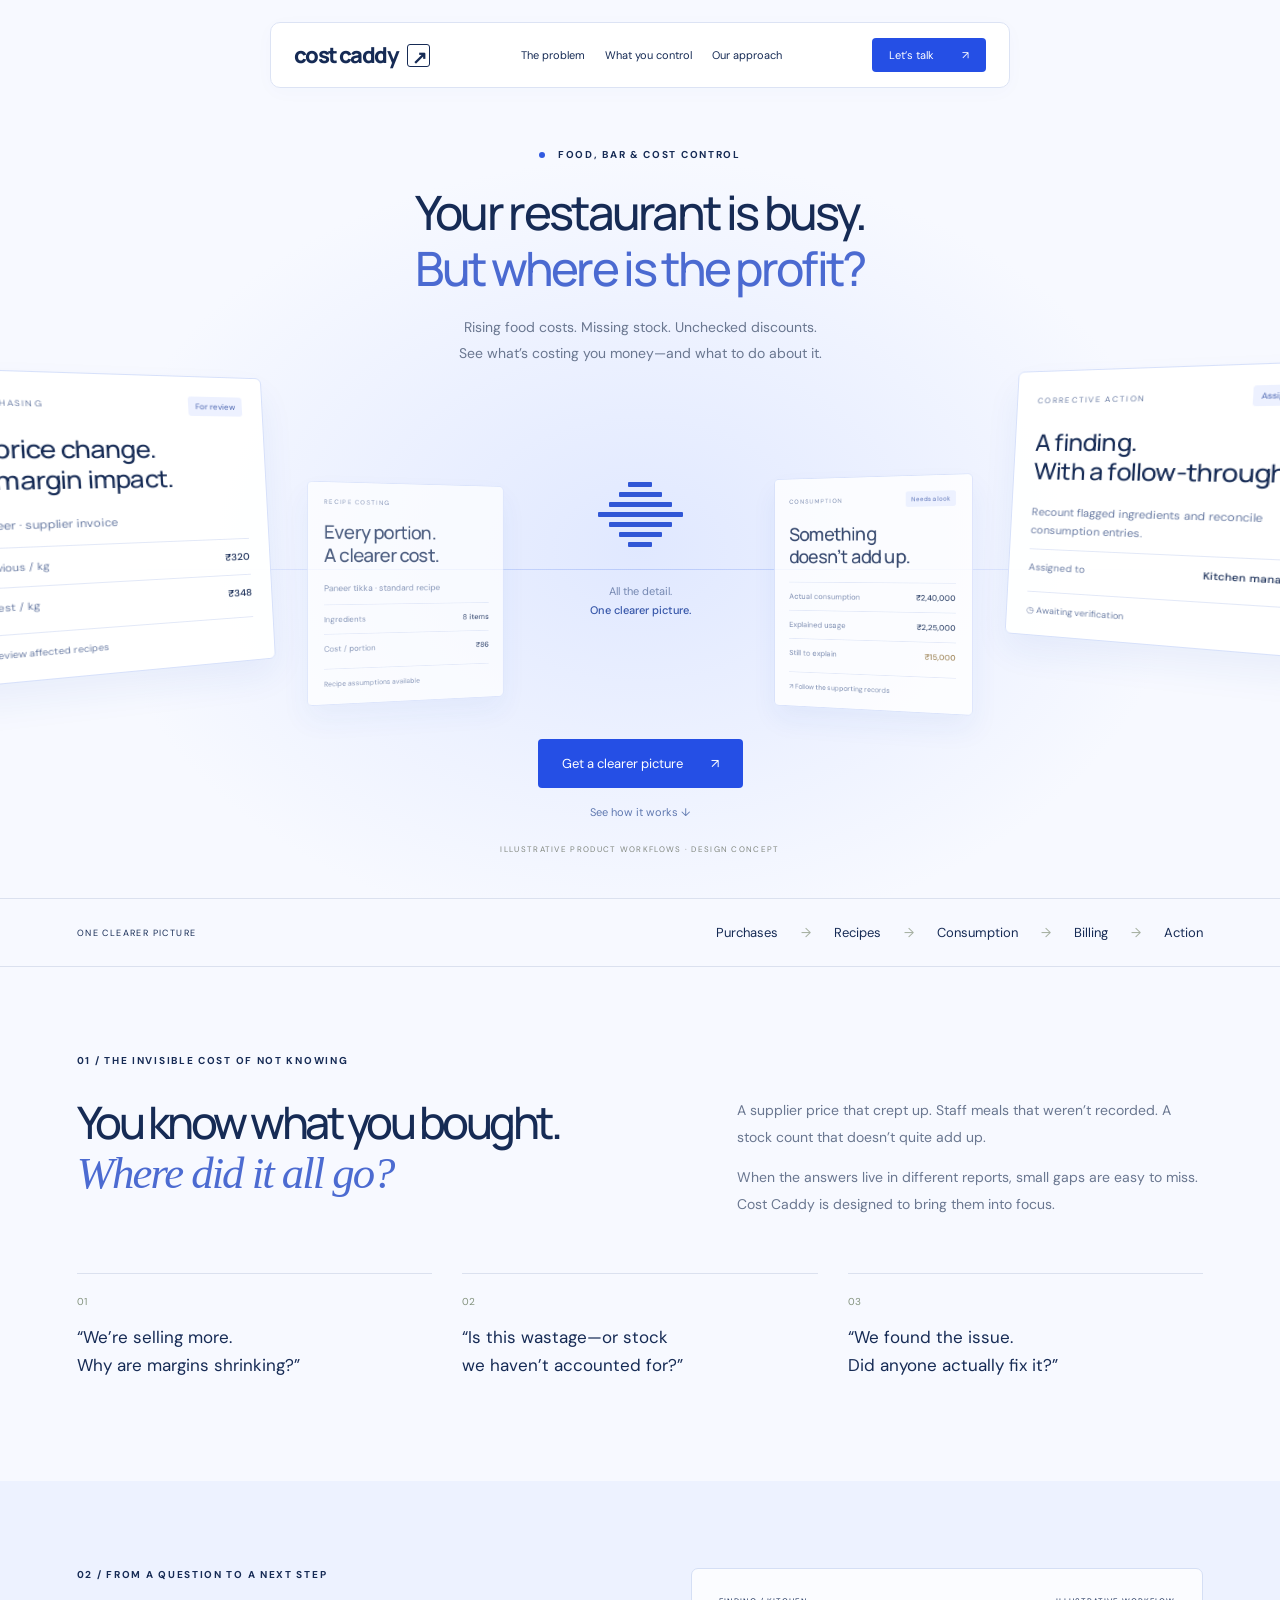
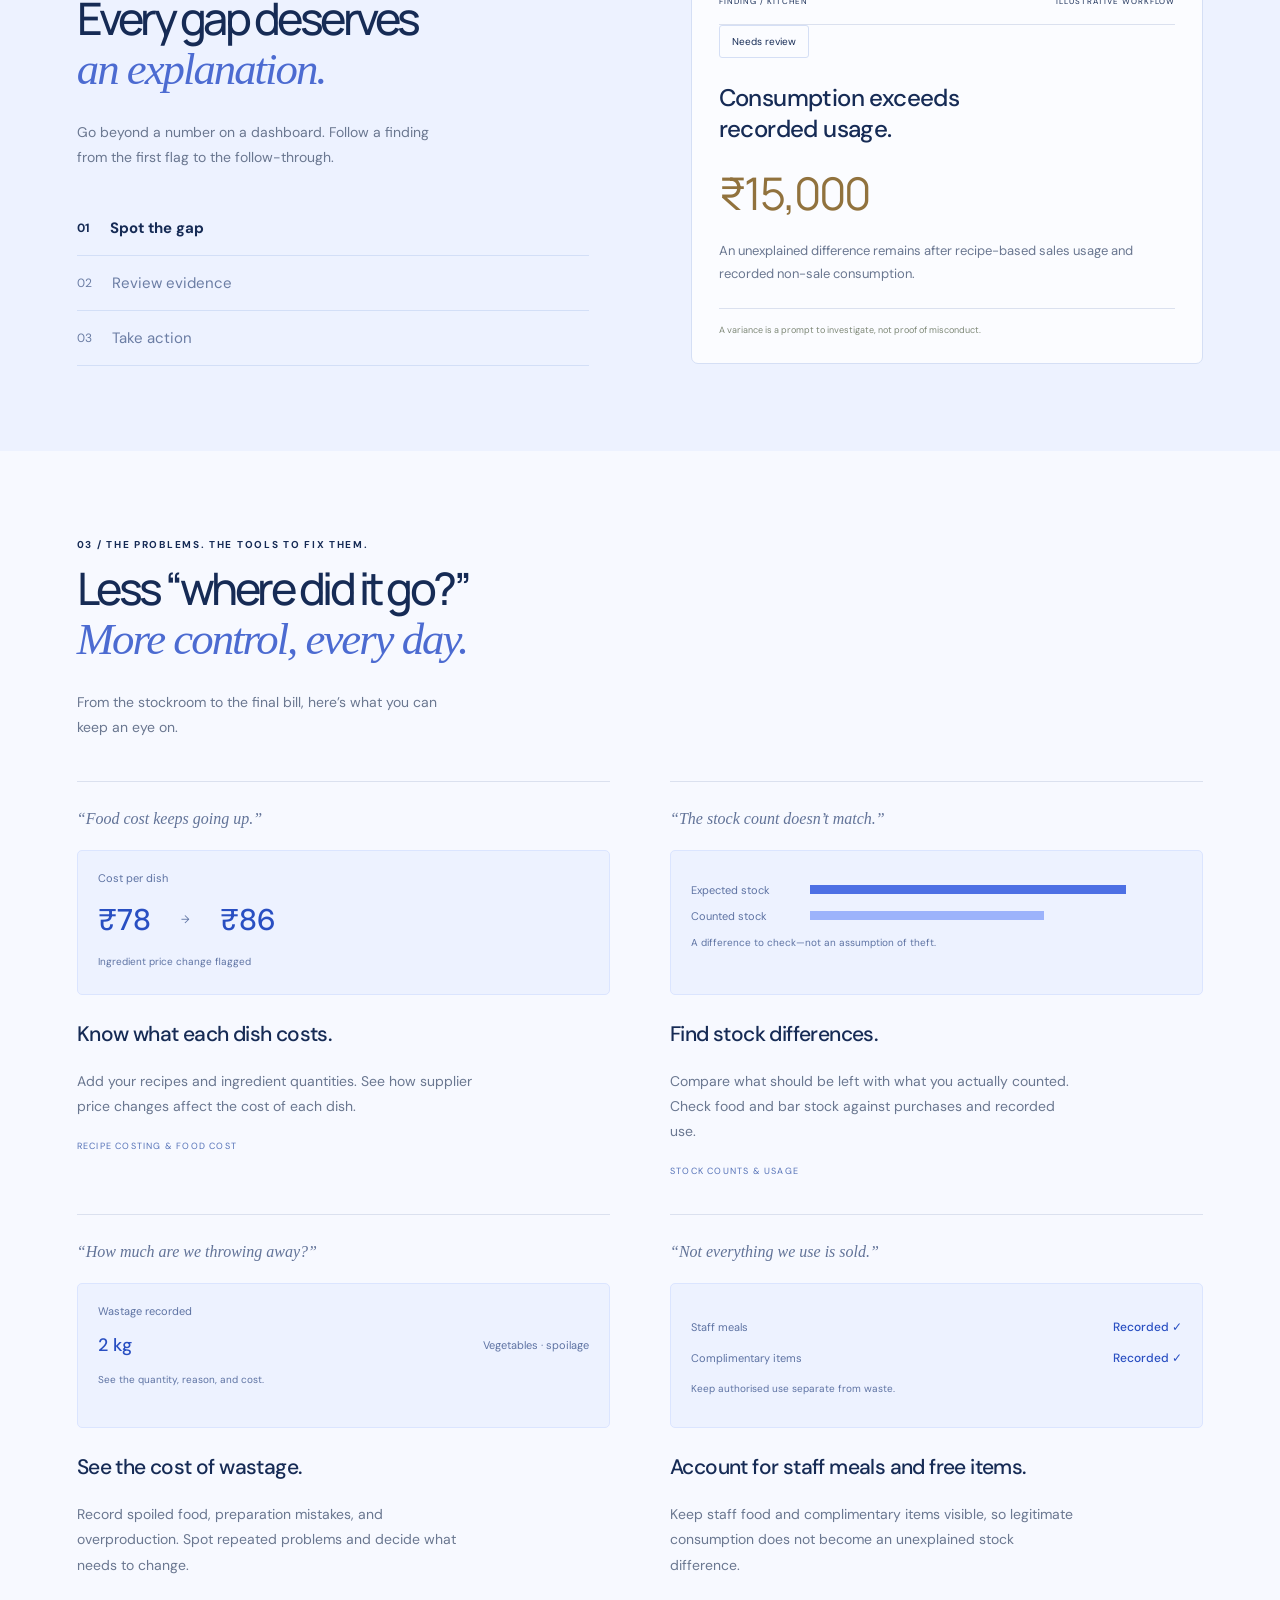
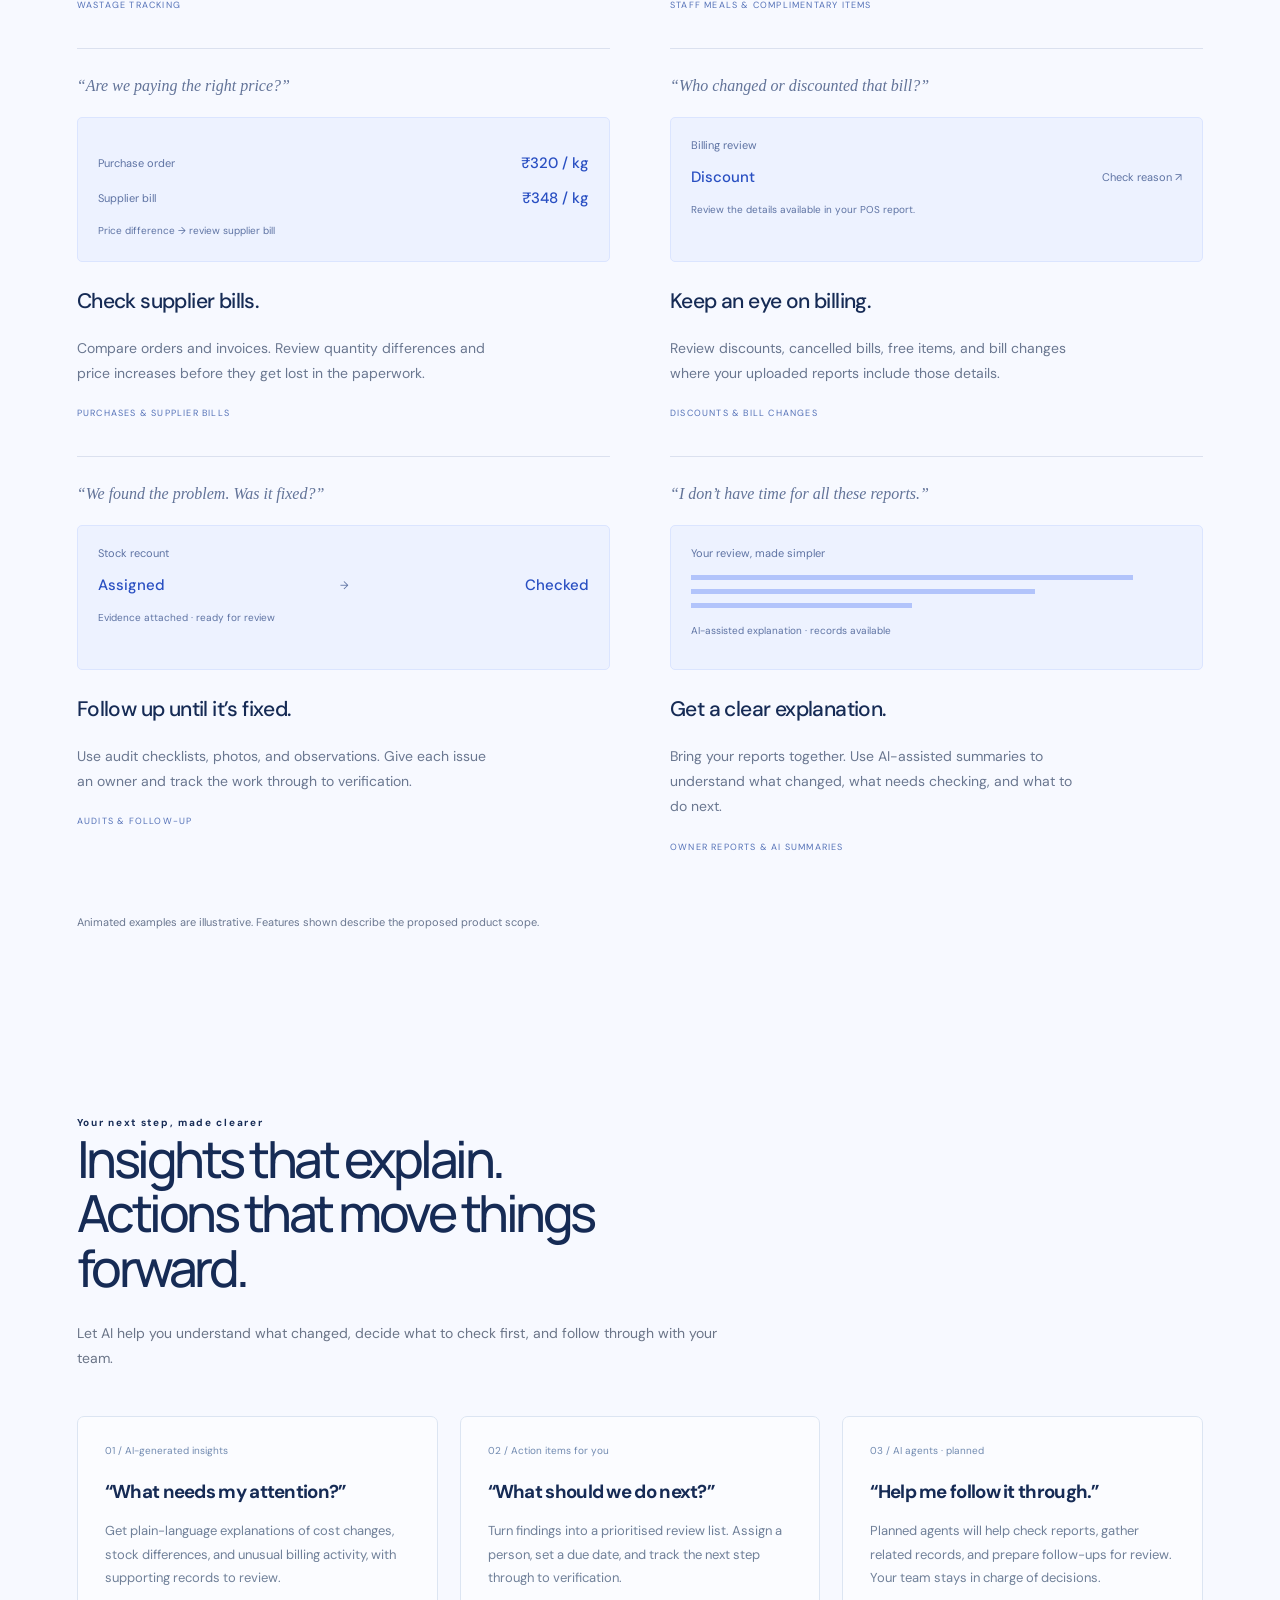
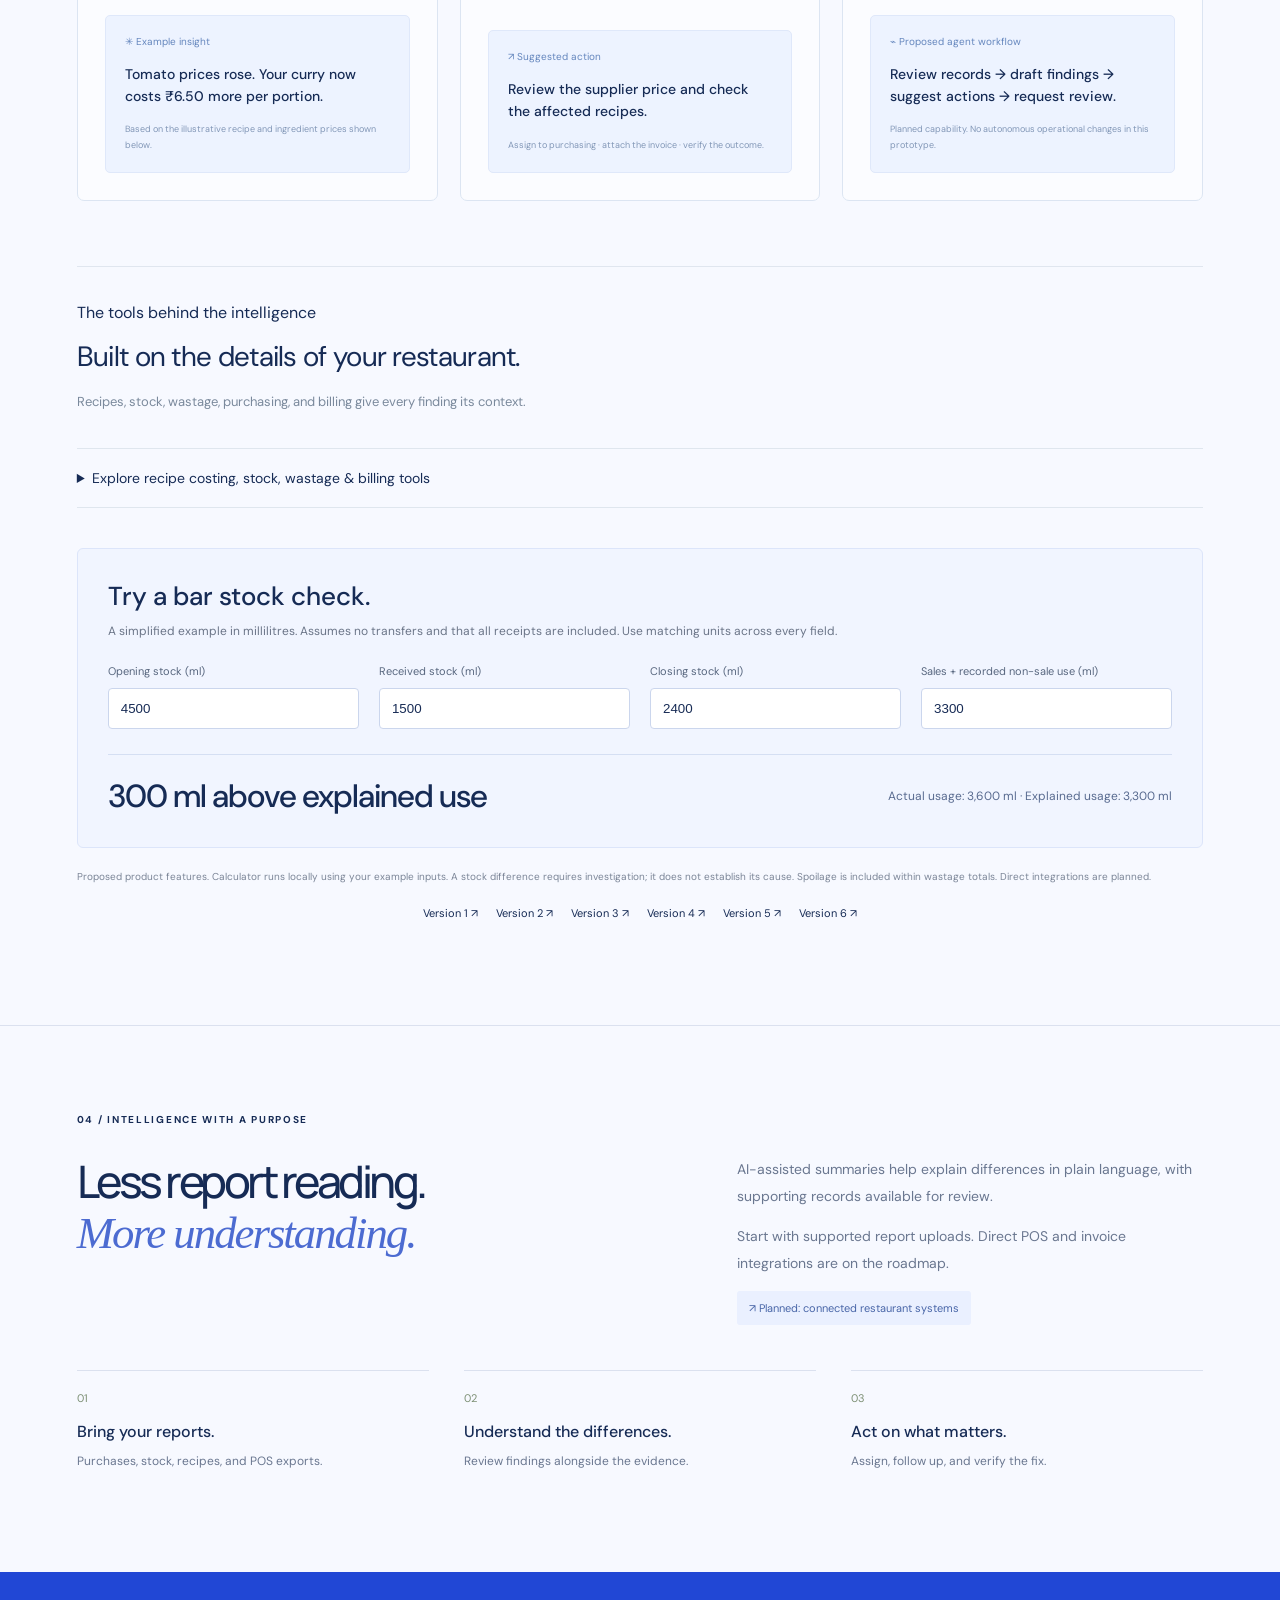
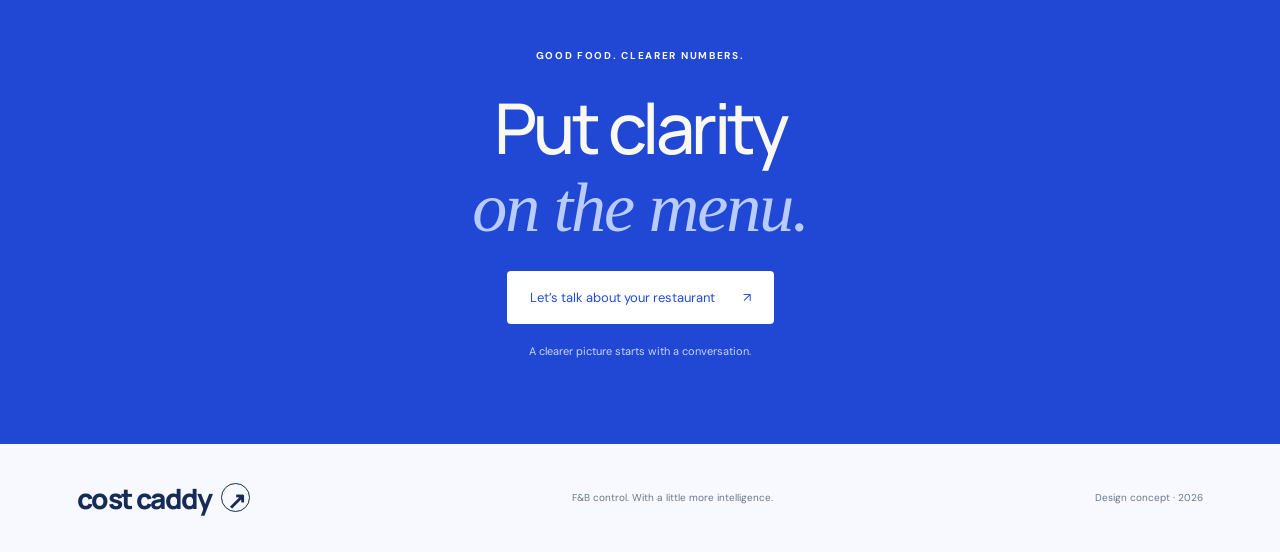
<file: design-concept/index.html>
<!doctype html>
<html lang="en"><head><meta charset="utf-8"><meta name="viewport" content="width=device-width,initial-scale=1"><title>Cost Caddy — Your restaurant’s costs, explained.</title><meta name="description" content="A design concept for AI-enabled food and beverage control."><link rel="stylesheet" href="style.css"><link rel="stylesheet" href="features.css?v=ai-1"></head><body>
<header><a class="brand" href="#">cost caddy<span>↗</span></a><nav aria-label="Main navigation"><a href="#problem">The problem</a><a href="#control">What you control</a><a href="#approach">Our approach</a></nav><button class="small" data-demo>Let’s talk <span>↗</span></button></header>
<main><section class="hero spatial-hero"><div class="hero-copy"><p class="eyebrow"><i></i> FOOD, BAR & COST CONTROL</p><h1>Your restaurant is busy.<br><span>But where is the profit?</span></h1><p class="intro">Rising food costs. Missing stock. Unchecked discounts.<br>See what’s costing you money—and what to do about it.</p></div><div class="operational-world" aria-label="Illustrative restaurant control records"><div class="world-line"></div><article class="orbit-card orbit-left"><div class="card-kicker">PURCHASING <span>For review</span></div><h3>A price change.<br>A margin impact.</h3><p>Paneer · supplier invoice</p><div class="mini-row"><span>Previous / kg</span><b>₹320</b></div><div class="mini-row"><span>Latest / kg</span><b>₹348</b></div><div class="card-bottom">↗ Review affected recipes</div></article><article class="orbit-card orbit-back"><div class="card-kicker">RECIPE COSTING</div><h3>Every portion.<br>A clearer cost.</h3><p>Paneer tikka · standard recipe</p><div class="mini-row"><span>Ingredients</span><b>8 items</b></div><div class="mini-row"><span>Cost / portion</span><b>₹86</b></div><div class="card-bottom">Recipe assumptions available</div></article><div class="world-centre"><div class="caddy-mark" aria-hidden="true"><span></span><span></span><span></span><span></span><span></span><span></span><span></span></div><p>All the detail.<br><strong>One clearer picture.</strong></p></div><article class="orbit-card orbit-right"><div class="card-kicker">CONSUMPTION <span>Needs a look</span></div><h3>Something<br>doesn’t add up.</h3><div class="mini-row"><span>Actual consumption</span><b>₹2,40,000</b></div><div class="mini-row"><span>Explained usage</span><b>₹2,25,000</b></div><div class="mini-row highlight"><span>Still to explain</span><b>₹15,000</b></div><div class="card-bottom">↗ Follow the supporting records</div></article><article class="orbit-card orbit-front"><div class="card-kicker">CORRECTIVE ACTION <span>Assigned</span></div><h3>A finding.<br>With a follow-through.</h3><p>Recount flagged ingredients and reconcile consumption entries.</p><div class="mini-row"><span>Assigned to</span><b>Kitchen manager</b></div><div class="card-bottom">◷ Awaiting verification</div></article></div><div class="hero-end"><button data-demo>Get a clearer picture <span>↗</span></button><a href="#story">See how it works ↓</a><p class="fine">ILLUSTRATIVE PRODUCT WORKFLOWS · DESIGN CONCEPT</p></div></section><div class="strip"><span>ONE CLEARER PICTURE</span><p>Purchases <b>→</b> Recipes <b>→</b> Consumption <b>→</b> Billing <b>→</b> Action</p></div>
<section id="problem" class="problem"><p class="eyebrow">01 / THE INVISIBLE COST OF NOT KNOWING</p><div class="two-col"><h2>You know what you bought.<br><em>Where did it all go?</em></h2><div><p>A supplier price that crept up. Staff meals that weren’t recorded. A stock count that doesn’t quite add up.</p><p>When the answers live in different reports, small gaps are easy to miss. Cost Caddy is designed to bring them into focus.</p></div></div><div class="questions"><p><span>01</span>“We’re selling more.<br>Why are margins shrinking?”</p><p><span>02</span>“Is this wastage—or stock<br>we haven’t accounted for?”</p><p><span>03</span>“We found the issue.<br>Did anyone actually fix it?”</p></div></section>
<section id="story" class="story"><div><p class="eyebrow">02 / FROM A QUESTION TO A NEXT STEP</p><h2>Every gap deserves<br><em>an explanation.</em></h2><p class="section-copy">Go beyond a number on a dashboard. Follow a finding from the first flag to the follow-through.</p><div class="tabs" role="tablist" aria-label="Example finding stages"><button role="tab" aria-selected="true" aria-controls="stage" id="tab-0" data-stage="0">01 <span>Spot the gap</span></button><button role="tab" aria-selected="false" aria-controls="stage" id="tab-1" data-stage="1">02 <span>Review evidence</span></button><button role="tab" aria-selected="false" aria-controls="stage" id="tab-2" data-stage="2">03 <span>Take action</span></button></div></div><div class="finding" id="stage" role="tabpanel" aria-labelledby="tab-0" tabindex="0"><div class="finding-head"><span>FINDING / KITCHEN</span><span>ILLUSTRATIVE WORKFLOW</span></div><div id="stage-content"></div><p class="finding-note">A variance is a prompt to investigate, not proof of misconduct.</p></div></section>
<section id="control" class="control"><p class="eyebrow">03 / THE PROBLEMS. THE TOOLS TO FIX THEM.</p><h2>Less “where did it go?”<br><em>More control, every day.</em></h2><p class="section-copy">From the stockroom to the final bill, here’s what you can keep an eye on.</p><div class="feature-grid">
<article><span class="problem-label">“Food cost keeps going up.”</span><div class="feature-demo price-demo"><span>Cost per dish</span><div><b>₹78</b><span>→</span><b>₹86</b></div><small>Ingredient price change flagged</small></div><h3>Know what each dish costs.</h3><p>Add your recipes and ingredient quantities. See how supplier price changes affect the cost of each dish.</p><span class="tag">RECIPE COSTING & FOOD COST</span></article>
<article><span class="problem-label">“The stock count doesn’t match.”</span><div class="feature-demo stock-demo"><div><span>Expected stock</span><i style="--bar:85%"></i></div><div><span>Counted stock</span><i style="--bar:63%"></i></div><small>A difference to check—not an assumption of theft.</small></div><h3>Find stock differences.</h3><p>Compare what should be left with what you actually counted. Check food and bar stock against purchases and recorded use.</p><span class="tag">STOCK COUNTS & USAGE</span></article>
<article><span class="problem-label">“How much are we throwing away?”</span><div class="feature-demo waste-demo"><span>Wastage recorded</span><div><b>2 kg</b><span>Vegetables · spoilage</span></div><small>See the quantity, reason, and cost.</small></div><h3>See the cost of wastage.</h3><p>Record spoiled food, preparation mistakes, and overproduction. Spot repeated problems and decide what needs to change.</p><span class="tag">WASTAGE TRACKING</span></article>
<article><span class="problem-label">“Not everything we use is sold.”</span><div class="feature-demo meals-demo"><div><span>Staff meals</span><b>Recorded ✓</b></div><div><span>Complimentary items</span><b>Recorded ✓</b></div><small>Keep authorised use separate from waste.</small></div><h3>Account for staff meals and free items.</h3><p>Keep staff food and complimentary items visible, so legitimate consumption does not become an unexplained stock difference.</p><span class="tag">STAFF MEALS & COMPLIMENTARY ITEMS</span></article>
<article><span class="problem-label">“Are we paying the right price?”</span><div class="feature-demo invoice-demo"><div><span>Purchase order</span><b>₹320 / kg</b></div><div><span>Supplier bill</span><b>₹348 / kg</b></div><small>Price difference → review supplier bill</small></div><h3>Check supplier bills.</h3><p>Compare orders and invoices. Review quantity differences and price increases before they get lost in the paperwork.</p><span class="tag">PURCHASES & SUPPLIER BILLS</span></article>
<article><span class="problem-label">“Who changed or discounted that bill?”</span><div class="feature-demo bill-demo"><span>Billing review</span><div><b>Discount</b><span>Check reason ↗</span></div><small>Review the details available in your POS report.</small></div><h3>Keep an eye on billing.</h3><p>Review discounts, cancelled bills, free items, and bill changes where your uploaded reports include those details.</p><span class="tag">DISCOUNTS & BILL CHANGES</span></article>
<article><span class="problem-label">“We found the problem. Was it fixed?”</span><div class="feature-demo action-demo"><span>Stock recount</span><div><b>Assigned</b><span>→</span><b>Checked</b></div><small>Evidence attached · ready for review</small></div><h3>Follow up until it’s fixed.</h3><p>Use audit checklists, photos, and observations. Give each issue an owner and track the work through to verification.</p><span class="tag">AUDITS & FOLLOW-UP</span></article>
<article><span class="problem-label">“I don’t have time for all these reports.”</span><div class="feature-demo summary-demo"><span>Your review, made simpler</span><div class="summary-lines"><i></i><i></i><i></i></div><small>AI-assisted explanation · records available</small></div><h3>Get a clear explanation.</h3><p>Bring your reports together. Use AI-assisted summaries to understand what changed, what needs checking, and what to do next.</p><span class="tag">OWNER REPORTS & AI SUMMARIES</span></article>
</div><p class="example-note">Animated examples are illustrative. Features shown describe the proposed product scope.</p></section><section class="product-features" id="features" data-product-features></section><section id="approach" class="approach"><p class="eyebrow">04 / INTELLIGENCE WITH A PURPOSE</p><div class="two-col"><h2>Less report reading.<br><em>More understanding.</em></h2><div><p>AI-assisted summaries help explain differences in plain language, with supporting records available for review.</p><p class="muted">Start with supported report uploads. Direct POS and invoice integrations are on the roadmap.</p><span class="roadmap">↗ Planned: connected restaurant systems</span></div></div><div class="steps"><p><b>01</b><strong>Bring your reports.</strong><span>Purchases, stock, recipes, and POS exports.</span></p><p><b>02</b><strong>Understand the differences.</strong><span>Review findings alongside the evidence.</span></p><p><b>03</b><strong>Act on what matters.</strong><span>Assign, follow up, and verify the fix.</span></p></div></section>
<section class="closing"><p class="eyebrow">GOOD FOOD. CLEARER NUMBERS.</p><h2>Put clarity<br><em>on the menu.</em></h2><button data-demo>Let’s talk about your restaurant <span>↗</span></button><p>A clearer picture starts with a conversation.</p></section></main><footer><a class="brand" href="#">cost caddy<span>↗</span></a><p>F&B control. With a little more intelligence.</p><span>Design concept · 2026</span></footer>
<dialog id="demo"><button class="close" aria-label="Close dialog">×</button><p class="eyebrow">LET’S TALK</p><h2>A clearer picture<br>starts here.</h2><p>This is a design prototype. Demo enquiries are not connected yet.</p><button id="copy">Copy enquiry checklist ↗</button><p id="copy-status" aria-live="polite">For the demo: restaurant name, outlet count, current POS, and your biggest cost-control question.</p></dialog><script src="script.js"></script><script src="features.js"></script><script src="feature-visuals.js"></script><script src="ai-priorities.js"></script></body></html>
</file>
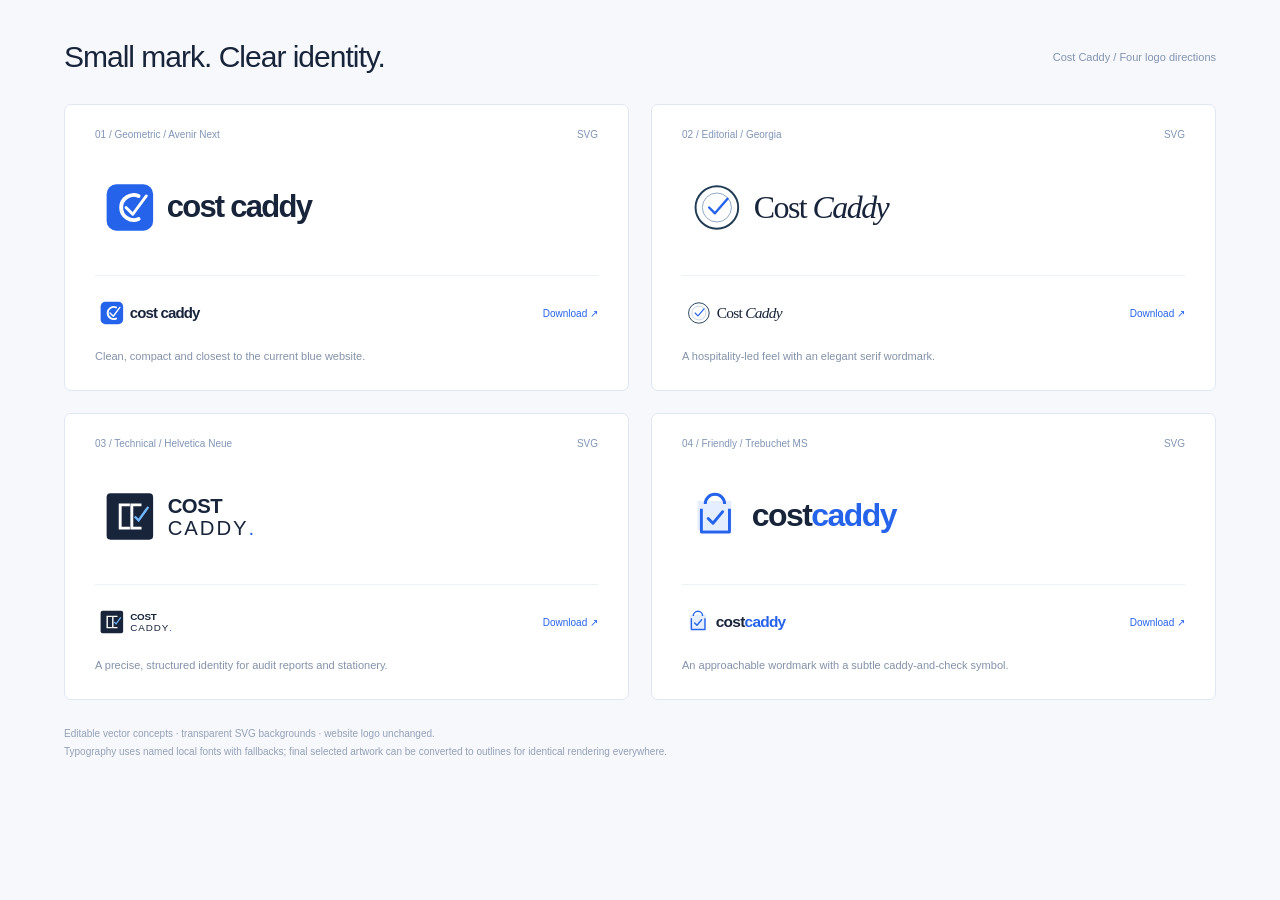
<file: design-concept/logos/index.html>
<!doctype html><html><head><meta charset="utf-8"><meta name="viewport" content="width=device-width,initial-scale=1"><title>Cost Caddy / Logo directions</title><style>*{box-sizing:border-box}body{margin:0;background:#f6f8fc;color:#17243a;font-family:Arial,sans-serif;padding:40px 5%}header{display:flex;justify-content:space-between;align-items:end;margin-bottom:30px}h1{font-weight:400;font-size:30px;letter-spacing:-1px;margin:0}header p{font-size:11px;color:#8293af}.grid{display:grid;grid-template-columns:1fr 1fr;gap:22px}.card{border:1px solid #e0e7f2;background:#fff;border-radius:7px;padding:24px 30px}.meta{font-size:10px;color:#8095b5;display:flex;justify-content:space-between}.main{width:100%;height:135px;display:flex;align-items:center}.main img{width:310px;max-width:100%}.small{display:flex;justify-content:space-between;align-items:center;border-top:1px solid #edf1f8;padding-top:17px}.small img{width:150px}.small a{font-size:10px;color:#2563eb;text-decoration:none}.description{font-size:11px;color:#8392a8;line-height:1.6;margin:15px 0 0}footer{font-size:10px;color:#94a1b7;line-height:1.8;margin-top:25px}@media(max-width:650px){.grid{grid-template-columns:1fr}header{display:block}.card{padding:20px}}</style></head><body><header><h1>Small mark. Clear identity.</h1><p>Cost Caddy / Four logo directions</p></header><div class="grid"><article class="card"><div class="meta"><span>01 / Geometric / Avenir Next</span><span>SVG</span></div><div class="main"><img src="01-geometric.svg" alt="Cost Caddy logo option 1"></div><div class="small"><img src="01-geometric.svg" alt="Small size preview"><a href="01-geometric.svg" download>Download ↗</a></div><p class="description">Clean, compact and closest to the current blue website.</p></article><article class="card"><div class="meta"><span>02 / Editorial / Georgia</span><span>SVG</span></div><div class="main"><img src="02-editorial.svg" alt="Cost Caddy logo option 2"></div><div class="small"><img src="02-editorial.svg" alt="Small size preview"><a href="02-editorial.svg" download>Download ↗</a></div><p class="description">A hospitality-led feel with an elegant serif wordmark.</p></article><article class="card"><div class="meta"><span>03 / Technical / Helvetica Neue</span><span>SVG</span></div><div class="main"><img src="03-monogram.svg" alt="Cost Caddy logo option 3"></div><div class="small"><img src="03-monogram.svg" alt="Small size preview"><a href="03-monogram.svg" download>Download ↗</a></div><p class="description">A precise, structured identity for audit reports and stationery.</p></article><article class="card"><div class="meta"><span>04 / Friendly / Trebuchet MS</span><span>SVG</span></div><div class="main"><img src="04-rounded.svg" alt="Cost Caddy logo option 4"></div><div class="small"><img src="04-rounded.svg" alt="Small size preview"><a href="04-rounded.svg" download>Download ↗</a></div><p class="description">An approachable wordmark with a subtle caddy-and-check symbol.</p></article></div><footer>Editable vector concepts · transparent SVG backgrounds · website logo unchanged.<br>Typography uses named local fonts with fallbacks; final selected artwork can be converted to outlines for identical rendering everywhere.</footer></body></html>
</file>
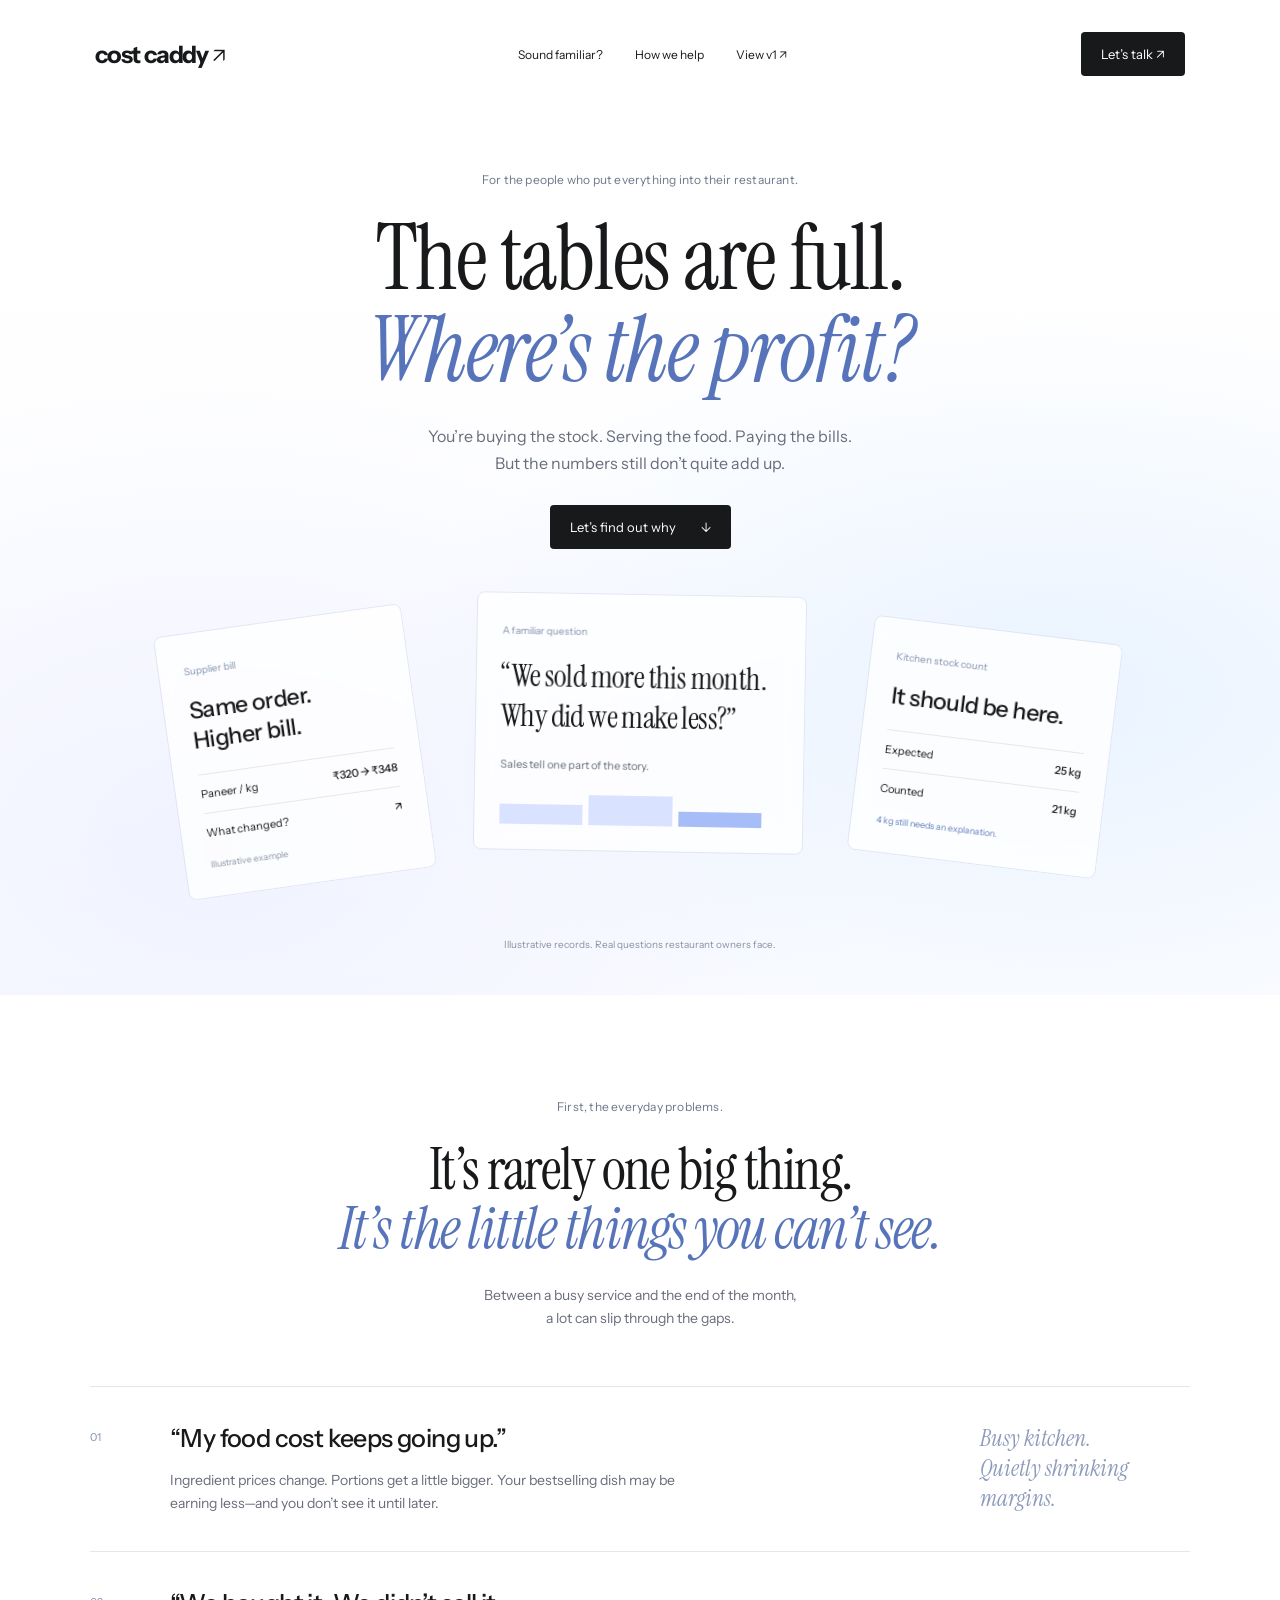
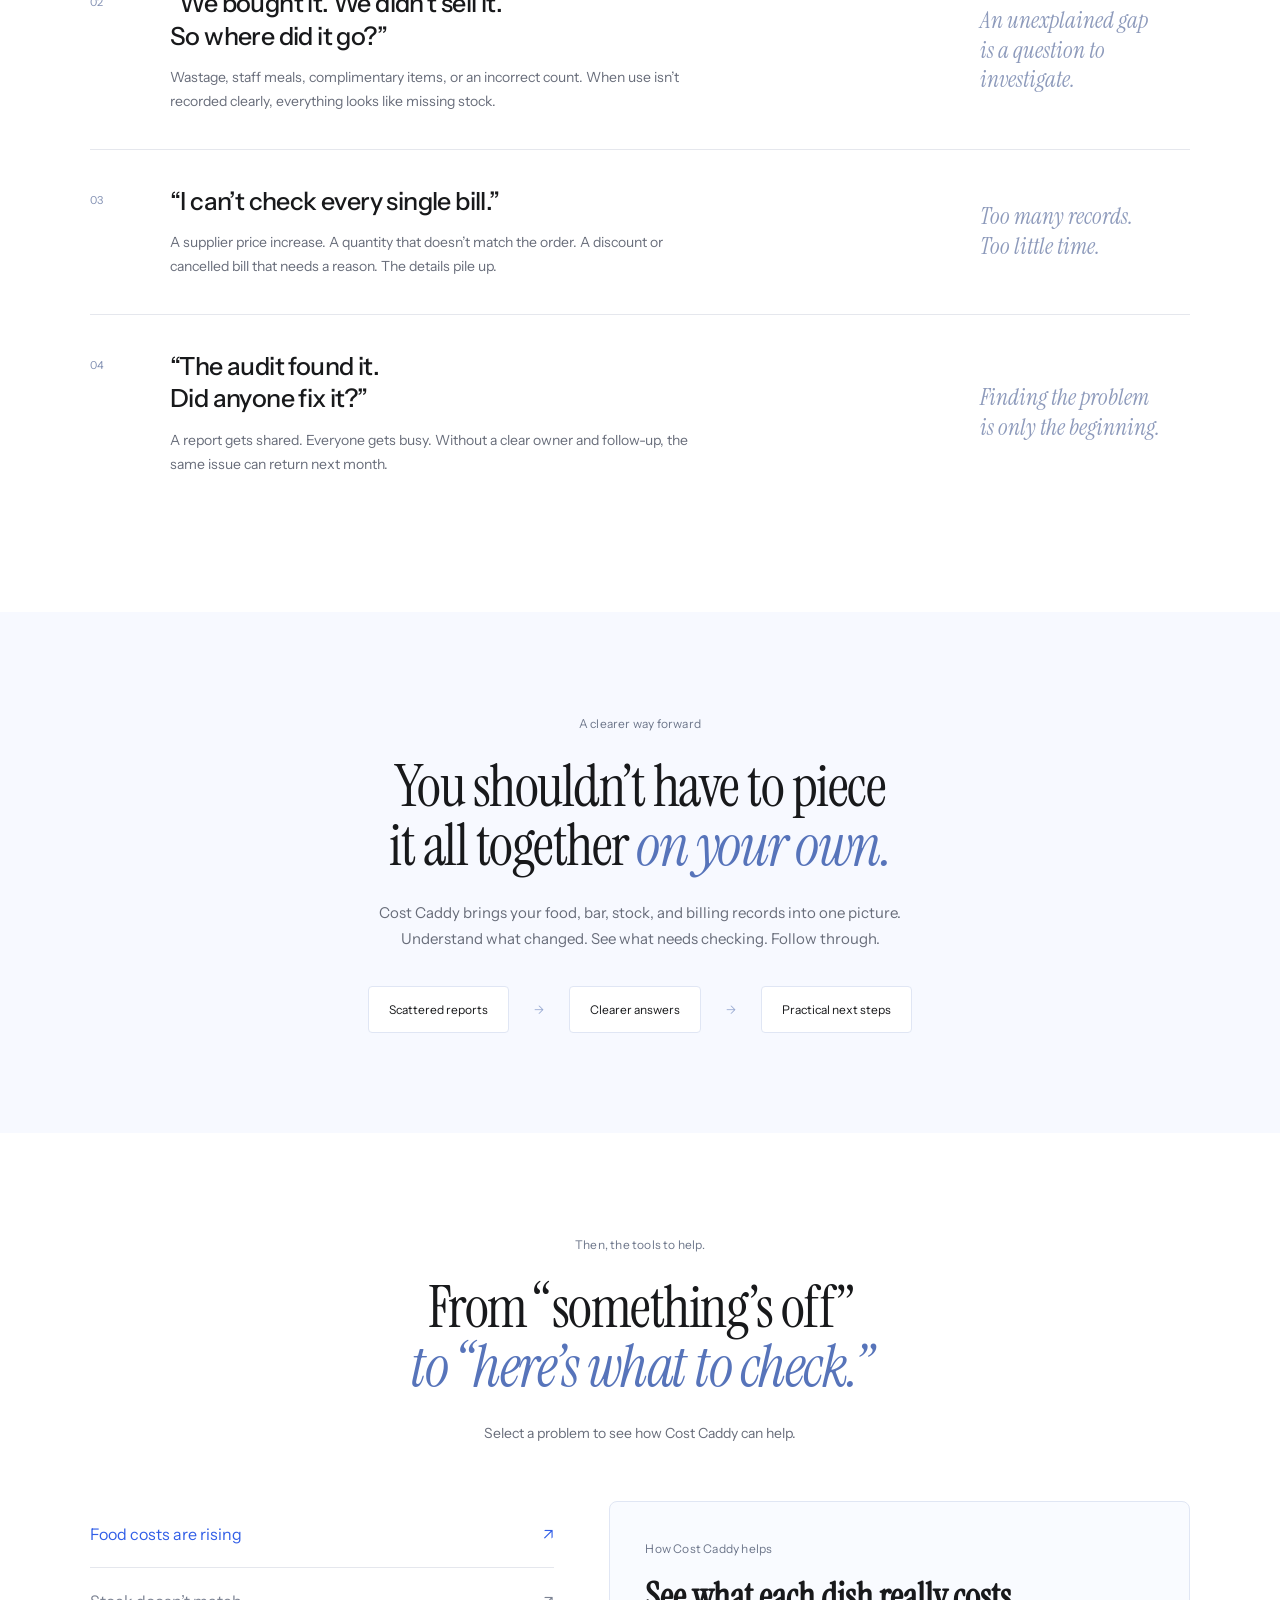
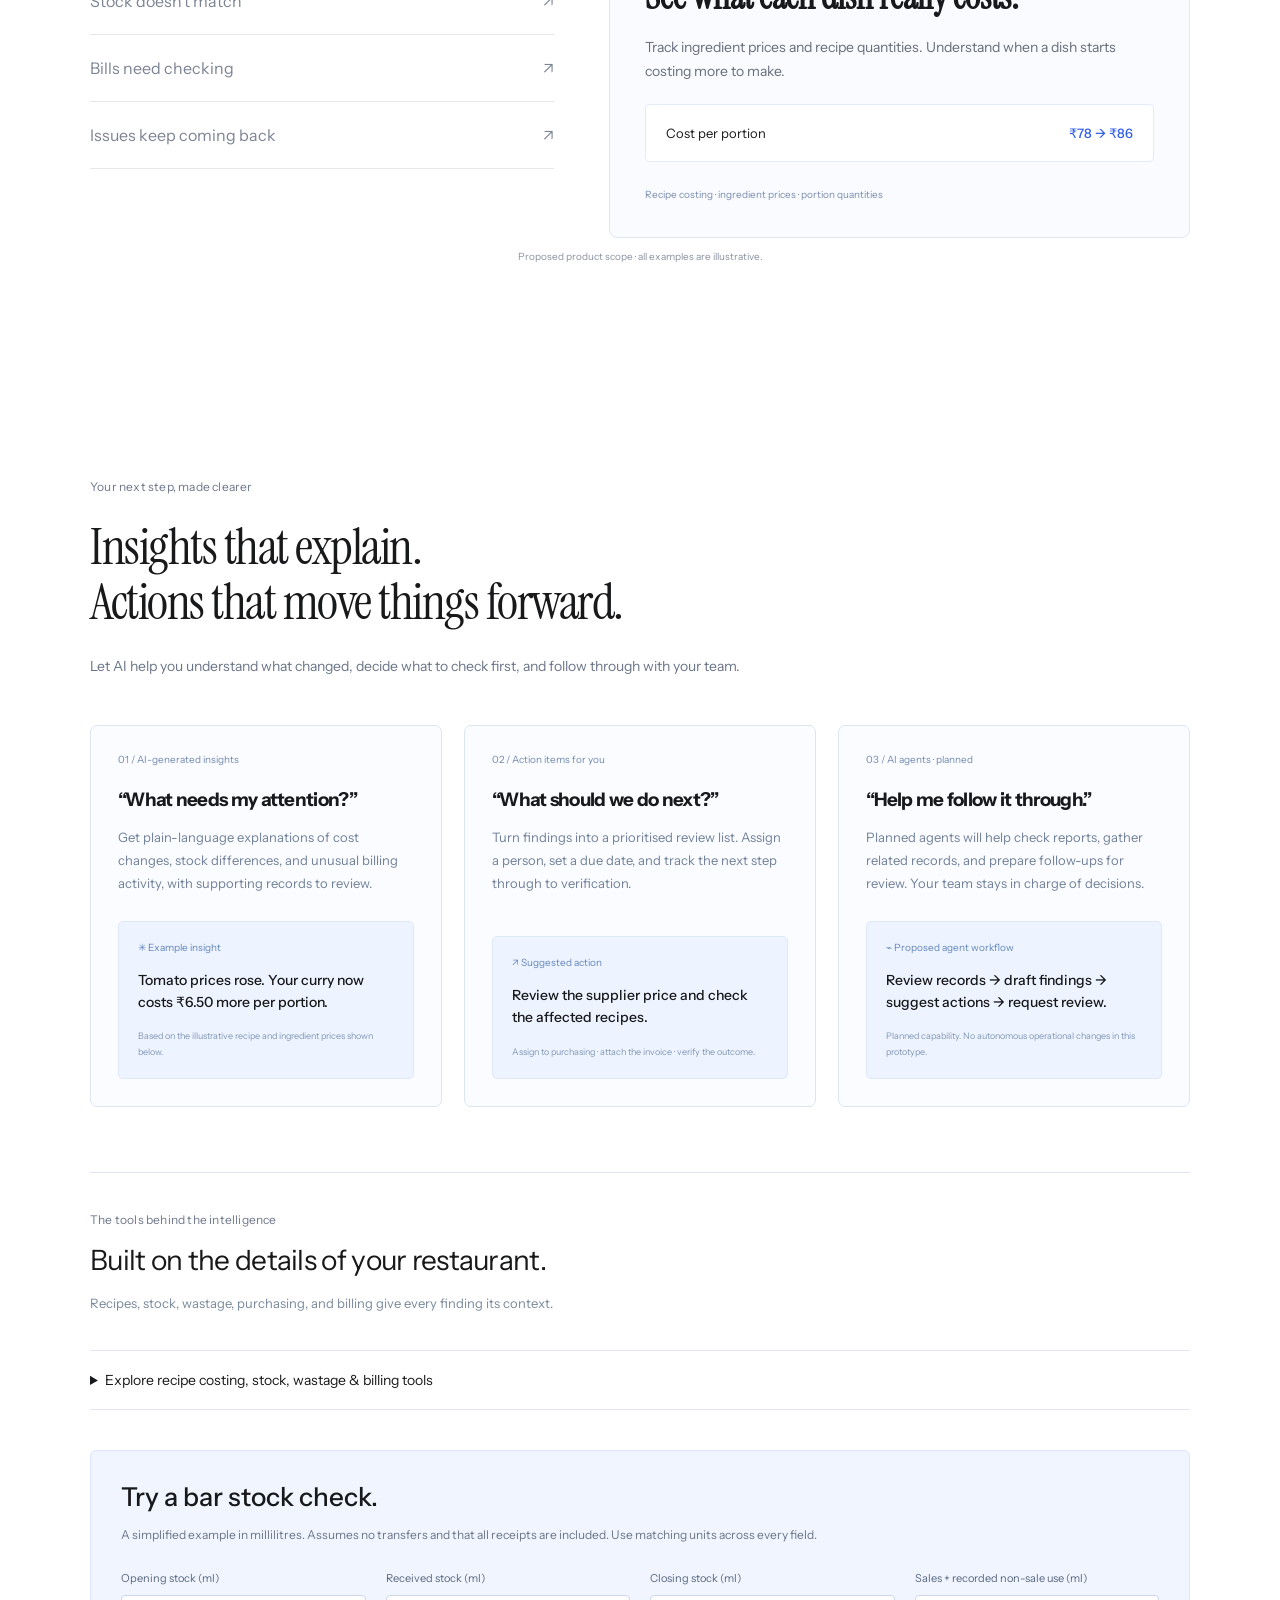
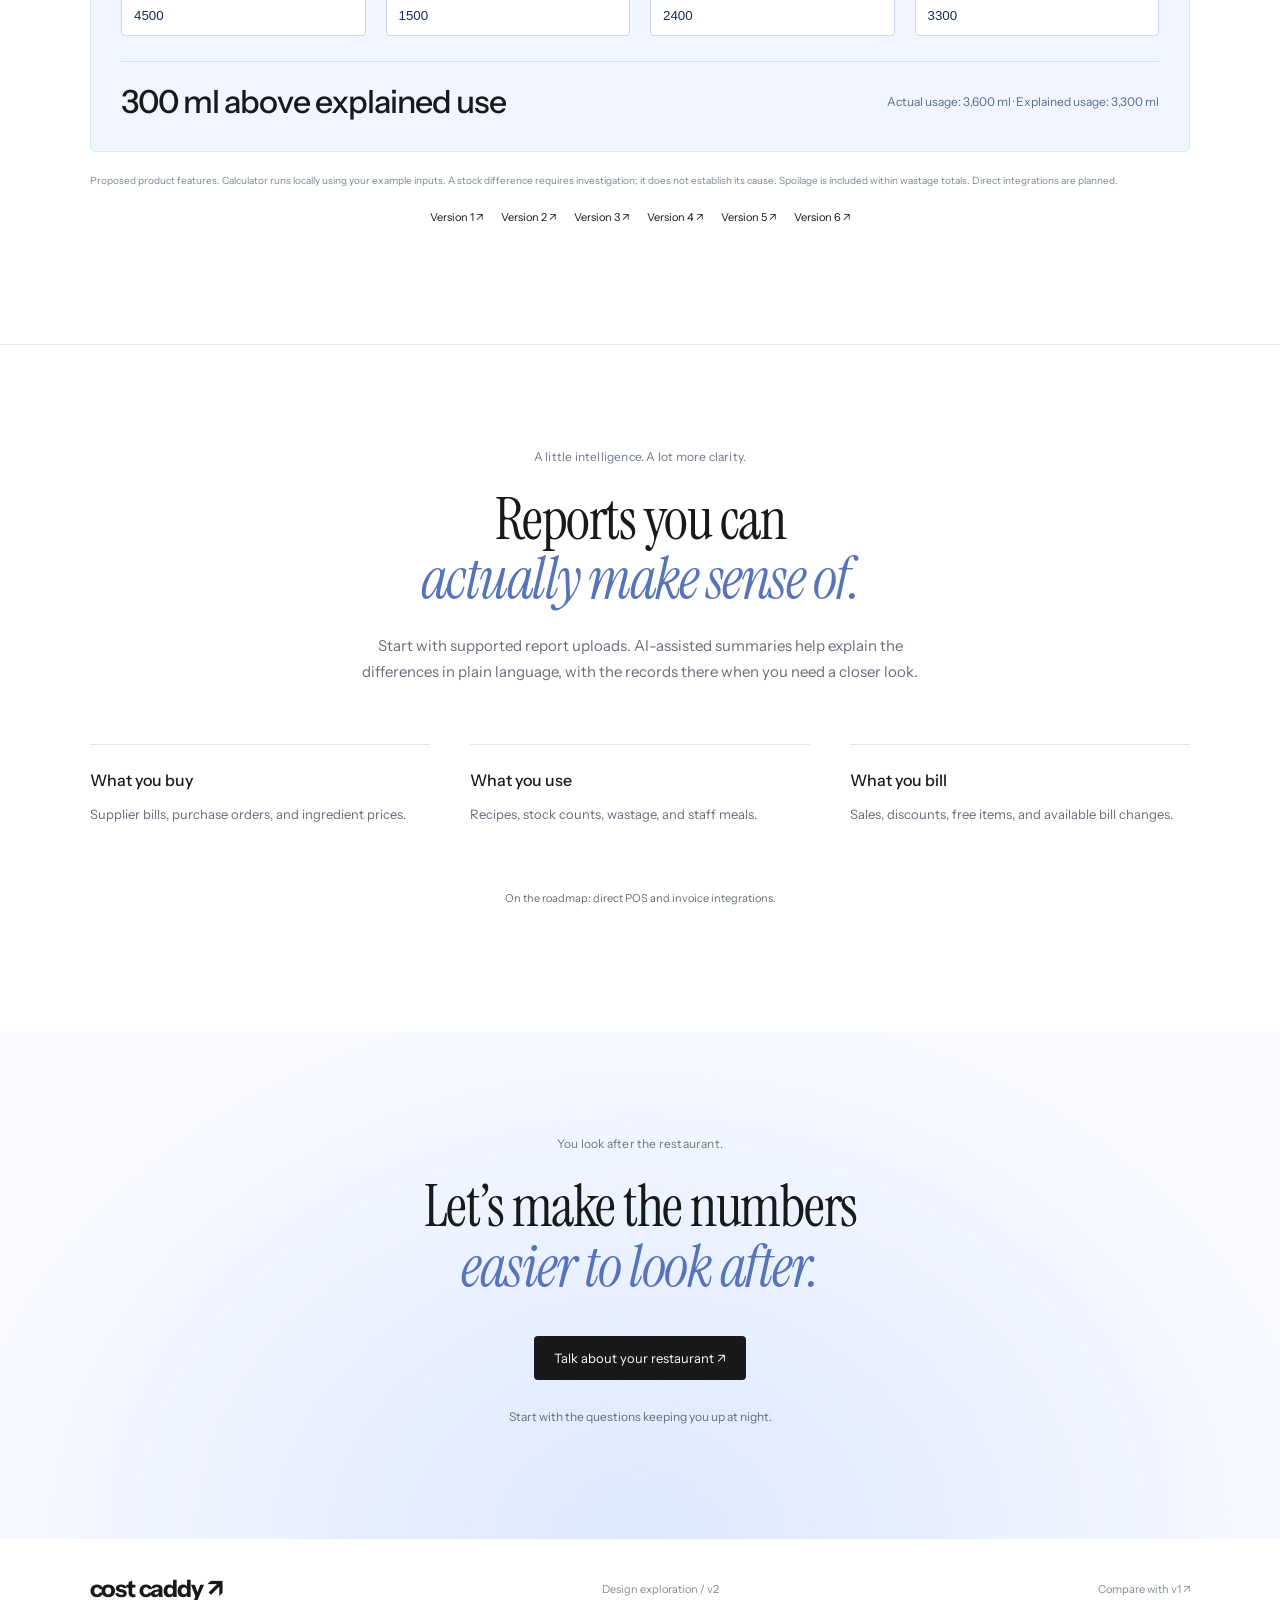
<file: design-concept/v2/index.html>
<!doctype html><html lang="en"><head><meta charset="utf-8"><meta name="viewport" content="width=device-width,initial-scale=1"><title>Cost Caddy — Busy tables. Missing profits?</title><meta name="description" content="Understand the everyday problems behind rising food costs and unexplained stock differences."><link rel="stylesheet" href="style.css"><link rel="stylesheet" href="../features.css?v=ai-1"></head><body><header><a class="logo" href="#">cost caddy <span>↗</span></a><nav><a href="#problems">Sound familiar?</a><a href="#solutions">How we help</a><a href="../">View v1 ↗</a></nav><button data-demo>Let’s talk ↗</button></header><main><section class="hero"><span class="label">For the people who put everything into their restaurant.</span><h1>The tables are full.<br><em>Where’s the profit?</em></h1><p>You’re buying the stock. Serving the food. Paying the bills.<br>But the numbers still don’t quite add up.</p><a class="button" href="#problems">Let’s find out why <span>↓</span></a><div class="paper-scene" aria-label="Illustrative everyday restaurant questions"><div class="receipt paper"><span>Supplier bill</span><h3>Same order.<br>Higher bill.</h3><div>Paneer / kg <b>₹320 → ₹348</b></div><div>What changed? <b>↗</b></div><small>Illustrative example</small></div><div class="message paper"><span>A familiar question</span><h3>“We sold more this month.<br>Why did we make less?”</h3><p>Sales tell one part of the story.</p><div class="lines"><i></i><i></i><i></i></div></div><div class="stock paper"><span>Kitchen stock count</span><h3>It should be here.</h3><div>Expected <b>25 kg</b></div><div>Counted <b>21 kg</b></div><small>4 kg still needs an explanation.</small></div></div><p class="caption">Illustrative records. Real questions restaurant owners face.</p></section><section id="problems" class="problems"><div class="section-heading"><span class="label">First, the everyday problems.</span><h2>It’s rarely one big thing.<br><em>It’s the little things you can’t see.</em></h2><p>Between a busy service and the end of the month,<br>a lot can slip through the gaps.</p></div><div class="problem-list"><article><span class="number">01</span><div><h3>“My food cost keeps going up.”</h3><p>Ingredient prices change. Portions get a little bigger. Your bestselling dish may be earning less—and you don’t see it until later.</p></div><span class="side-note">Busy kitchen.<br>Quietly shrinking margins.</span></article><article><span class="number">02</span><div><h3>“We bought it. We didn’t sell it.<br>So where did it go?”</h3><p>Wastage, staff meals, complimentary items, or an incorrect count. When use isn’t recorded clearly, everything looks like missing stock.</p></div><span class="side-note">An unexplained gap<br>is a question to investigate.</span></article><article><span class="number">03</span><div><h3>“I can’t check every single bill.”</h3><p>A supplier price increase. A quantity that doesn’t match the order. A discount or cancelled bill that needs a reason. The details pile up.</p></div><span class="side-note">Too many records.<br>Too little time.</span></article><article><span class="number">04</span><div><h3>“The audit found it.<br>Did anyone fix it?”</h3><p>A report gets shared. Everyone gets busy. Without a clear owner and follow-up, the same issue can return next month.</p></div><span class="side-note">Finding the problem<br>is only the beginning.</span></article></div></section><section class="bridge"><span class="label">A clearer way forward</span><h2>You shouldn’t have to piece<br>it all together <em>on your own.</em></h2><p>Cost Caddy brings your food, bar, stock, and billing records into one picture.<br>Understand what changed. See what needs checking. Follow through.</p><div class="flow"><span>Scattered reports</span><b>→</b><span>Clearer answers</span><b>→</b><span>Practical next steps</span></div></section><section id="solutions" class="solutions"><div class="section-heading"><span class="label">Then, the tools to help.</span><h2>From “something’s off”<br><em>to “here’s what to check.”</em></h2><p>Select a problem to see how Cost Caddy can help.</p></div><div class="explorer"><div class="choices" role="tablist" aria-label="Restaurant problems"><button role="tab" id="choice-0" aria-controls="answer" aria-selected="true" data-choice="0">Food costs are rising <span>↗</span></button><button role="tab" id="choice-1" aria-controls="answer" aria-selected="false" data-choice="1">Stock doesn’t match <span>↗</span></button><button role="tab" id="choice-2" aria-controls="answer" aria-selected="false" data-choice="2">Bills need checking <span>↗</span></button><button role="tab" id="choice-3" aria-controls="answer" aria-selected="false" data-choice="3">Issues keep coming back <span>↗</span></button></div><div class="answer" id="answer" role="tabpanel" aria-labelledby="choice-0" tabindex="0"></div></div><p class="caption">Proposed product scope · all examples are illustrative.</p></section><section class="product-features" id="features" data-product-features></section><section class="simple"><span class="label">A little intelligence. A lot more clarity.</span><h2>Reports you can<br><em>actually make sense of.</em></h2><p>Start with supported report uploads. AI-assisted summaries help explain the differences in plain language, with the records there when you need a closer look.</p><div class="detail-grid"><div><b>What you buy</b><p>Supplier bills, purchase orders, and ingredient prices.</p></div><div><b>What you use</b><p>Recipes, stock counts, wastage, and staff meals.</p></div><div><b>What you bill</b><p>Sales, discounts, free items, and available bill changes.</p></div></div><p class="roadmap">On the roadmap: direct POS and invoice integrations.</p></section><section class="closing"><span class="label">You look after the restaurant.</span><h2>Let’s make the numbers<br><em>easier to look after.</em></h2><button data-demo>Talk about your restaurant ↗</button><p>Start with the questions keeping you up at night.</p></section></main><footer><a class="logo" href="#">cost caddy ↗</a><span>Design exploration / v2</span><a href="../">Compare with v1 ↗</a></footer><dialog><button class="close" aria-label="Close">×</button><span class="label">Let’s talk</span><h2>Start with<br><em>your biggest question.</em></h2><p>This design prototype isn’t connected to a demo enquiry service yet.</p><p>For a conversation, prepare your restaurant name, outlet count, current POS, and the cost problem you most want to understand.</p></dialog><script src="script.js"></script><script src="../features.js"></script><script src="../feature-visuals.js"></script><script src="../ai-priorities.js"></script></body></html>
</file>
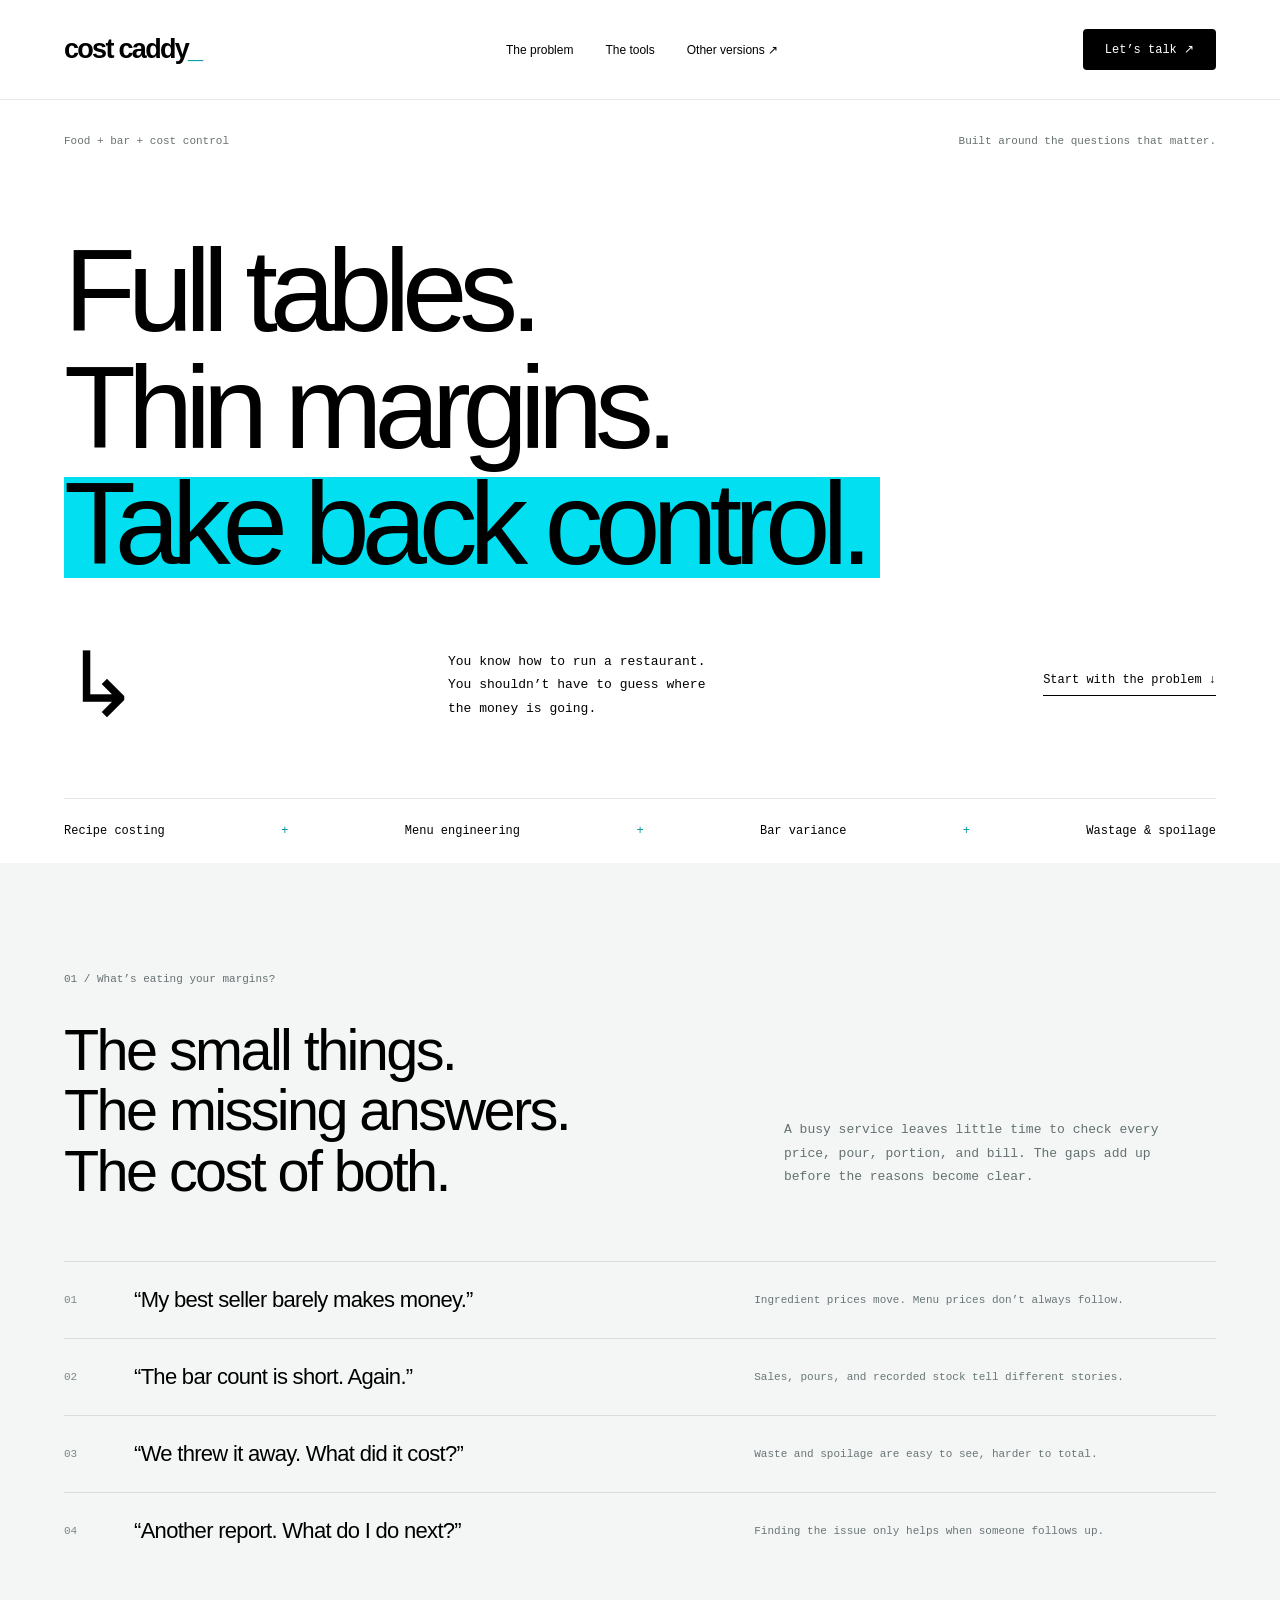
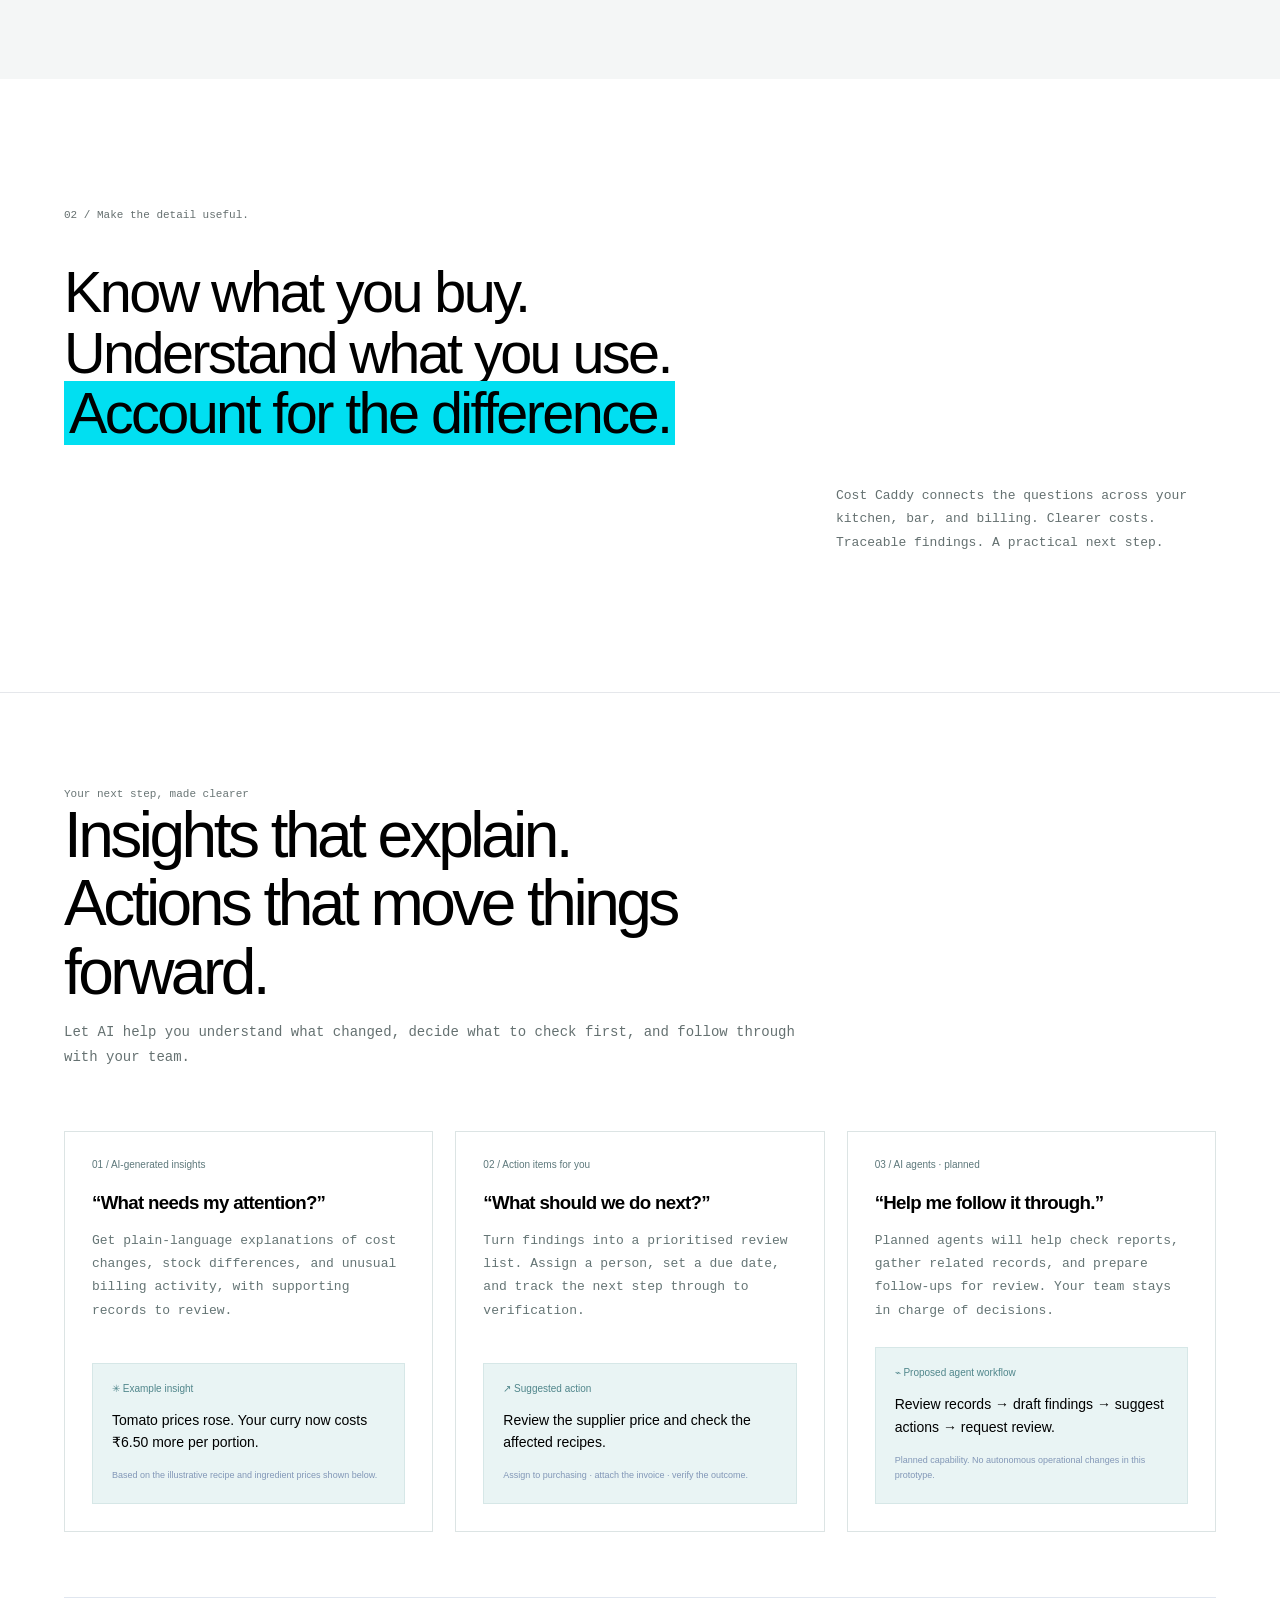
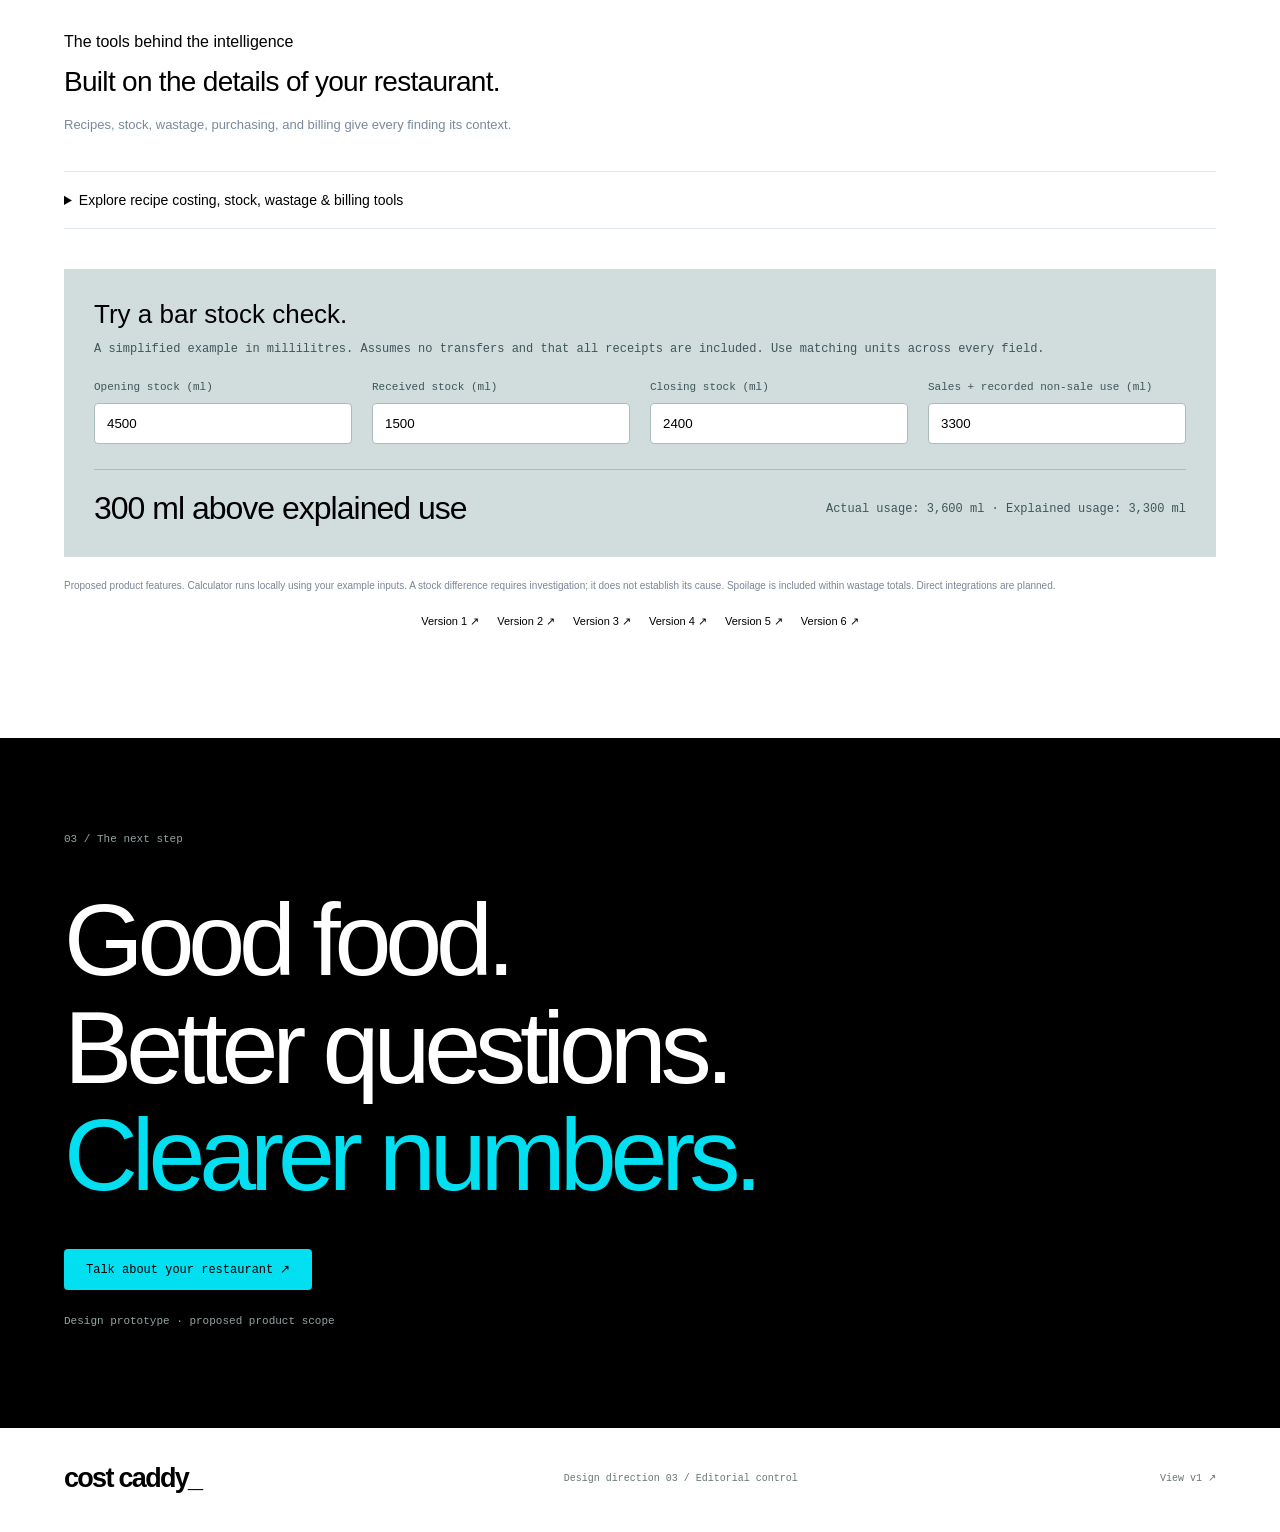
<file: design-concept/v3/index.html>
<!doctype html><html lang="en"><head><meta charset="utf-8"><meta name="viewport" content="width=device-width,initial-scale=1"><title>Cost Caddy / Control what counts.</title><meta name="description" content="Food and bar cost control, recipe costing, menu engineering and stock variance tools."><link rel="stylesheet" href="../features.css?v=ai-1"><link rel="stylesheet" href="style.css"><link rel="stylesheet" href="feature-gallery.css"></head><body><header><a class="brand" href="#">cost caddy<span>_</span></a><nav><a href="#problem">The problem</a><a href="#features">The tools</a><a href="../v2/">Other versions ↗</a></nav><a class="button" href="#contact">Let’s talk ↗</a></header><main><section class="hero"><div class="meta"><span>Food + bar + cost control</span><span>Built around the questions that matter.</span></div><h1>Full tables.<br>Thin margins.<br><span>Take back control.</span></h1><div class="hero-bottom"><span class="big-arrow">↳</span><p>You know how to run a restaurant.<br>You shouldn’t have to guess where<br>the money is going.</p><a class="text-link" href="#problem">Start with the problem ↓</a></div><div class="ticker"><span>Recipe costing</span><b>+</b><span>Menu engineering</span><b>+</b><span>Bar variance</span><b>+</b><span>Wastage & spoilage</span></div></section><section id="problem" class="problem"><div class="section-meta">01 / What’s eating your margins?</div><div class="problem-heading"><h2>The small things.<br>The missing answers.<br>The cost of both.</h2><p>A busy service leaves little time to check every price, pour, portion, and bill. The gaps add up before the reasons become clear.</p></div><div class="problem-rows"><div><span>01</span><h3>“My best seller barely makes money.”</h3><p>Ingredient prices move. Menu prices don’t always follow.</p></div><div><span>02</span><h3>“The bar count is short. Again.”</h3><p>Sales, pours, and recorded stock tell different stories.</p></div><div><span>03</span><h3>“We threw it away. What did it cost?”</h3><p>Waste and spoilage are easy to see, harder to total.</p></div><div><span>04</span><h3>“Another report. What do I do next?”</h3><p>Finding the issue only helps when someone follows up.</p></div></div></section><section class="statement"><span>02 / Make the detail useful.</span><h2>Know what you buy.<br>Understand what you use.<br><mark>Account for the difference.</mark></h2><p>Cost Caddy connects the questions across your kitchen, bar, and billing. Clearer costs. Traceable findings. A practical next step.</p></section><section id="features" class="product-features" data-product-features></section><section id="contact" class="contact"><span>03 / The next step</span><h2>Good food.<br>Better questions.<br><span>Clearer numbers.</span></h2><button id="talk">Talk about your restaurant ↗</button><p>Design prototype · proposed product scope</p></section></main><footer><a class="brand" href="#">cost caddy_</a><span>Design direction 03 / Editorial control</span><a href="../">View v1 ↗</a></footer><dialog><button class="close" aria-label="Close dialog">×</button><span>Let’s talk.</span><h2>What’s your biggest<br>cost question?</h2><p>This prototype does not send enquiries yet. Prepare your restaurant name, outlet count, current POS, and the issue you’d like to understand.</p></dialog><script src="../features.js"></script><script>const d=document.querySelector('dialog');document.querySelector('#talk').onclick=()=>d.showModal();document.querySelector('.close').onclick=()=>d.close();</script><script src="../feature-visuals.js"></script><script src="../v5/feature-polish.js"></script><script src="../ai-priorities.js"></script></body></html>
</file>
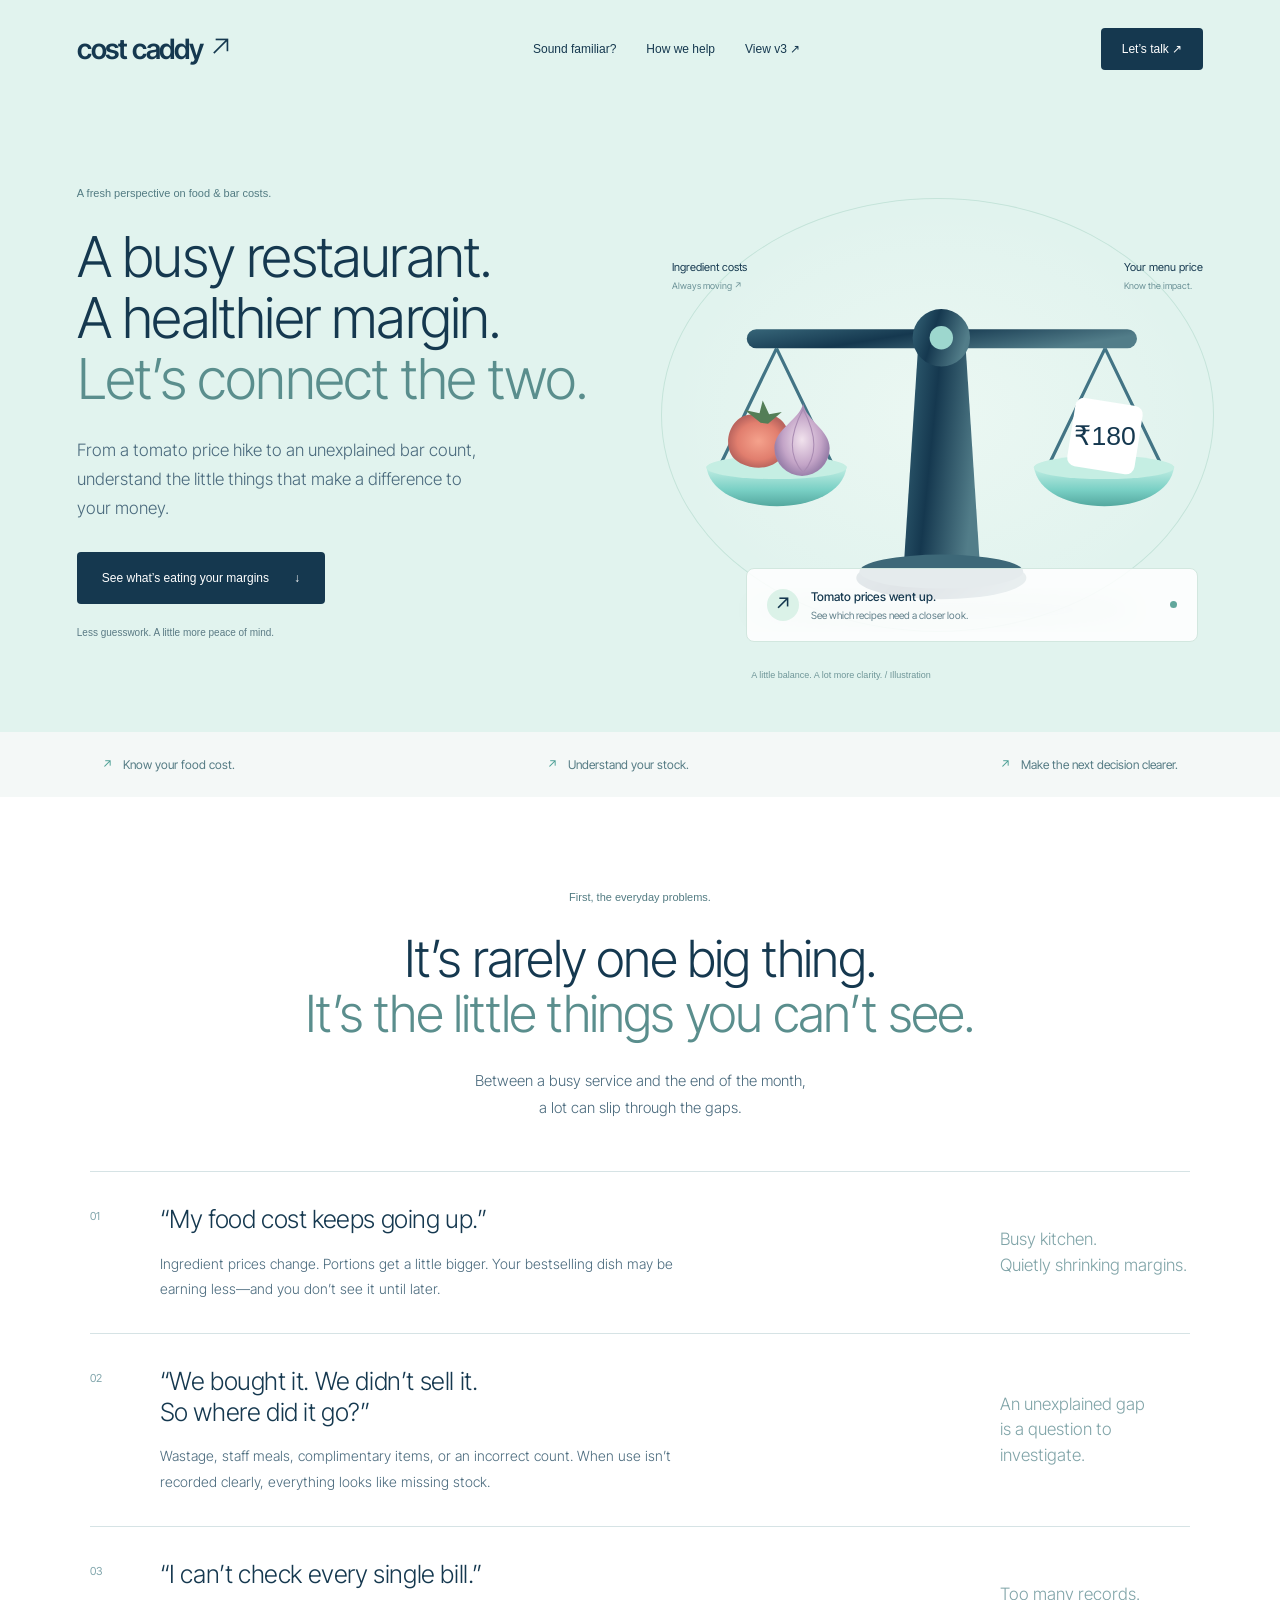
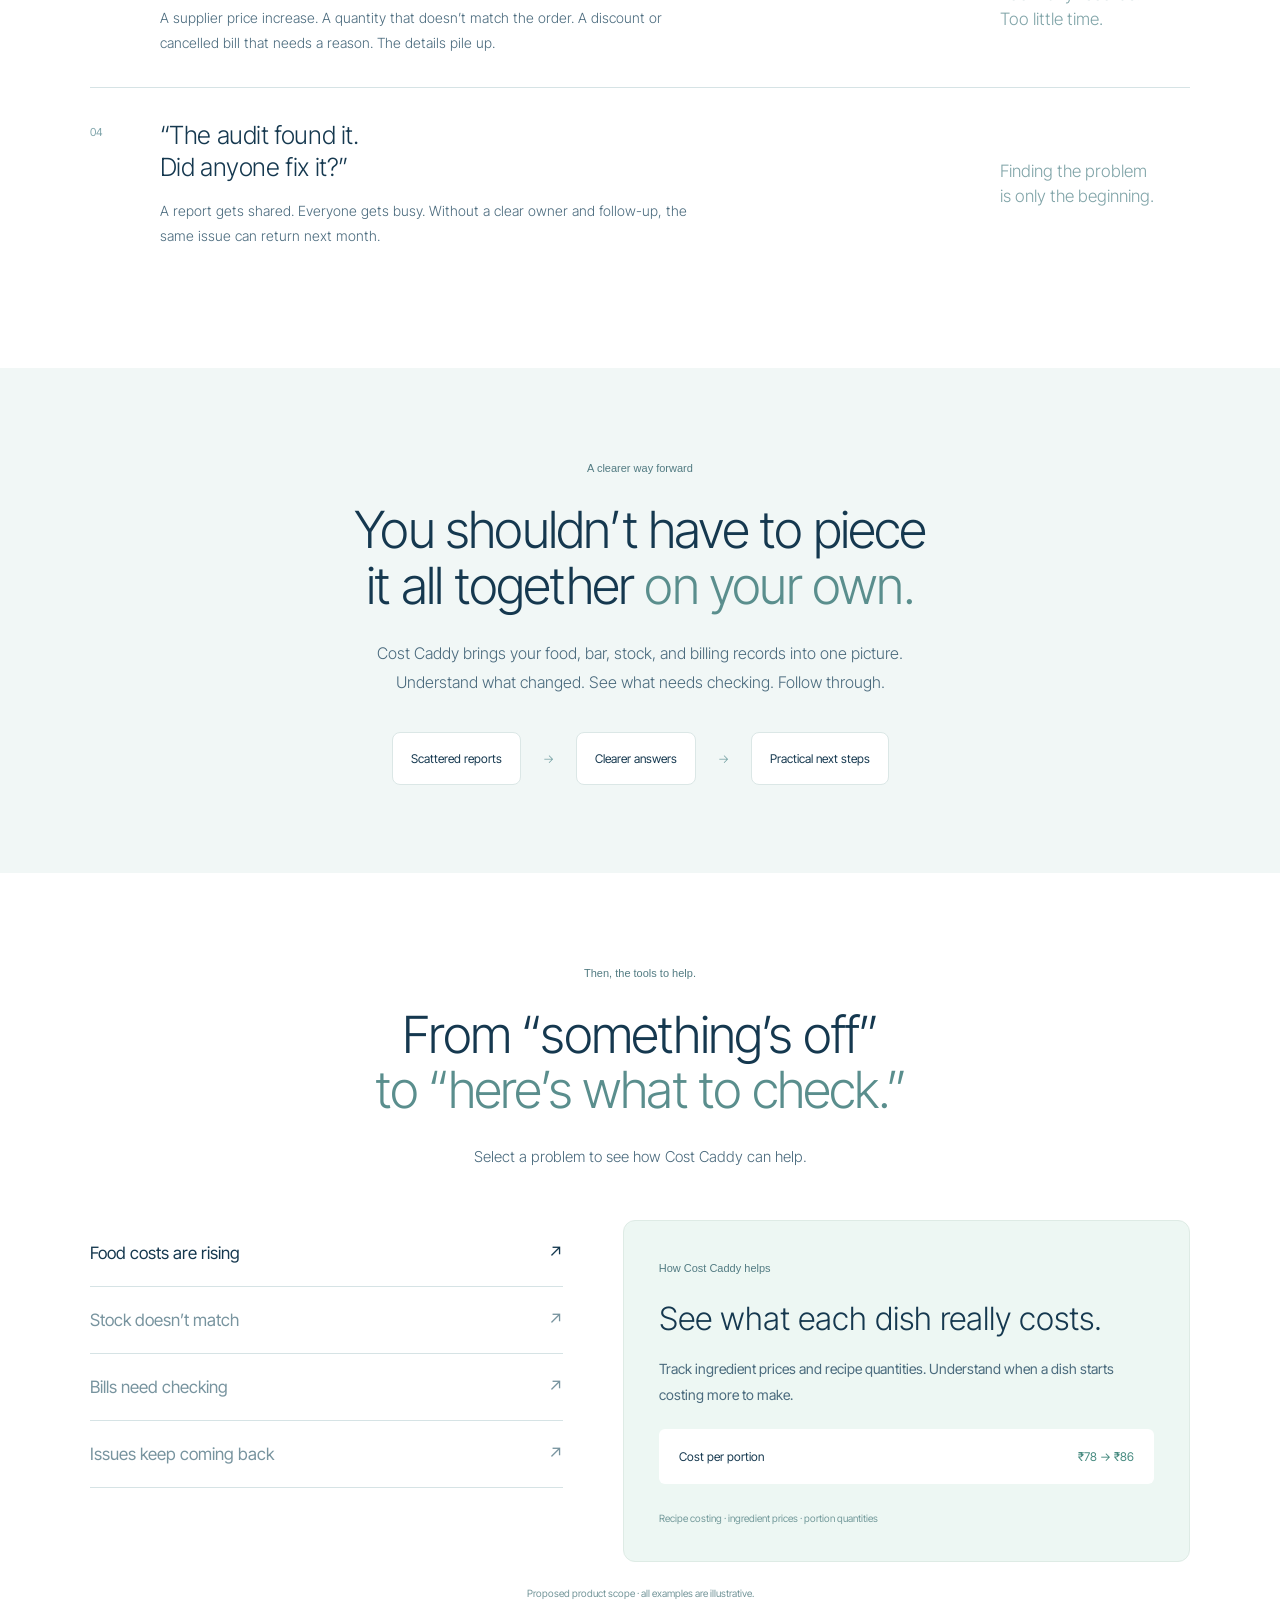
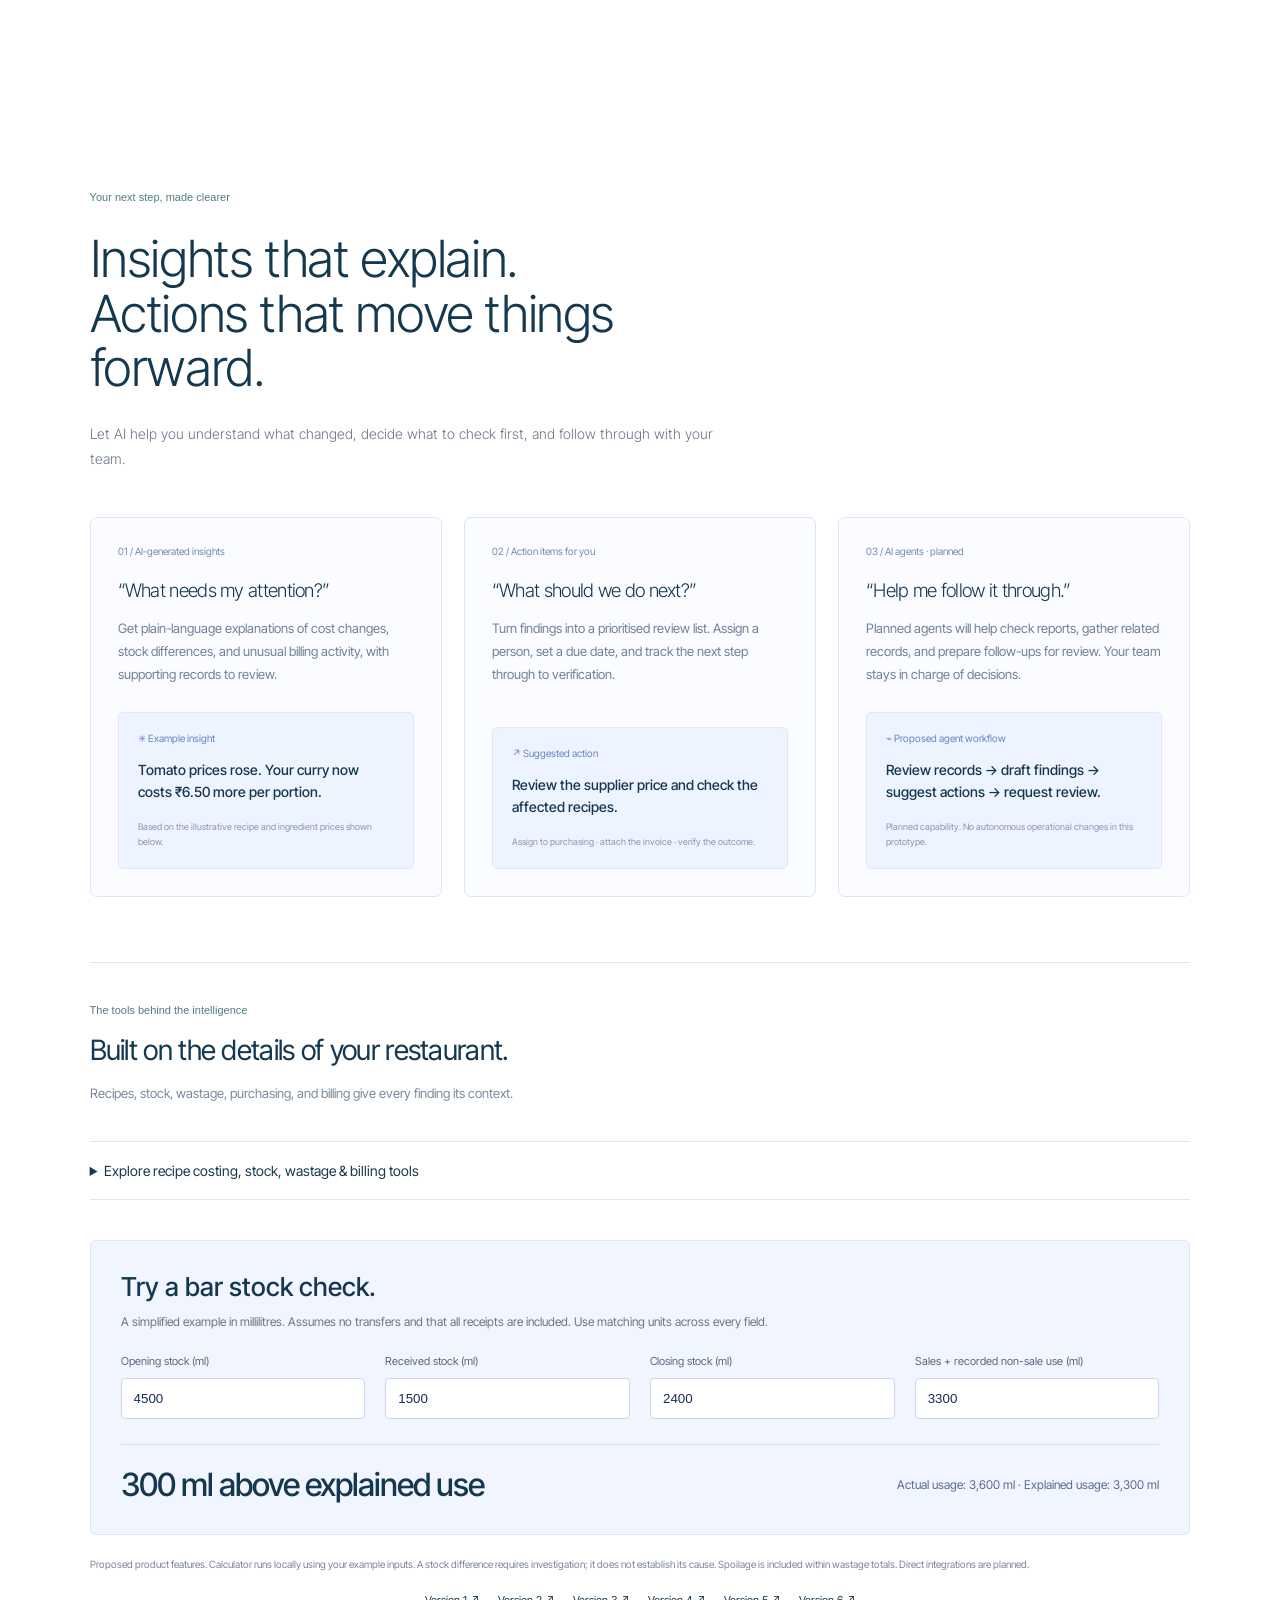
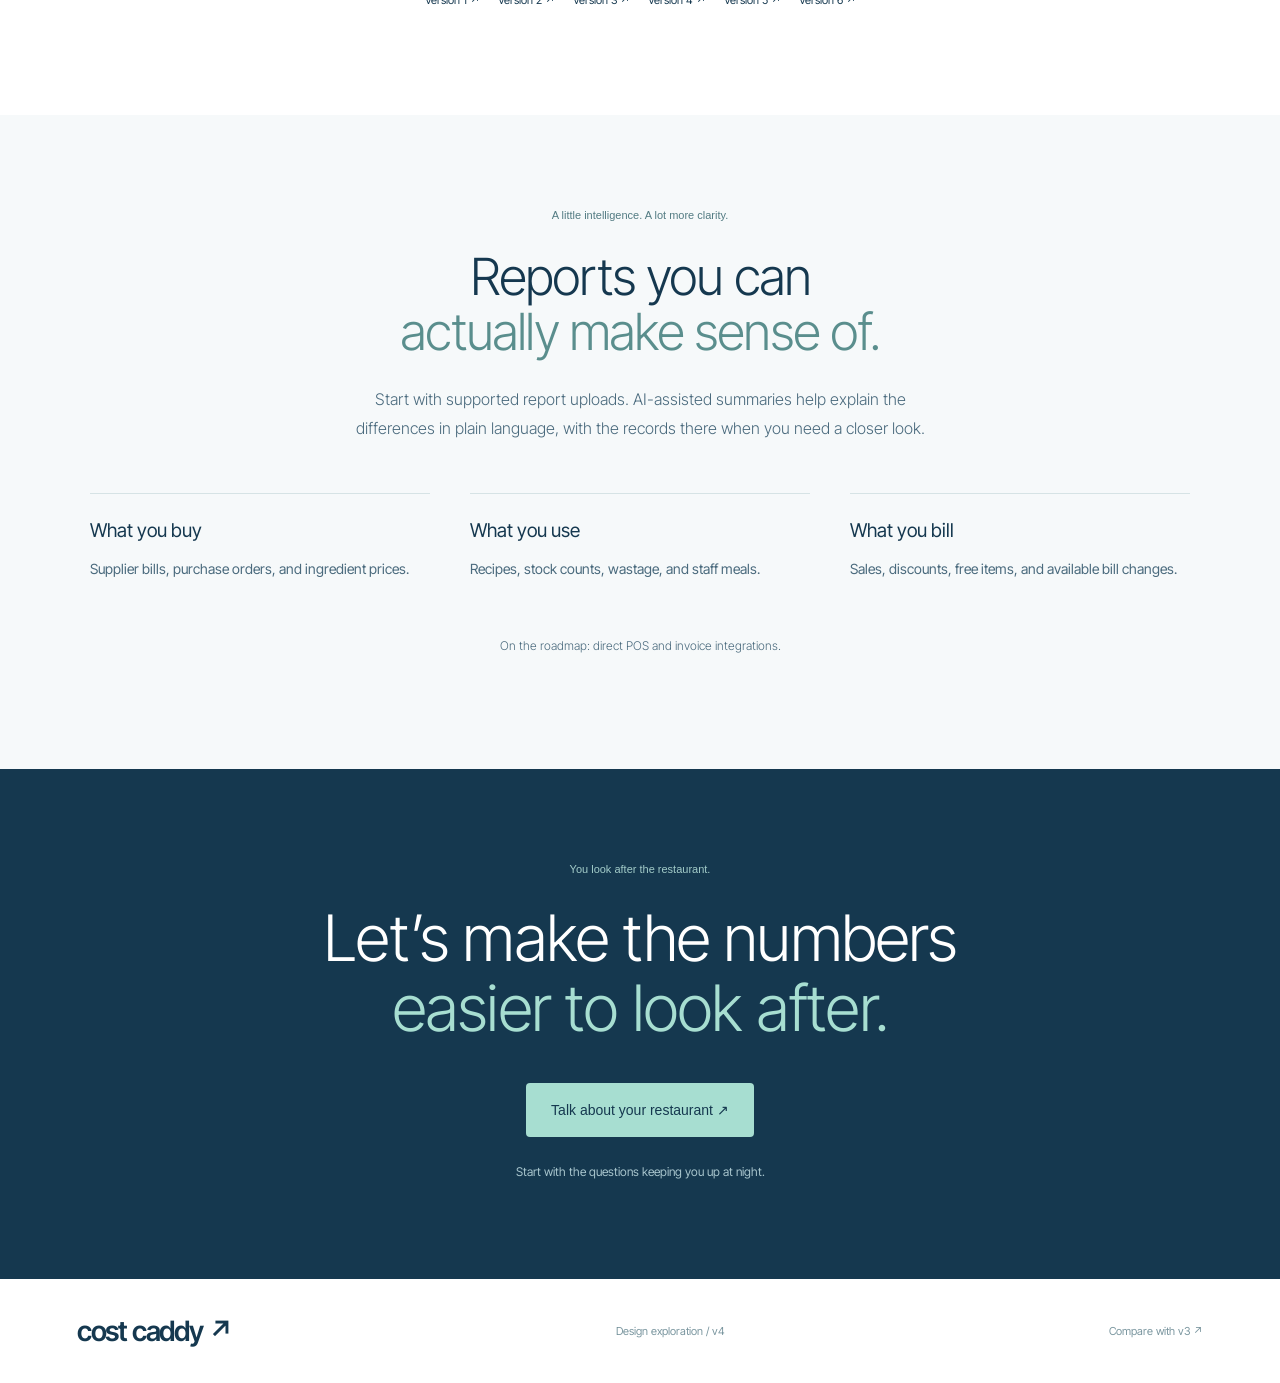
<file: design-concept/v4/index.html>
<!doctype html><html lang="en"><head><meta charset="utf-8"><meta name="viewport" content="width=device-width,initial-scale=1"><title>Cost Caddy — A little wiser with every ingredient.</title><meta name="description" content="Understand the everyday problems behind rising food costs and unexplained stock differences."><link rel="stylesheet" href="style.css"><link rel="stylesheet" href="../features.css?v=ai-1"></head><body><header><a class="logo" href="#">cost caddy <span>↗</span></a><nav><a href="#problems">Sound familiar?</a><a href="#solutions">How we help</a><a href="../v3/">View v3 ↗</a></nav><button data-demo>Let’s talk ↗</button></header><main><section class="hero"><div class="hero-copy"><span class="label">A fresh perspective on food & bar costs.</span><h1>A busy restaurant.<br>A healthier margin.<br><em>Let’s connect the two.</em></h1><p>From a tomato price hike to an unexplained bar count, understand the little things that make a difference to your money.</p><a class="button" href="#problems">See what’s eating your margins <span>↓</span></a><span class="hero-footnote">Less guesswork. A little more peace of mind.</span></div><div class="hero-art"><div class="art-halo"></div><svg class="balance" viewBox="0 0 550 470" role="img" aria-label="Illustration of a balance comparing ingredient costs and menu price"><defs><linearGradient id="stand" x1="0" y1="0" x2="1" y2=".3"><stop stop-color="#376679"/><stop offset=".45" stop-color="#15384f"/><stop offset="1" stop-color="#527d89"/></linearGradient><linearGradient id="mint" x1="0" x2="0" y1="0" y2="1"><stop stop-color="#c5efe5"/><stop offset=".6" stop-color="#78cfc4"/><stop offset="1" stop-color="#54a89f"/></linearGradient><radialGradient id="tomato"><stop stop-color="#f5a28c"/><stop offset=".7" stop-color="#e17e6e"/><stop offset="1" stop-color="#bb655e"/></radialGradient><radialGradient id="onion"><stop stop-color="#f1e2ed"/><stop offset=".7" stop-color="#c3a4c7"/><stop offset="1" stop-color="#9b81ab"/></radialGradient><filter id="soft"><feGaussianBlur stdDeviation="10"/></filter></defs><ellipse cx="275" cy="425" rx="180" ry="17" fill="#3d7569" opacity=".13" filter="url(#soft)"/><path d="M252 180h45l14 214h-73Z" fill="url(#stand)"/><ellipse cx="274" cy="395" rx="80" ry="20" fill="url(#stand)"/><ellipse cx="274" cy="389" rx="77" ry="16" fill="#3d6878"/><g class="scale-beam"><rect x="91" y="161" width="367" height="18" rx="9" fill="url(#stand)"/><circle cx="274" cy="169" r="27" fill="url(#stand)"/><circle cx="274" cy="169" r="11" fill="#9dd7ce"/><path d="m119 179-55 114m55-114 55 114m254-114-55 114m55-114 55 114" fill="none" stroke="#427485" stroke-width="3"/><path d="M53 290h132c-5 50-126 50-132 0Z" fill="url(#mint)"/><ellipse cx="119" cy="291" rx="66" ry="11" fill="#c5eee3"/><path d="M361 290h132c-5 50-126 50-132 0Z" fill="url(#mint)"/><ellipse cx="427" cy="291" rx="66" ry="11" fill="#c5eee3"/><path d="M104 243c-28-11-42 33-19 44 29 14 50-9 45-29-3-13-15-19-26-15Z" fill="url(#tomato)"/><path d="m104 249-15-12 14 3 3-12 6 13 12-2-13 11Z" fill="#547e57"/><path d="M144 231c-3 15-27 24-27 42a26 26 0 0 0 52 0c0-17-22-26-25-42Z" fill="url(#onion)"/><path d="M144 236c-13 25-14 44 0 60m0-60c13 25 14 44 0 60" stroke="#aa8cb3" fill="none"/><rect x="396" y="229" width="64" height="65" rx="8" fill="#fff" transform="rotate(9 428 261)"/><text x="428" y="270" text-anchor="middle" font-family="Arial" font-size="25" fill="#15384f">₹180</text></g></svg><div class="art-label label-left">Ingredient costs <span>Always moving ↗</span></div><div class="art-label label-right">Your menu price <span>Know the impact.</span></div><div class="floating-finding"><span class="finding-icon">↗</span><div><b>Tomato prices went up.</b><span>See which recipes need a closer look.</span></div><span class="finding-dot"></span></div><p class="art-caption">A little balance. A lot more clarity. / Illustration</p></div></section><div class="soft-strip"><span>Know your food cost.</span><span>Understand your stock.</span><span>Make the next decision clearer.</span></div><section id="problems" class="problems"><div class="section-heading"><span class="label">First, the everyday problems.</span><h2>It’s rarely one big thing.<br><em>It’s the little things you can’t see.</em></h2><p>Between a busy service and the end of the month,<br>a lot can slip through the gaps.</p></div><div class="problem-list"><article><span class="number">01</span><div><h3>“My food cost keeps going up.”</h3><p>Ingredient prices change. Portions get a little bigger. Your bestselling dish may be earning less—and you don’t see it until later.</p></div><span class="side-note">Busy kitchen.<br>Quietly shrinking margins.</span></article><article><span class="number">02</span><div><h3>“We bought it. We didn’t sell it.<br>So where did it go?”</h3><p>Wastage, staff meals, complimentary items, or an incorrect count. When use isn’t recorded clearly, everything looks like missing stock.</p></div><span class="side-note">An unexplained gap<br>is a question to investigate.</span></article><article><span class="number">03</span><div><h3>“I can’t check every single bill.”</h3><p>A supplier price increase. A quantity that doesn’t match the order. A discount or cancelled bill that needs a reason. The details pile up.</p></div><span class="side-note">Too many records.<br>Too little time.</span></article><article><span class="number">04</span><div><h3>“The audit found it.<br>Did anyone fix it?”</h3><p>A report gets shared. Everyone gets busy. Without a clear owner and follow-up, the same issue can return next month.</p></div><span class="side-note">Finding the problem<br>is only the beginning.</span></article></div></section><section class="bridge"><span class="label">A clearer way forward</span><h2>You shouldn’t have to piece<br>it all together <em>on your own.</em></h2><p>Cost Caddy brings your food, bar, stock, and billing records into one picture.<br>Understand what changed. See what needs checking. Follow through.</p><div class="flow"><span>Scattered reports</span><b>→</b><span>Clearer answers</span><b>→</b><span>Practical next steps</span></div></section><section id="solutions" class="solutions"><div class="section-heading"><span class="label">Then, the tools to help.</span><h2>From “something’s off”<br><em>to “here’s what to check.”</em></h2><p>Select a problem to see how Cost Caddy can help.</p></div><div class="explorer"><div class="choices" role="tablist" aria-label="Restaurant problems"><button role="tab" id="choice-0" aria-controls="answer" aria-selected="true" data-choice="0">Food costs are rising <span>↗</span></button><button role="tab" id="choice-1" aria-controls="answer" aria-selected="false" data-choice="1">Stock doesn’t match <span>↗</span></button><button role="tab" id="choice-2" aria-controls="answer" aria-selected="false" data-choice="2">Bills need checking <span>↗</span></button><button role="tab" id="choice-3" aria-controls="answer" aria-selected="false" data-choice="3">Issues keep coming back <span>↗</span></button></div><div class="answer" id="answer" role="tabpanel" aria-labelledby="choice-0" tabindex="0"></div></div><p class="caption">Proposed product scope · all examples are illustrative.</p></section><section class="product-features" id="features" data-product-features></section><section class="simple"><span class="label">A little intelligence. A lot more clarity.</span><h2>Reports you can<br><em>actually make sense of.</em></h2><p>Start with supported report uploads. AI-assisted summaries help explain the differences in plain language, with the records there when you need a closer look.</p><div class="detail-grid"><div><b>What you buy</b><p>Supplier bills, purchase orders, and ingredient prices.</p></div><div><b>What you use</b><p>Recipes, stock counts, wastage, and staff meals.</p></div><div><b>What you bill</b><p>Sales, discounts, free items, and available bill changes.</p></div></div><p class="roadmap">On the roadmap: direct POS and invoice integrations.</p></section><section class="closing"><span class="label">You look after the restaurant.</span><h2>Let’s make the numbers<br><em>easier to look after.</em></h2><button data-demo>Talk about your restaurant ↗</button><p>Start with the questions keeping you up at night.</p></section></main><footer><a class="logo" href="#">cost caddy ↗</a><span>Design exploration / v4</span><a href="../v3/">Compare with v3 ↗</a></footer><dialog><button class="close" aria-label="Close">×</button><span class="label">Let’s talk</span><h2>Start with<br><em>your biggest question.</em></h2><p>This design prototype isn’t connected to a demo enquiry service yet.</p><p>For a conversation, prepare your restaurant name, outlet count, current POS, and the cost problem you most want to understand.</p></dialog><script src="script.js"></script><script src="../features.js"></script><script src="../feature-visuals.js"></script><script src="../ai-priorities.js"></script></body></html>
</file>
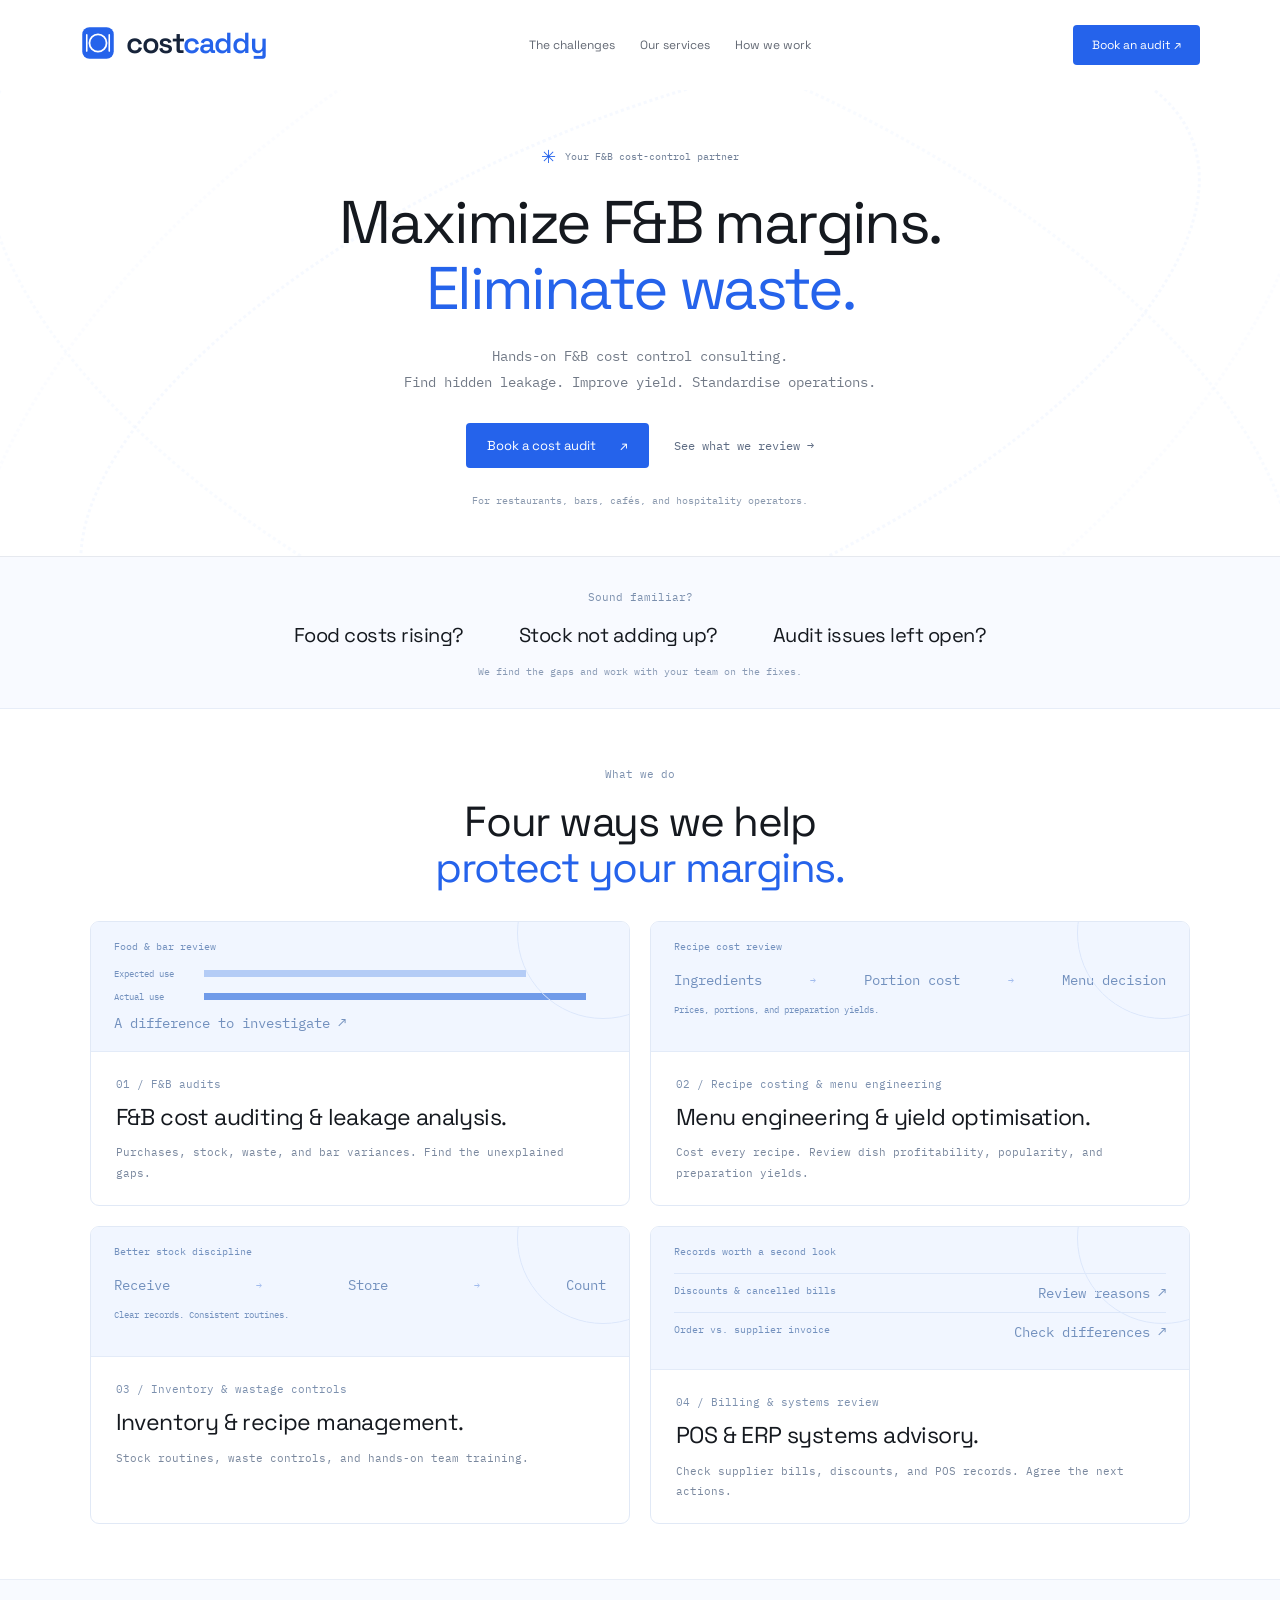
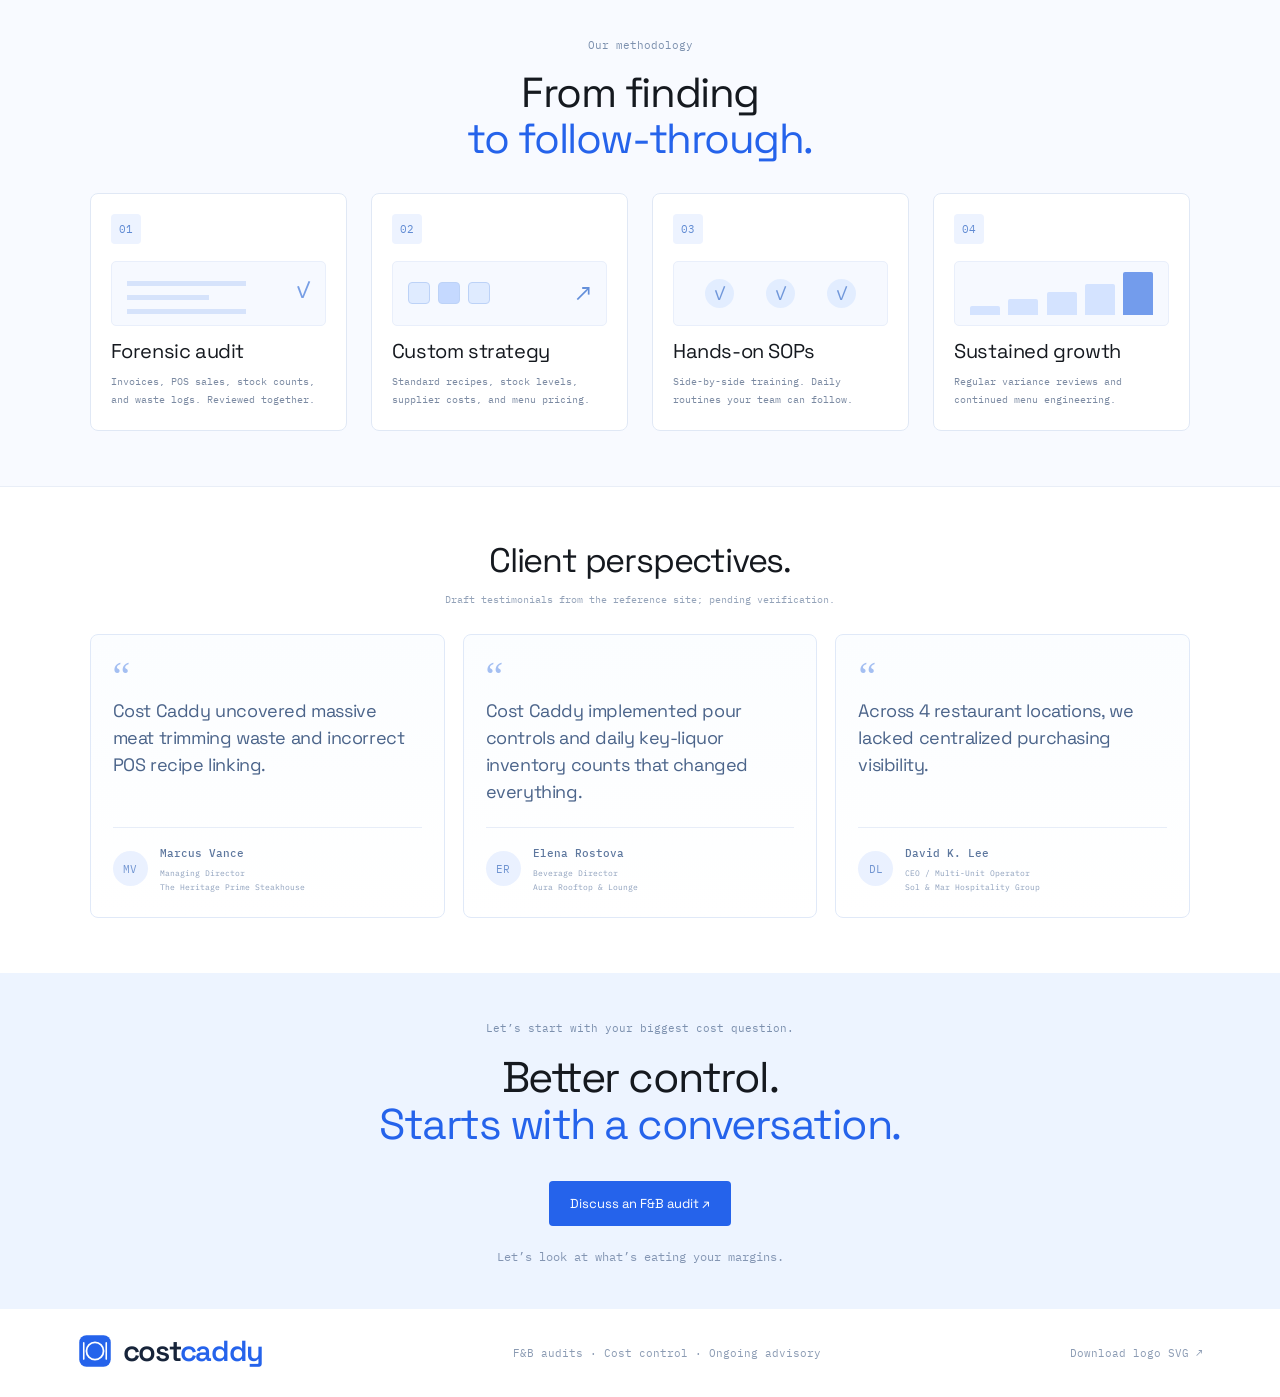
<file: design-concept/v5/index.html>
<!doctype html><html lang="en"><head><meta charset="utf-8"><meta name="viewport" content="width=device-width,initial-scale=1"><title>Cost Caddy — F&B Audit & Cost Control Consultancy</title><meta name="description" content="Hands-on food and beverage audits, recipe costing, menu engineering, inventory controls and ongoing advisory for restaurant owners."><link rel="icon" href="assets/cost-caddy-mark.svg?v=bold" type="image/svg+xml"><link rel="stylesheet" href="style.css?v=consultancy-1"><link rel="stylesheet" href="consultancy.css?v=grotesk-mono-1"></head><body><header><a class="consultancy-logo" href="#" aria-label="Cost Caddy home"><span class="brand-lockup"><img src="assets/cost-caddy-mark.svg?v=bold" alt=""><span class="brand-type">cost<span>caddy</span></span></span></a><nav aria-label="Main navigation"><a href="#problems">The challenges</a><a href="#services">Our services</a><a href="#process">How we work</a></nav><a class="button consultation-link" href="https://calendar.app.google/Rc62FtC7kDwys5Gr6" target="_blank" rel="noopener noreferrer">Book an audit ↗</a></header><main><section class="hero consultancy-hero"><div class="orbital-art" aria-hidden="true"><i></i><i></i><i></i></div><div class="hero-content"><span class="hero-label"><span>✳</span> Your F&B cost-control partner</span><h1>Maximize F&B margins.<br><em>Eliminate waste.</em></h1><p>Hands-on F&B cost control consulting.<br>Find hidden leakage. Improve yield. Standardise operations.</p><div class="hero-actions"><a class="button consultation-link" href="https://calendar.app.google/Rc62FtC7kDwys5Gr6" target="_blank" rel="noopener noreferrer">Book a cost audit <span>↗</span></a><a href="#services">See what we review →</a></div><p class="hero-note">For restaurants, bars, cafés, and hospitality operators.</p></div></section><section id="problems" class="problem-strip"><span class="label">Sound familiar?</span><div><h3>Food costs rising?</h3><h3>Stock not adding up?</h3><h3>Audit issues left open?</h3></div><p>We find the gaps and work with your team on the fixes.</p></section><section id="services" class="consultancy-services"><div class="section-heading"><span class="label">What we do</span><h2>Four ways we help<br><em>protect your margins.</em></h2></div><div class="service-grid">
<article><div class="service-art stock-art"><span>Food & bar review</span><div class="stock-bars"><p>Expected use <i></i></p><p>Actual use <i></i></p></div><b>A difference to investigate ↗</b></div><div class="service-copy"><span class="label">01 / F&B audits</span><h3>F&B cost auditing & leakage analysis.</h3><p>Purchases, stock, waste, and bar variances. Find the unexplained gaps.</p></div></article>
<article><div class="service-art recipe-art"><span>Recipe cost review</span><div><b>Ingredients</b><i>→</i><b>Portion cost</b><i>→</i><b>Menu decision</b></div><small>Prices, portions, and preparation yields.</small></div><div class="service-copy"><span class="label">02 / Recipe costing & menu engineering</span><h3>Menu engineering & yield optimisation.</h3><p>Cost every recipe. Review dish profitability, popularity, and preparation yields.</p></div></article>
<article><div class="service-art inventory-art"><span>Better stock discipline</span><div><b>Receive</b><i>→</i><b>Store</b><i>→</i><b>Count</b></div><small>Clear records. Consistent routines.</small></div><div class="service-copy"><span class="label">03 / Inventory & wastage controls</span><h3>Inventory & recipe management.</h3><p>Stock routines, waste controls, and hands-on team training.</p></div></article>
<article><div class="service-art billing-art"><span>Records worth a second look</span><div class="review-record"><span>Discounts & cancelled bills</span><b>Review reasons ↗</b></div><div class="review-record"><span>Order vs. supplier invoice</span><b>Check differences ↗</b></div></div><div class="service-copy"><span class="label">04 / Billing & systems review</span><h3>POS & ERP systems advisory.</h3><p>Check supplier bills, discounts, and POS records. Agree the next actions.</p></div></article>
</div></section>
<section id="process" class="consultancy-process"><div class="section-heading"><span class="label">Our methodology</span><h2>From finding<br><em>to follow-through.</em></h2></div><div class="process-grid"><article><span>01</span><div class="process-illustration audit-illustration"><i></i><i></i><i></i><b>✓</b></div><h3>Forensic audit</h3><p>Invoices, POS sales, stock counts, and waste logs. Reviewed together.</p></article><article><span>02</span><div class="process-illustration strategy-illustration"><i></i><i></i><i></i><b>↗</b></div><h3>Custom strategy</h3><p>Standard recipes, stock levels, supplier costs, and menu pricing.</p></article><article><span>03</span><div class="process-illustration training-illustration"><i>✓</i><i>✓</i><i>✓</i></div><h3>Hands-on SOPs</h3><p>Side-by-side training. Daily routines your team can follow.</p></article><article><span>04</span><div class="process-illustration growth-illustration"><i></i><i></i><i></i><i></i><i></i></div><h3>Sustained growth</h3><p>Regular variance reviews and continued menu engineering.</p></article></div></section><section id="testimonials" class="testimonials"><div class="section-heading"><h2>Client perspectives.</h2><p class="testimonial-status">Draft testimonials from the reference site; pending verification.</p></div><div class="testimonial-grid"><figure><span class="quote-mark">“</span><blockquote>Cost Caddy uncovered massive meat trimming waste and incorrect POS recipe linking.</blockquote><figcaption><span class="avatar">MV</span><span><b>Marcus Vance</b><small>Managing Director<br>The Heritage Prime Steakhouse</small></span></figcaption></figure><figure><span class="quote-mark">“</span><blockquote>Cost Caddy implemented pour controls and daily key-liquor inventory counts that changed everything.</blockquote><figcaption><span class="avatar">ER</span><span><b>Elena Rostova</b><small>Beverage Director<br>Aura Rooftop & Lounge</small></span></figcaption></figure><figure><span class="quote-mark">“</span><blockquote>Across 4 restaurant locations, we lacked centralized purchasing visibility.</blockquote><figcaption><span class="avatar">DL</span><span><b>David K. Lee</b><small>CEO / Multi-Unit Operator<br>Sol & Mar Hospitality Group</small></span></figcaption></figure></div></section><section id="contact" class="closing"><span class="label">Let’s start with your biggest cost question.</span><h2>Better control.<br><em>Starts with a conversation.</em></h2><a class="button consultation-link" href="https://calendar.app.google/Rc62FtC7kDwys5Gr6" target="_blank" rel="noopener noreferrer">Discuss an F&B audit ↗</a><p>Let’s look at what’s eating your margins.</p></section></main><footer><a class="consultancy-logo" href="#"><span class="brand-lockup"><img src="assets/cost-caddy-mark.svg?v=bold" alt=""><span class="brand-type">cost<span>caddy</span></span></span></a><span>F&B audits · Cost control · Ongoing advisory</span><a href="assets/cost-caddy-logo.svg" download>Download logo SVG ↗</a></footer><dialog id="consult-dialog"><button class="close" aria-label="Close dialog">×</button><span class="label">Start the conversation</span><h2>Let’s understand<br><em>your operation.</em></h2><p>Prepare your restaurant name, location, outlet count, and the cost issue you most want to understand.</p><p class="contact-placeholder">The enquiry destination is being set up. This preview does not send a request.</p><button id="copy-brief">Copy consultation checklist ↗</button><p id="copy-feedback" aria-live="polite"></p></dialog><script src="consultancy.js"></script></body></html>
</file>
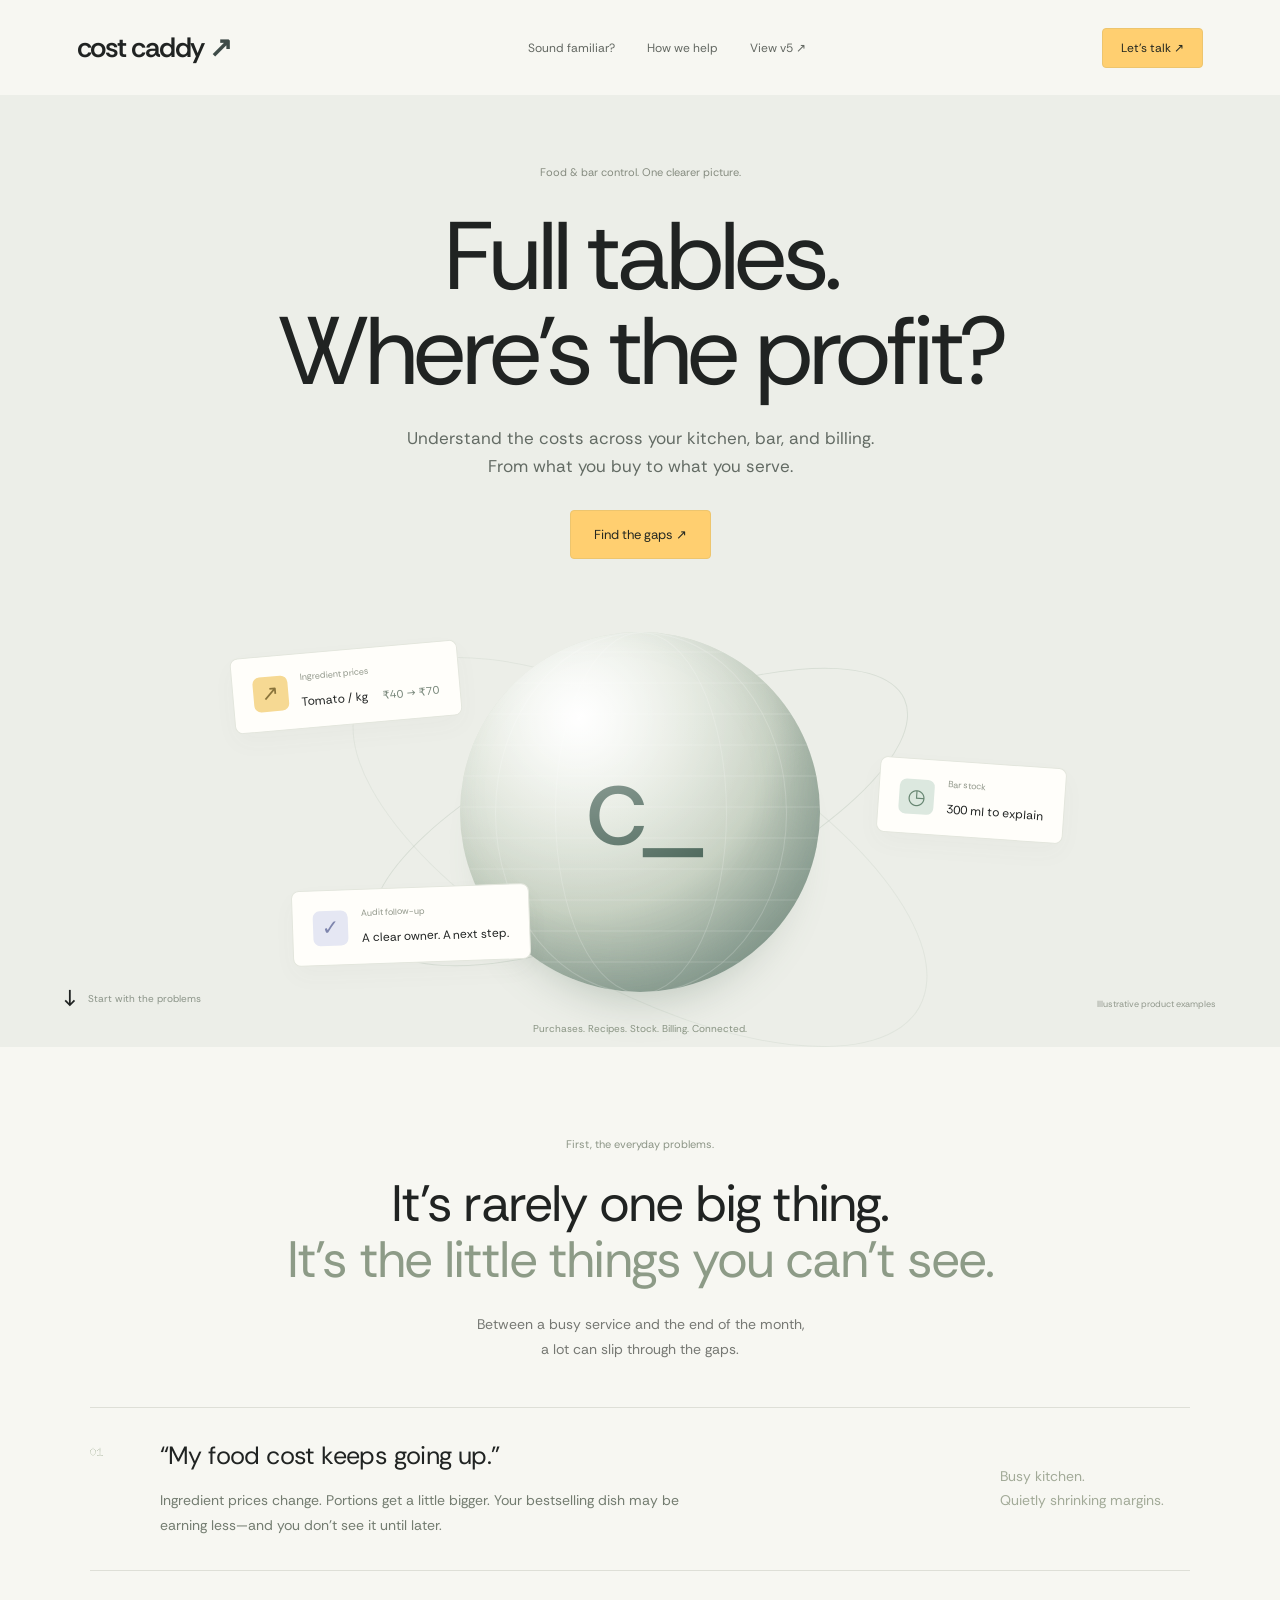
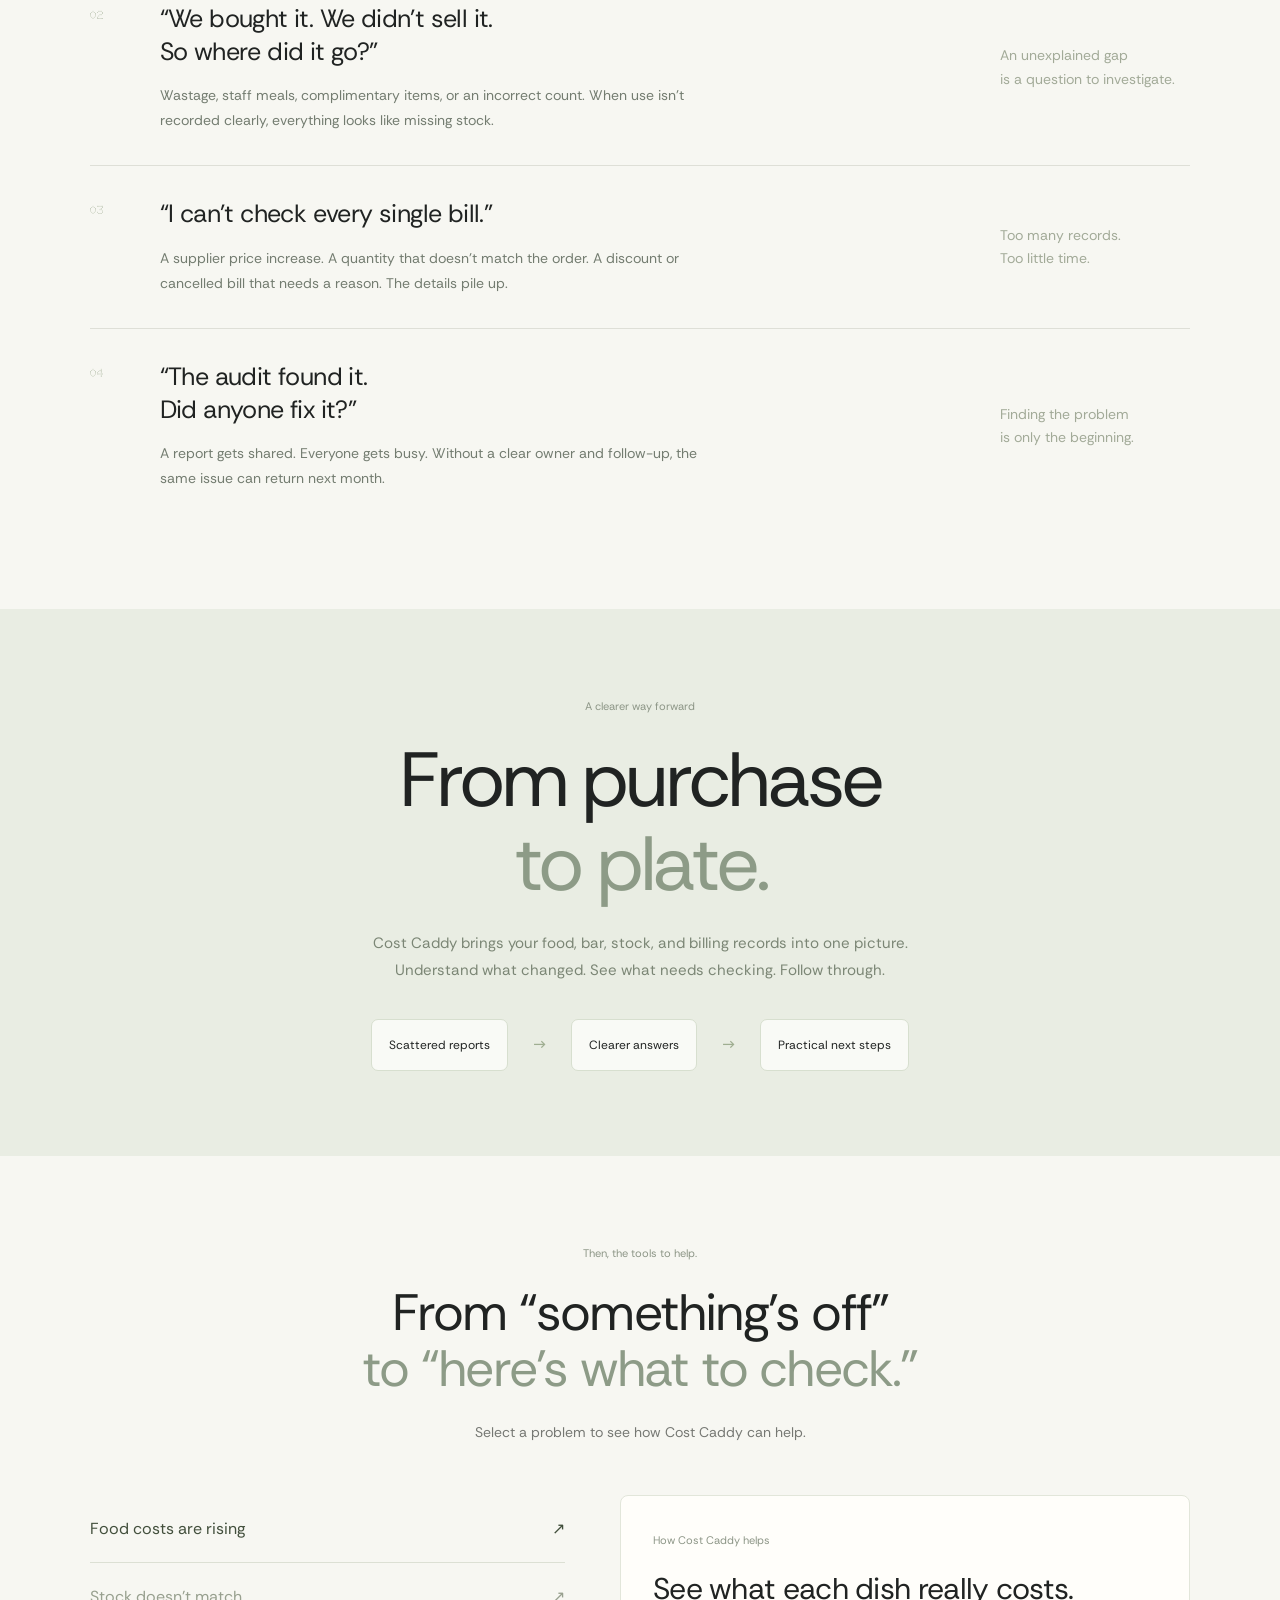
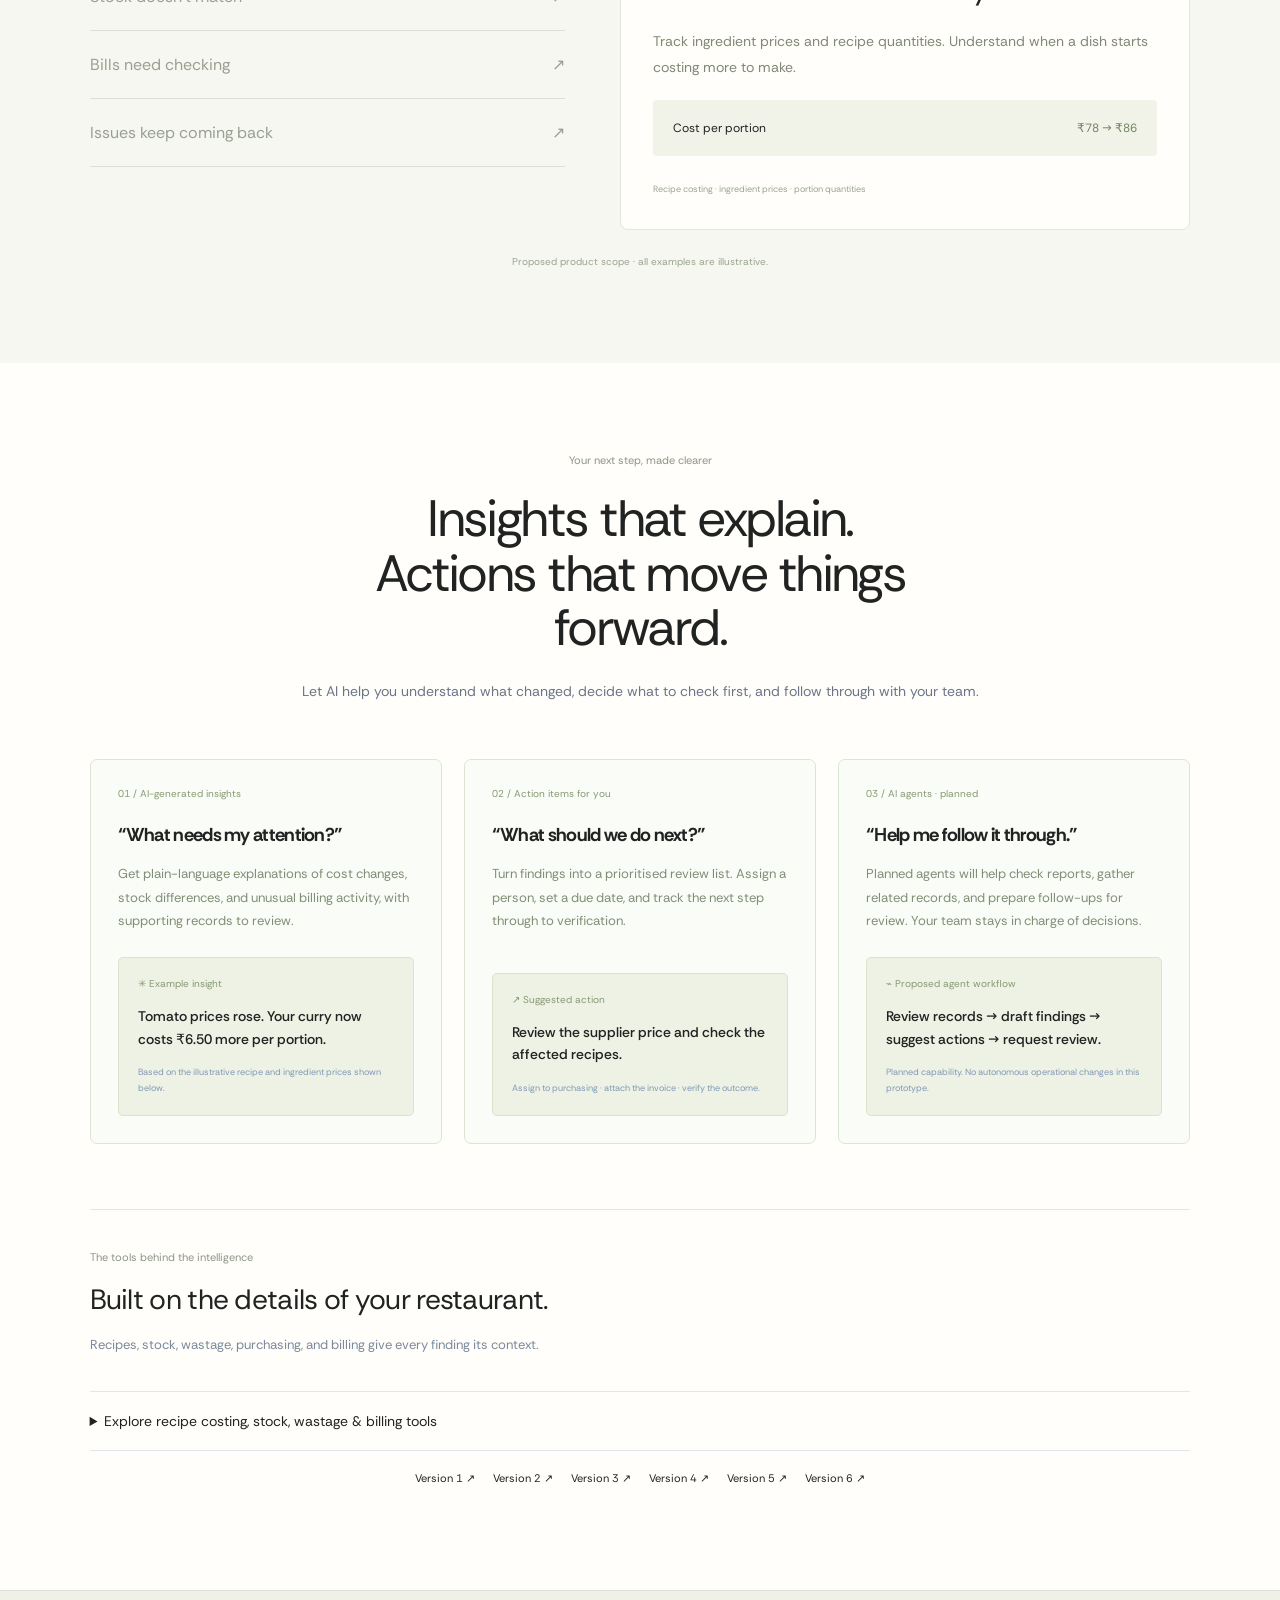
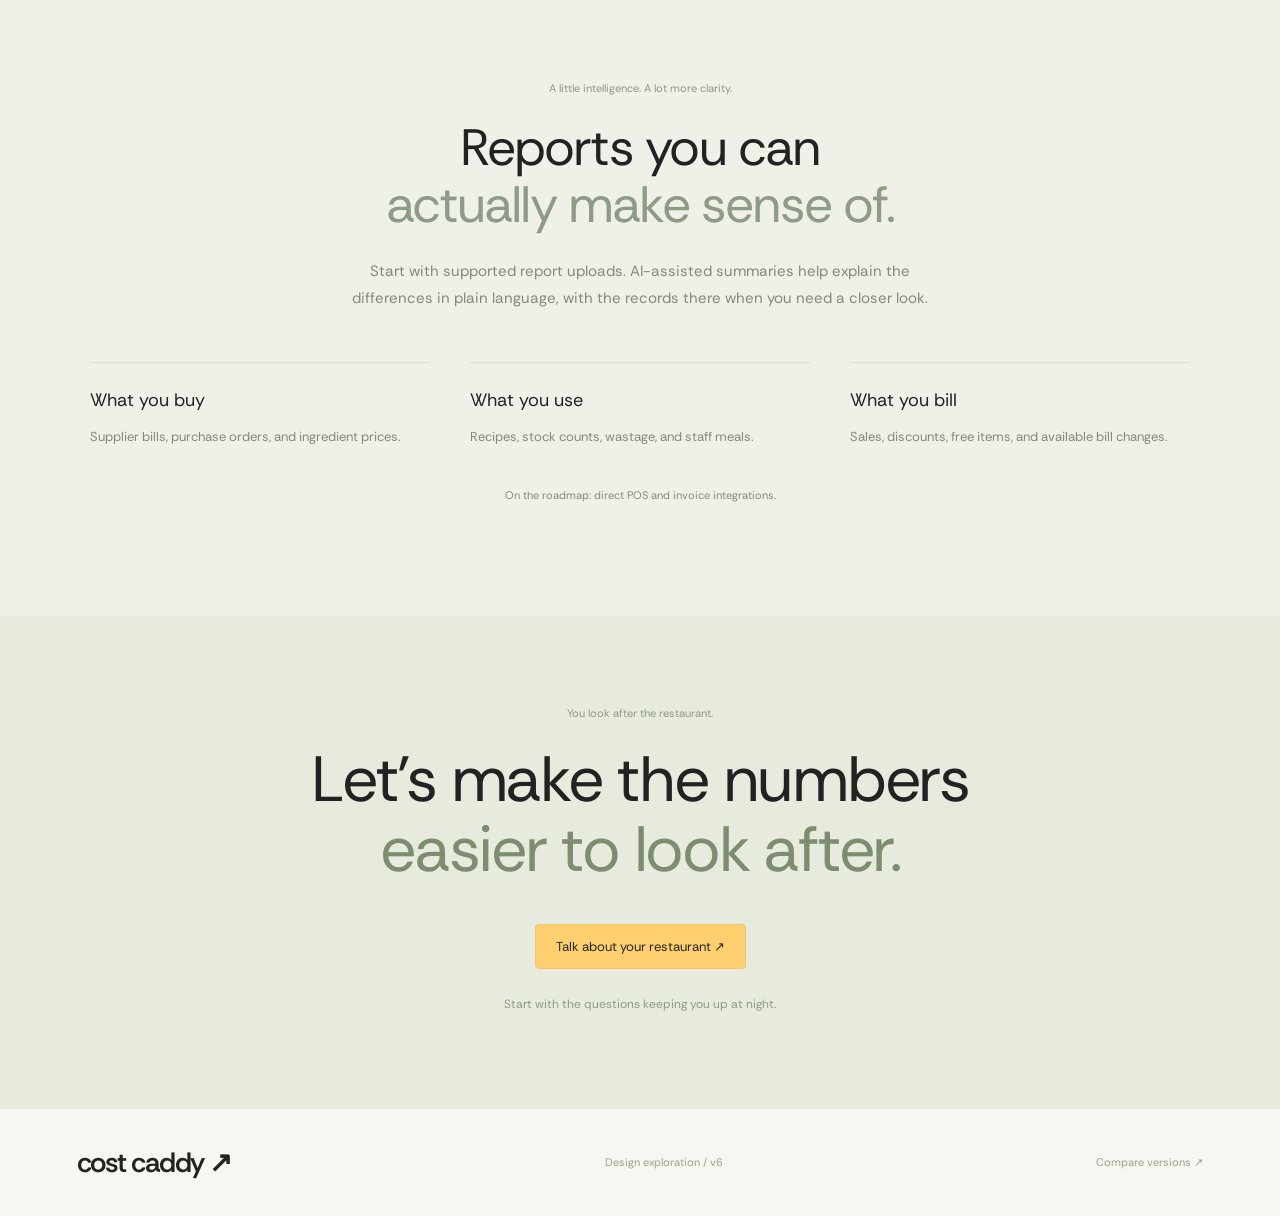
<file: design-concept/v6/index.html>
<!doctype html><html lang="en"><head><meta charset="utf-8"><meta name="viewport" content="width=device-width,initial-scale=1"><title>Cost Caddy — The whole picture, from purchase to plate.</title><meta name="description" content="Understand the everyday problems behind rising food costs and unexplained stock differences."><link rel="stylesheet" href="../features.css?v=ai-1"><link rel="stylesheet" href="../v5/style.css"><link rel="stylesheet" href="style.css"></head><body><header><a class="logo" href="#">cost caddy <span>↗</span></a><nav><a href="#problems">Sound familiar?</a><a href="#solutions">How we help</a><a href="../v5/">View v5 ↗</a></nav><button data-demo>Let’s talk ↗</button></header><main><section class="hero"><span class="hero-label">Food & bar control. One clearer picture.</span><h1>Full tables.<br>Where’s the profit?</h1><p>Understand the costs across your kitchen, bar, and billing.<br>From what you buy to what you serve.</p><a class="button" href="#problems">Find the gaps ↗</a><div class="sphere-scene"><div class="sphere-orbit orbit-a"></div><div class="sphere-orbit orbit-b"></div><div class="core-sphere"><div class="sphere-grid"></div><span class="core-mark">c_</span></div><div class="scene-card card-one"><i>↗</i><div><span>Ingredient prices</span><b>Tomato / kg <em>₹40 → ₹70</em></b></div></div><div class="scene-card card-two"><i>◷</i><div><span>Bar stock</span><b>300 ml to explain</b></div></div><div class="scene-card card-three"><i>✓</i><div><span>Audit follow-up</span><b>A clear owner. A next step.</b></div></div><span class="scene-label">Purchases. Recipes. Stock. Billing. Connected.</span></div><a class="scroll-link" href="#problems">↓ <span>Start with the problems</span></a><span class="illustration-note">Illustrative product examples</span></section><section id="problems" class="problems"><div class="section-heading"><span class="label">First, the everyday problems.</span><h2>It’s rarely one big thing.<br><em>It’s the little things you can’t see.</em></h2><p>Between a busy service and the end of the month,<br>a lot can slip through the gaps.</p></div><div class="problem-list"><article><span class="number">01</span><div><h3>“My food cost keeps going up.”</h3><p>Ingredient prices change. Portions get a little bigger. Your bestselling dish may be earning less—and you don’t see it until later.</p></div><span class="side-note">Busy kitchen.<br>Quietly shrinking margins.</span></article><article><span class="number">02</span><div><h3>“We bought it. We didn’t sell it.<br>So where did it go?”</h3><p>Wastage, staff meals, complimentary items, or an incorrect count. When use isn’t recorded clearly, everything looks like missing stock.</p></div><span class="side-note">An unexplained gap<br>is a question to investigate.</span></article><article><span class="number">03</span><div><h3>“I can’t check every single bill.”</h3><p>A supplier price increase. A quantity that doesn’t match the order. A discount or cancelled bill that needs a reason. The details pile up.</p></div><span class="side-note">Too many records.<br>Too little time.</span></article><article><span class="number">04</span><div><h3>“The audit found it.<br>Did anyone fix it?”</h3><p>A report gets shared. Everyone gets busy. Without a clear owner and follow-up, the same issue can return next month.</p></div><span class="side-note">Finding the problem<br>is only the beginning.</span></article></div></section><section class="bridge"><span class="label">A clearer way forward</span><h2>From purchase<br><em>to plate.</em></h2><p>Cost Caddy brings your food, bar, stock, and billing records into one picture.<br>Understand what changed. See what needs checking. Follow through.</p><div class="flow"><span>Scattered reports</span><b>→</b><span>Clearer answers</span><b>→</b><span>Practical next steps</span></div></section><section id="solutions" class="solutions"><div class="section-heading"><span class="label">Then, the tools to help.</span><h2>From “something’s off”<br><em>to “here’s what to check.”</em></h2><p>Select a problem to see how Cost Caddy can help.</p></div><div class="explorer"><div class="choices" role="tablist" aria-label="Restaurant problems"><button role="tab" id="choice-0" aria-controls="answer" aria-selected="true" data-choice="0">Food costs are rising <span>↗</span></button><button role="tab" id="choice-1" aria-controls="answer" aria-selected="false" data-choice="1">Stock doesn’t match <span>↗</span></button><button role="tab" id="choice-2" aria-controls="answer" aria-selected="false" data-choice="2">Bills need checking <span>↗</span></button><button role="tab" id="choice-3" aria-controls="answer" aria-selected="false" data-choice="3">Issues keep coming back <span>↗</span></button></div><div class="answer" id="answer" role="tabpanel" aria-labelledby="choice-0" tabindex="0"></div></div><p class="caption">Proposed product scope · all examples are illustrative.</p></section><section class="product-features" id="features" data-product-features data-hide-calculator></section><section class="simple"><span class="label">A little intelligence. A lot more clarity.</span><h2>Reports you can<br><em>actually make sense of.</em></h2><p>Start with supported report uploads. AI-assisted summaries help explain the differences in plain language, with the records there when you need a closer look.</p><div class="detail-grid"><div><b>What you buy</b><p>Supplier bills, purchase orders, and ingredient prices.</p></div><div><b>What you use</b><p>Recipes, stock counts, wastage, and staff meals.</p></div><div><b>What you bill</b><p>Sales, discounts, free items, and available bill changes.</p></div></div><p class="roadmap">On the roadmap: direct POS and invoice integrations.</p></section><section class="closing"><span class="label">You look after the restaurant.</span><h2>Let’s make the numbers<br><em>easier to look after.</em></h2><button data-demo>Talk about your restaurant ↗</button><p>Start with the questions keeping you up at night.</p></section></main><footer><a class="logo" href="#">cost caddy ↗</a><span>Design exploration / v6</span><a href="../">Compare versions ↗</a></footer><dialog><button class="close" aria-label="Close">×</button><span class="label">Let’s talk</span><h2>Start with<br><em>your biggest question.</em></h2><p>This design prototype isn’t connected to a demo enquiry service yet.</p><p>For a conversation, prepare your restaurant name, outlet count, current POS, and the cost problem you most want to understand.</p></dialog><script src="../v5/script.js"></script><script src="../features.js"></script><script src="../feature-visuals.js"></script><script src="../v5/feature-polish.js"></script><script src="../ai-priorities.js"></script></body></html>
</file>
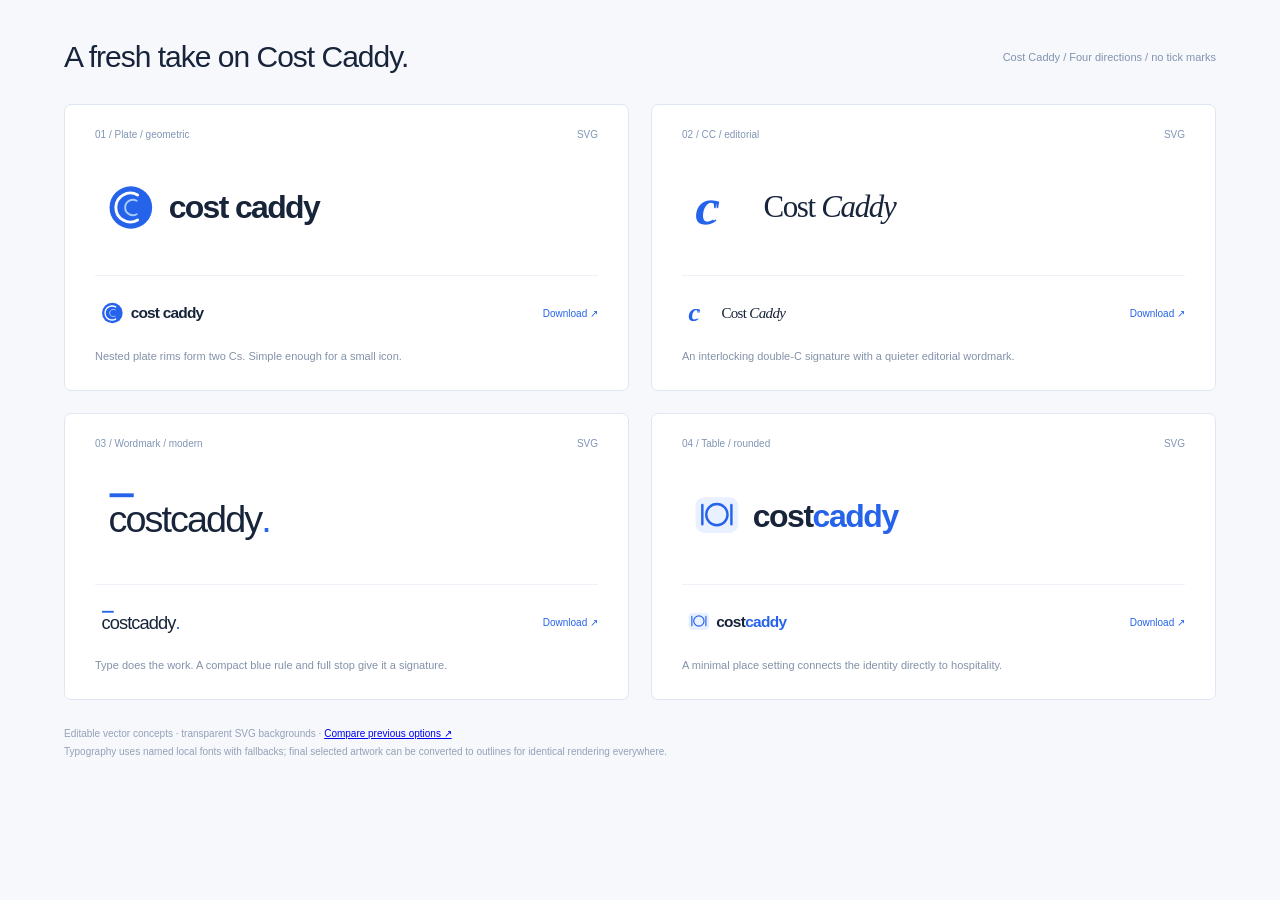
<file: design-concept/logos/no-tick/index.html>
<!doctype html><html><head><meta charset="utf-8"><meta name="viewport" content="width=device-width,initial-scale=1"><title>Cost Caddy / Logo directions</title><style>*{box-sizing:border-box}body{margin:0;background:#f6f8fc;color:#17243a;font-family:Arial,sans-serif;padding:40px 5%}header{display:flex;justify-content:space-between;align-items:end;margin-bottom:30px}h1{font-weight:400;font-size:30px;letter-spacing:-1px;margin:0}header p{font-size:11px;color:#8293af}.grid{display:grid;grid-template-columns:1fr 1fr;gap:22px}.card{border:1px solid #e0e7f2;background:#fff;border-radius:7px;padding:24px 30px}.meta{font-size:10px;color:#8095b5;display:flex;justify-content:space-between}.main{width:100%;height:135px;display:flex;align-items:center}.main img{width:310px;max-width:100%}.small{display:flex;justify-content:space-between;align-items:center;border-top:1px solid #edf1f8;padding-top:17px}.small img{width:150px}.small a{font-size:10px;color:#2563eb;text-decoration:none}.description{font-size:11px;color:#8392a8;line-height:1.6;margin:15px 0 0}footer{font-size:10px;color:#94a1b7;line-height:1.8;margin-top:25px}@media(max-width:650px){.grid{grid-template-columns:1fr}header{display:block}.card{padding:20px}}</style></head><body><header><h1>A fresh take on Cost Caddy.</h1><p>Cost Caddy / Four directions / no tick marks</p></header><div class="grid"><article class="card"><div class="meta"><span>01 / Plate / geometric</span><span>SVG</span></div><div class="main"><img src="01-orbit.svg" alt="Cost Caddy option 1"></div><div class="small"><img src="01-orbit.svg" alt="Small size preview"><a href="01-orbit.svg" download>Download ↗</a></div><p class="description">Nested plate rims form two Cs. Simple enough for a small icon.</p></article><article class="card"><div class="meta"><span>02 / CC / editorial</span><span>SVG</span></div><div class="main"><img src="02-ligature.svg" alt="Cost Caddy option 2"></div><div class="small"><img src="02-ligature.svg" alt="Small size preview"><a href="02-ligature.svg" download>Download ↗</a></div><p class="description">An interlocking double-C signature with a quieter editorial wordmark.</p></article><article class="card"><div class="meta"><span>03 / Wordmark / modern</span><span>SVG</span></div><div class="main"><img src="03-wordmark.svg" alt="Cost Caddy option 3"></div><div class="small"><img src="03-wordmark.svg" alt="Small size preview"><a href="03-wordmark.svg" download>Download ↗</a></div><p class="description">Type does the work. A compact blue rule and full stop give it a signature.</p></article><article class="card"><div class="meta"><span>04 / Table / rounded</span><span>SVG</span></div><div class="main"><img src="04-table.svg" alt="Cost Caddy option 4"></div><div class="small"><img src="04-table.svg" alt="Small size preview"><a href="04-table.svg" download>Download ↗</a></div><p class="description">A minimal place setting connects the identity directly to hospitality.</p></article></div><footer>Editable vector concepts · transparent SVG backgrounds · <a href="../">Compare previous options ↗</a><br>Typography uses named local fonts with fallbacks; final selected artwork can be converted to outlines for identical rendering everywhere.</footer></body></html>
</file>
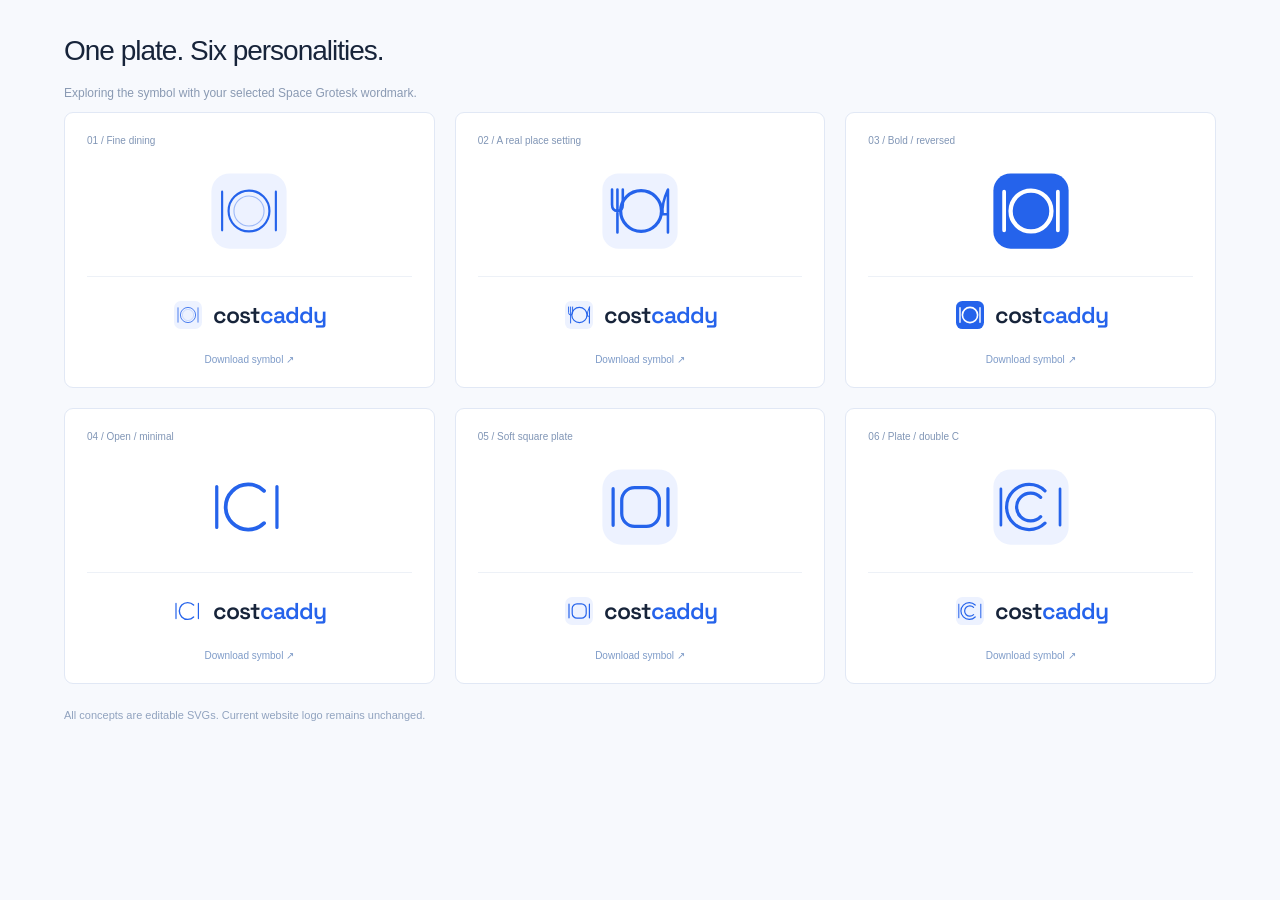
<file: design-concept/logos/symbols/index.html>
<html><head><meta charset="utf-8"><meta name="viewport" content="width=device-width,initial-scale=1"><title>Cost Caddy / Symbol studies</title><style>@import url('https://fonts.googleapis.com/css2?family=Space+Grotesk:wght@600&display=swap');*{box-sizing:border-box}body{margin:0;background:#f7f9fd;padding:35px 5%;color:#17243a;font-family:Arial,sans-serif}h1{font-size:28px;font-weight:400;letter-spacing:-1px}header p{color:#8a9ab3;font-size:12px}.grid{display:grid;grid-template-columns:repeat(3,1fr);gap:20px}.card{background:#fff;border:1px solid #e1e8f5;border-radius:9px;padding:22px}.label{font-size:10px;color:#8196b6}.big{height:130px;display:grid;place-items:center}.big svg{width:86px;height:86px;color:#2563eb}.lockup{display:flex;align-items:center;justify-content:center;gap:9px;border-top:1px solid #edf1f7;padding-top:22px}.lockup svg{width:32px;height:32px;flex-shrink:0;color:#2563eb}.word{font:600 23px 'Space Grotesk',Arial,sans-serif;letter-spacing:-1px;white-space:nowrap}.word span{color:#2563eb}a{font-size:10px;color:#7e9bc8;display:block;text-align:center;margin-top:23px;text-decoration:none}footer{font-size:11px;color:#91a3bf;margin-top:25px}@media(max-width:950px){.grid{grid-template-columns:1fr 1fr}}@media(max-width:550px){.grid{grid-template-columns:1fr}}</style></head><body><header><h1>One plate. Six personalities.</h1><p>Exploring the symbol with your selected Space Grotesk wordmark.</p></header><div class="grid"><article class="card"><span class="label">01 / Fine dining</span><div class="big"><svg viewBox="0 0 80 80" aria-hidden="true"><rect x="5" y="5" width="70" height="70" rx="17" fill="#edf2ff"/><circle cx="40" cy="40" r="19" fill="none" stroke="currentColor" stroke-width="2"/><circle cx="40" cy="40" r="14" fill="none" stroke="currentColor" stroke-width="1" opacity=".4"/><path d="M15 22v36m50-36v36" stroke="currentColor" stroke-width="2" stroke-linecap="round"/></svg></div><div class="lockup"><svg viewBox="0 0 80 80" aria-hidden="true"><rect x="5" y="5" width="70" height="70" rx="17" fill="#edf2ff"/><circle cx="40" cy="40" r="19" fill="none" stroke="currentColor" stroke-width="2"/><circle cx="40" cy="40" r="14" fill="none" stroke="currentColor" stroke-width="1" opacity=".4"/><path d="M15 22v36m50-36v36" stroke="currentColor" stroke-width="2" stroke-linecap="round"/></svg><span class="word">cost<span>caddy</span></span></div><a href="01-fine.svg" download>Download symbol ↗</a></article><article class="card"><span class="label">02 / A real place setting</span><div class="big"><svg viewBox="0 0 80 80" aria-hidden="true"><rect x="5" y="5" width="70" height="70" rx="15" fill="#edf2ff"/><circle cx="41" cy="40" r="19" fill="none" stroke="currentColor" stroke-width="3"/><path d="M14 20v14q0 6 5 6t5-6V20m-5 0v40m47-40q-6 13-5 23h5v17Z" fill="none" stroke="currentColor" stroke-width="2.4" stroke-linejoin="round" stroke-linecap="round"/></svg></div><div class="lockup"><svg viewBox="0 0 80 80" aria-hidden="true"><rect x="5" y="5" width="70" height="70" rx="15" fill="#edf2ff"/><circle cx="41" cy="40" r="19" fill="none" stroke="currentColor" stroke-width="3"/><path d="M14 20v14q0 6 5 6t5-6V20m-5 0v40m47-40q-6 13-5 23h5v17Z" fill="none" stroke="currentColor" stroke-width="2.4" stroke-linejoin="round" stroke-linecap="round"/></svg><span class="word">cost<span>caddy</span></span></div><a href="02-fork.svg" download>Download symbol ↗</a></article><article class="card"><span class="label">03 / Bold / reversed</span><div class="big"><svg viewBox="0 0 80 80" aria-hidden="true"><rect x="5" y="5" width="70" height="70" rx="16" fill="#2563eb"/><circle cx="40" cy="40" r="19" fill="none" stroke="white" stroke-width="4"/><path d="M15 22v36m50-36v36" stroke="white" stroke-width="3.5" stroke-linecap="round"/></svg></div><div class="lockup"><svg viewBox="0 0 80 80" aria-hidden="true"><rect x="5" y="5" width="70" height="70" rx="16" fill="#2563eb"/><circle cx="40" cy="40" r="19" fill="none" stroke="white" stroke-width="4"/><path d="M15 22v36m50-36v36" stroke="white" stroke-width="3.5" stroke-linecap="round"/></svg><span class="word">cost<span>caddy</span></span></div><a href="03-negative.svg" download>Download symbol ↗</a></article><article class="card"><span class="label">04 / Open / minimal</span><div class="big"><svg viewBox="0 0 80 80" aria-hidden="true"><path d="M54 25a21 21 0 1 0 0 30" fill="none" stroke="currentColor" stroke-width="3.5" stroke-linecap="round"/><path d="M10 21v38m56-38v38" stroke="currentColor" stroke-width="3" stroke-linecap="round"/></svg></div><div class="lockup"><svg viewBox="0 0 80 80" aria-hidden="true"><path d="M54 25a21 21 0 1 0 0 30" fill="none" stroke="currentColor" stroke-width="3.5" stroke-linecap="round"/><path d="M10 21v38m56-38v38" stroke="currentColor" stroke-width="3" stroke-linecap="round"/></svg><span class="word">cost<span>caddy</span></span></div><a href="04-open.svg" download>Download symbol ↗</a></article><article class="card"><span class="label">05 / Soft square plate</span><div class="big"><svg viewBox="0 0 80 80" aria-hidden="true"><rect x="5" y="5" width="70" height="70" rx="18" fill="#edf2ff"/><rect x="23" y="22" width="35" height="36" rx="12" fill="none" stroke="currentColor" stroke-width="3"/><path d="M15 23v34m51-34v34" stroke="currentColor" stroke-width="3" stroke-linecap="round"/></svg></div><div class="lockup"><svg viewBox="0 0 80 80" aria-hidden="true"><rect x="5" y="5" width="70" height="70" rx="18" fill="#edf2ff"/><rect x="23" y="22" width="35" height="36" rx="12" fill="none" stroke="currentColor" stroke-width="3"/><path d="M15 23v34m51-34v34" stroke="currentColor" stroke-width="3" stroke-linecap="round"/></svg><span class="word">cost<span>caddy</span></span></div><a href="05-soft-square.svg" download>Download symbol ↗</a></article><article class="card"><span class="label">06 / Plate / double C</span><div class="big"><svg viewBox="0 0 80 80" aria-hidden="true"><rect x="5" y="5" width="70" height="70" rx="16" fill="#edf2ff"/><path d="M53 25a21 21 0 1 0 0 30M49 31a13 13 0 1 0 0 18" fill="none" stroke="currentColor" stroke-width="3" stroke-linecap="round"/><path d="M12 23v34m55-34v34" stroke="currentColor" stroke-width="2.5" stroke-linecap="round"/></svg></div><div class="lockup"><svg viewBox="0 0 80 80" aria-hidden="true"><rect x="5" y="5" width="70" height="70" rx="16" fill="#edf2ff"/><path d="M53 25a21 21 0 1 0 0 30M49 31a13 13 0 1 0 0 18" fill="none" stroke="currentColor" stroke-width="3" stroke-linecap="round"/><path d="M12 23v34m55-34v34" stroke="currentColor" stroke-width="2.5" stroke-linecap="round"/></svg><span class="word">cost<span>caddy</span></span></div><a href="06-orbit.svg" download>Download symbol ↗</a></article></div><footer>All concepts are editable SVGs. Current website logo remains unchanged.</footer></body></html>
</file>
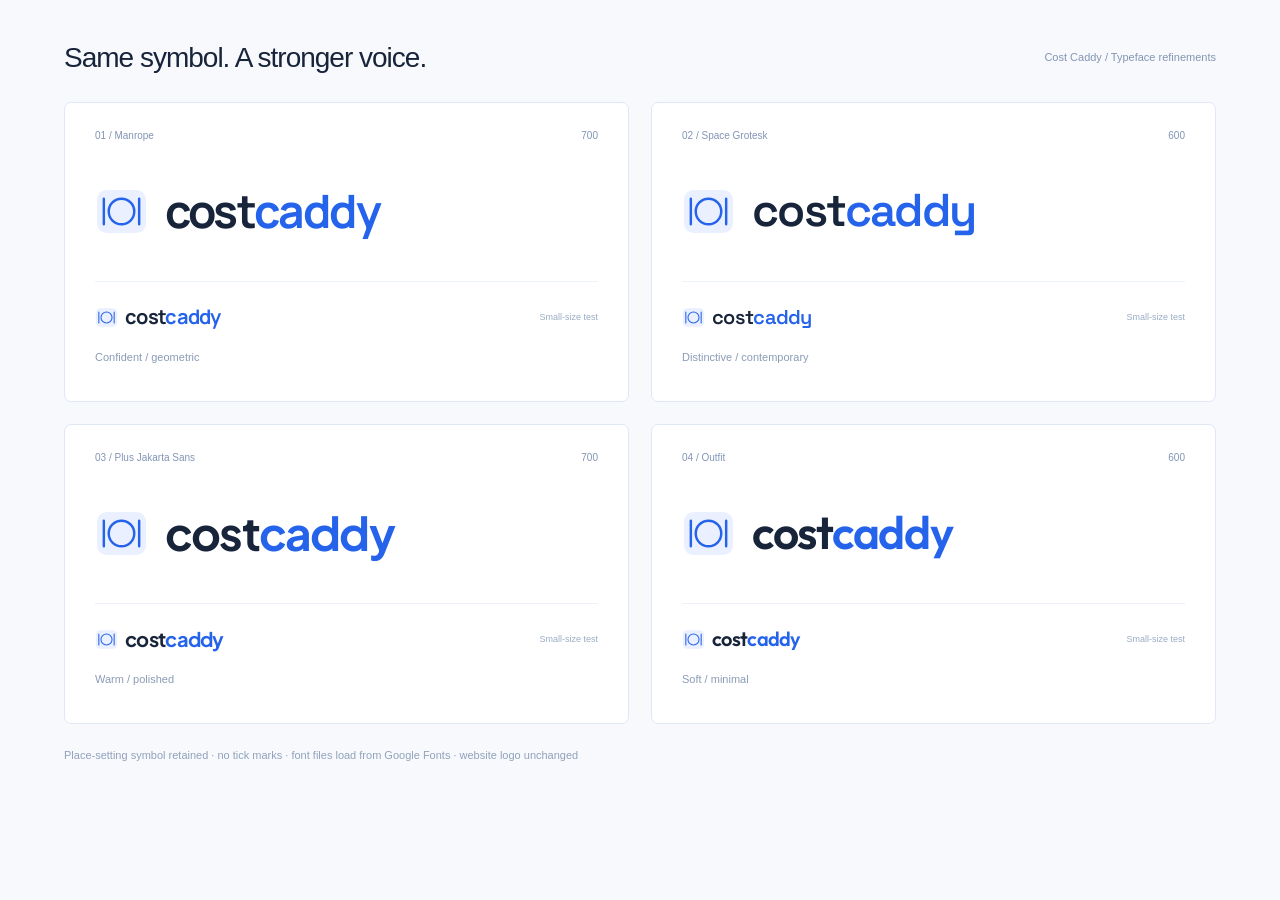
<file: design-concept/logos/typefaces/index.html>
<!doctype html><html><head><meta charset="utf-8"><meta name="viewport" content="width=device-width,initial-scale=1"><title>Cost Caddy / Typeface studies</title><style>@import url('https://fonts.googleapis.com/css2?family=Manrope:wght@700&family=Space+Grotesk:wght@600&family=Plus+Jakarta+Sans:wght@700&family=Outfit:wght@600&display=swap');*{box-sizing:border-box}body{margin:0;background:#f7f9fd;color:#17243a;font-family:Arial,sans-serif;padding:40px 5%}header{display:flex;justify-content:space-between;align-items:end;margin-bottom:28px}h1{font-size:28px;font-weight:400;letter-spacing:-1px;margin:0}header p{font-size:11px;color:#8395b2}.grid{display:grid;grid-template-columns:1fr 1fr;gap:22px}.card{background:white;border:1px solid #e1e8f5;border-radius:7px;padding:27px 30px}.meta{display:flex;justify-content:space-between;font-size:10px;color:#8295b5}.wordmark{display:flex;align-items:center;gap:17px;min-height:140px}.wordmark svg{width:53px;height:53px;flex-shrink:0}.wordmark .type{font-size:46px;line-height:1.2;white-space:nowrap}.type em{font-style:normal;color:#2563eb}.small{border-top:1px solid #edf1f8;display:flex;justify-content:space-between;align-items:center;padding-top:20px}.small .wordmark{min-height:30px;gap:7px}.small .wordmark svg{width:23px;height:23px}.small .wordmark .type{font-size:20px;letter-spacing:-.7px!important}.small>span{font-size:9px;color:#9aabc3}.note{font-size:11px;color:#8a9bb5;margin-top:19px}footer{font-size:11px;color:#91a1ba;margin-top:25px}@media(max-width:800px){.grid{grid-template-columns:1fr}.wordmark .type{font-size:40px}header{display:block}}@media(max-width:400px){.wordmark .type{font-size:32px}.wordmark{gap:10px}.card{padding:24px}}</style></head><body><header><h1>Same symbol. A stronger voice.</h1><p>Cost Caddy / Typeface refinements</p></header><div class="grid"><article class="card"><div class="meta"><span>01 / Manrope</span><span>700</span></div><div class="wordmark"><svg viewBox="0 0 54 52" aria-hidden="true"><rect x="2" y="4" width="50" height="44" rx="10" fill="#eaf0ff"/><circle cx="27" cy="26" r="13" fill="none" stroke="#2563eb" stroke-width="2.5"/><path d="M9 13v26m36-26v26" stroke="#2563eb" stroke-width="2.5" stroke-linecap="round"/></svg><span class="type" style="font-family:'Manrope',sans-serif;font-weight:700;letter-spacing:-1.8px">cost<em>caddy</em></span></div><div class="small"><div class="wordmark"><svg viewBox="0 0 54 52" aria-hidden="true"><rect x="2" y="4" width="50" height="44" rx="10" fill="#eaf0ff"/><circle cx="27" cy="26" r="13" fill="none" stroke="#2563eb" stroke-width="2.5"/><path d="M9 13v26m36-26v26" stroke="#2563eb" stroke-width="2.5" stroke-linecap="round"/></svg><span class="type" style="font-family:'Manrope',sans-serif;font-weight:700;letter-spacing:-1.8px">cost<em>caddy</em></span></div><span>Small-size test</span></div><p class="note">Confident / geometric</p></article><article class="card"><div class="meta"><span>02 / Space Grotesk</span><span>600</span></div><div class="wordmark"><svg viewBox="0 0 54 52" aria-hidden="true"><rect x="2" y="4" width="50" height="44" rx="10" fill="#eaf0ff"/><circle cx="27" cy="26" r="13" fill="none" stroke="#2563eb" stroke-width="2.5"/><path d="M9 13v26m36-26v26" stroke="#2563eb" stroke-width="2.5" stroke-linecap="round"/></svg><span class="type" style="font-family:'Space Grotesk',sans-serif;font-weight:600;letter-spacing:-1.6px">cost<em>caddy</em></span></div><div class="small"><div class="wordmark"><svg viewBox="0 0 54 52" aria-hidden="true"><rect x="2" y="4" width="50" height="44" rx="10" fill="#eaf0ff"/><circle cx="27" cy="26" r="13" fill="none" stroke="#2563eb" stroke-width="2.5"/><path d="M9 13v26m36-26v26" stroke="#2563eb" stroke-width="2.5" stroke-linecap="round"/></svg><span class="type" style="font-family:'Space Grotesk',sans-serif;font-weight:600;letter-spacing:-1.6px">cost<em>caddy</em></span></div><span>Small-size test</span></div><p class="note">Distinctive / contemporary</p></article><article class="card"><div class="meta"><span>03 / Plus Jakarta Sans</span><span>700</span></div><div class="wordmark"><svg viewBox="0 0 54 52" aria-hidden="true"><rect x="2" y="4" width="50" height="44" rx="10" fill="#eaf0ff"/><circle cx="27" cy="26" r="13" fill="none" stroke="#2563eb" stroke-width="2.5"/><path d="M9 13v26m36-26v26" stroke="#2563eb" stroke-width="2.5" stroke-linecap="round"/></svg><span class="type" style="font-family:'Plus Jakarta Sans',sans-serif;font-weight:700;letter-spacing:-1.8px">cost<em>caddy</em></span></div><div class="small"><div class="wordmark"><svg viewBox="0 0 54 52" aria-hidden="true"><rect x="2" y="4" width="50" height="44" rx="10" fill="#eaf0ff"/><circle cx="27" cy="26" r="13" fill="none" stroke="#2563eb" stroke-width="2.5"/><path d="M9 13v26m36-26v26" stroke="#2563eb" stroke-width="2.5" stroke-linecap="round"/></svg><span class="type" style="font-family:'Plus Jakarta Sans',sans-serif;font-weight:700;letter-spacing:-1.8px">cost<em>caddy</em></span></div><span>Small-size test</span></div><p class="note">Warm / polished</p></article><article class="card"><div class="meta"><span>04 / Outfit</span><span>600</span></div><div class="wordmark"><svg viewBox="0 0 54 52" aria-hidden="true"><rect x="2" y="4" width="50" height="44" rx="10" fill="#eaf0ff"/><circle cx="27" cy="26" r="13" fill="none" stroke="#2563eb" stroke-width="2.5"/><path d="M9 13v26m36-26v26" stroke="#2563eb" stroke-width="2.5" stroke-linecap="round"/></svg><span class="type" style="font-family:'Outfit',sans-serif;font-weight:600;letter-spacing:-1.3px">cost<em>caddy</em></span></div><div class="small"><div class="wordmark"><svg viewBox="0 0 54 52" aria-hidden="true"><rect x="2" y="4" width="50" height="44" rx="10" fill="#eaf0ff"/><circle cx="27" cy="26" r="13" fill="none" stroke="#2563eb" stroke-width="2.5"/><path d="M9 13v26m36-26v26" stroke="#2563eb" stroke-width="2.5" stroke-linecap="round"/></svg><span class="type" style="font-family:'Outfit',sans-serif;font-weight:600;letter-spacing:-1.3px">cost<em>caddy</em></span></div><span>Small-size test</span></div><p class="note">Soft / minimal</p></article></div><footer>Place-setting symbol retained · no tick marks · font files load from Google Fonts · website logo unchanged</footer></body></html>
</file>
<file: design-concept/style.css>
@import url('https://fonts.googleapis.com/css2?family=DM+Sans:wght@400;500;600;700&family=Manrope:wght@400;500;600;700;800&display=swap');
:root{--ink:#1d342c;--paper:#faf9f5;--green:#254f3d;--muted:#68726b;--line:#dadfd5;--sage:#dfe8d8}*{box-sizing:border-box}html{scroll-behavior:smooth;scroll-padding-top:30px}body{margin:0;background:var(--paper);color:var(--ink);font-family:'DM Sans',sans-serif;font-size:16px}button,a{-webkit-tap-highlight-color:transparent}a{color:inherit;text-decoration:none}button{font:inherit;cursor:pointer;border:0;background:var(--green);color:white;padding:18px 23px;border-radius:5px;display:inline-flex;align-items:center;justify-content:space-between;gap:28px}button:hover{background:#34654c}button:focus-visible,a:focus-visible{outline:3px solid #b88530;outline-offset:5px}header{height:105px;margin:0 6%;display:flex;align-items:center;justify-content:space-between;border-bottom:1px solid var(--line)}.brand{font-family:'Manrope',sans-serif;font-size:28px;font-weight:800;letter-spacing:-1.6px;display:flex;align-items:center;gap:9px}.brand span{font-size:23px;border:1.5px solid;border-radius:50%;width:29px;height:29px;display:grid;place-items:center}nav{display:flex;gap:30px;font-size:13px}nav a:hover{text-decoration:underline}.small{padding:13px 20px;font-size:13px}.hero{padding:90px 6% 65px;display:grid;grid-template-columns:1.2fr 1fr;gap:6%;align-items:center;min-height:680px}.eyebrow{font-size:10px;letter-spacing:1.7px;font-weight:700;line-height:1.7}.eyebrow i{display:inline-block;width:6px;height:6px;background:#46724c;border-radius:50%;margin-right:9px}h1,h2,h3,p{margin-top:0}h1,h2{font-family:'Manrope',sans-serif;letter-spacing:-3.5px;font-weight:500;line-height:1.1}h1{font-size:clamp(48px,4.7vw,76px);margin:27px 0}em{font-family:Georgia,serif;font-weight:400;color:#5c765b}h1 em,h2 em{letter-spacing:-2px}.intro{color:#626d64;font-size:16px;line-height:1.85;max-width:435px}.hero-actions{display:flex;align-items:center;gap:28px;margin-top:28px;font-size:13px}.hero-actions a span{margin-left:12px}.fine{font-size:9px;letter-spacing:1.8px;margin-top:45px;color:#81877f}.report-wrap{transform:rotate(-2deg);animation:arrive .8s both}.report-top{display:flex;justify-content:space-between;font-size:9px;letter-spacing:1px;padding:0 8px 12px}.pill{color:#687261;letter-spacing:0}.report{background:#fff;border:1px solid #dae0d5;border-radius:9px;box-shadow:0 22px 45px #2335260b;padding:27px}.report-heading{display:flex;justify-content:space-between}.report-heading .eyebrow{font-size:8px;letter-spacing:1.2px;color:var(--muted)}.report h2{font-size:27px;letter-spacing:-1px}.report-icon{font-size:28px}.total{display:flex;flex-direction:column;gap:8px;margin:24px 0 20px}.total span{font-size:12px;color:var(--muted)}.total strong{font-family:Manrope,sans-serif;font-size:39px;font-weight:500;letter-spacing:-1.5px}.stack{display:flex;height:13px;gap:3px;overflow:hidden;border-radius:3px}.stack span{animation:grow 1.3s both;transform-origin:left}.stack span:nth-child(1){width:83.333%;background:#2f5741}.stack span:nth-child(2){width:10.417%;background:#abc19b}.stack span:nth-child(3){width:6.25%;background:#ccaa68}.ledger{margin:20px 0}.ledger p{display:flex;justify-content:space-between;border-bottom:1px solid #edf0e9;font-size:11px;padding:12px 0;margin:0}.ledger b{font-weight:500}.dot{display:inline-block;width:7px;height:7px;border-radius:2px;margin-right:9px}.green{background:#2f5741}.sage{background:#abc19b}.amber{background:#ccaa68}.gap{color:#8c6526}.insight{display:flex;gap:12px;background:#f2f4ed;padding:15px;border-radius:4px}.insight>span{font-size:24px}.insight p{font-size:10px;line-height:1.8;margin:0}.report-foot{font-size:8px;color:#85907f;display:flex;justify-content:space-between;padding-top:22px}.note{font-family:Georgia,serif;font-style:italic;text-align:center;margin-top:22px;color:#74806e;font-size:14px}.note span{font-size:25px;margin-right:10px}.strip{border-top:1px solid var(--line);border-bottom:1px solid var(--line);padding:25px 6%;display:flex;justify-content:space-between;align-items:center}.strip>span{font-size:9px;letter-spacing:1.4px}.strip p{margin:0;font-size:13px}.strip b{font-weight:400;color:#a5afa0;margin:0 20px}section:not(.hero){padding:85px 6%}h2{font-size:clamp(35px,3.5vw,54px);margin-bottom:26px}.two-col{display:grid;grid-template-columns:1.2fr 1fr;gap:9%;margin-top:28px}.two-col p{font-size:14px;color:var(--muted);line-height:1.9}.questions{display:grid;grid-template-columns:repeat(3,1fr);margin-top:42px;gap:30px}.questions p{border-top:1px solid var(--line);padding-top:20px;line-height:1.6;font-size:17px}.questions span{display:block;font-size:10px;color:#82927d;margin-bottom:14px}.story{background:#eaf0e5;display:grid;grid-template-columns:1fr 1fr;gap:9%}.section-copy{font-size:14px;color:var(--muted);line-height:1.8;max-width:360px}.tabs{display:flex;flex-direction:column;margin-top:30px}.tabs button{background:none;color:#7b8976;border-bottom:1px solid #cfd9c8;border-radius:0;justify-content:flex-start;padding:17px 0;font-size:12px;gap:20px}.tabs button[aria-selected=true]{color:var(--ink);font-weight:700}.tabs span{font-size:15px}.finding{background:#fafbf8;border:1px solid #d7dfd1;border-radius:7px;align-self:center;padding:27px;min-height:350px}.finding-head{display:flex;justify-content:space-between;font-size:8px;letter-spacing:1px;border-bottom:1px solid var(--line);padding-bottom:18px}.finding h3{font-size:24px;font-weight:500;letter-spacing:-.6px;line-height:1.3;margin:24px 0 18px}.finding .amount{font-size:45px;letter-spacing:-2px;font-family:Manrope,sans-serif;color:#91723d;margin:15px 0}.finding .detail{font-size:13px;color:var(--muted);line-height:1.8}.finding .status{font-size:10px;border:1px solid #d5dece;padding:9px 12px;display:inline-block;border-radius:4px}.finding-note{font-size:9px;color:#7e8877;margin:22px 0 0;border-top:1px solid var(--line);padding-top:15px}.feature-grid{display:grid;grid-template-columns:repeat(2,1fr);gap:0 60px;margin-top:40px}.feature-grid article{padding:28px 0 35px;border-top:1px solid var(--line)}.feature-symbol{font-size:28px;display:block;margin-bottom:20px}.feature-grid h3{font-size:21px;font-weight:500;letter-spacing:-.6px}.feature-grid p{font-size:14px;line-height:1.8;color:var(--muted);max-width:410px}.tag{font-size:9px;letter-spacing:1.2px;color:#70816a}.approach{border-top:1px solid var(--line)}.roadmap{font-size:11px;display:inline-block;background:#edf0e7;padding:10px 12px;border-radius:3px}.steps{display:grid;grid-template-columns:repeat(3,1fr);gap:35px;margin-top:45px}.steps p{display:flex;flex-direction:column;border-top:1px solid var(--line);padding-top:20px}.steps b{font-size:11px;color:#7d9075;font-weight:400}.steps strong{font-weight:500;margin:16px 0 10px}.steps span{color:var(--muted);font-size:12px;line-height:1.6}section.closing{text-align:center;background:#254636;color:#f9f9f1;padding:75px 6%}.closing h2{font-size:70px;margin:25px 0}.closing em{color:#bac9a8}.closing button{background:#e2ebd6;color:#213e2d;font-size:13px}.closing>p:last-child{font-size:11px;color:#b8c8b0;margin-top:20px}footer{display:flex;justify-content:space-between;align-items:center;padding:35px 6%}footer p,footer>span{font-size:10px;color:var(--muted);margin:0}dialog{border:1px solid var(--line);border-radius:10px;background:var(--paper);color:var(--ink);padding:45px;max-width:500px;width:90%}dialog::backdrop{background:#16302177;backdrop-filter:blur(5px)}dialog h2{font-size:40px}dialog p{font-size:14px;line-height:1.8}dialog .close{position:absolute;right:13px;top:10px;background:transparent;color:var(--ink);font-size:26px;padding:0 8px}#copy-status{font-size:11px;color:var(--muted);margin-top:20px}@keyframes arrive{from{opacity:0;translate:0 18px}to{opacity:1;translate:0 0}}@keyframes grow{from{transform:scaleX(0)}to{transform:scaleX(1)}}@media(min-width:1600px){body{max-width:1600px;margin:auto}}@media(max-width:900px){nav{gap:14px}.hero{gap:30px;padding-top:65px}h1{font-size:48px}.report{padding:20px}.strip b{margin:0 9px}.hero-actions{gap:16px}.hero-actions button{gap:12px}.two-col,.story{gap:35px}.finding-head{font-size:7px}.closing h2{font-size:60px}}@media(max-width:680px){header{height:85px}nav{display:none}.brand{font-size:24px}.hero{grid-template-columns:1fr;padding-top:45px;padding-bottom:40px;gap:45px}.hero h1{font-size:52px}.intro{font-size:14px}.report-wrap{max-width:460px;width:95%;margin:auto;transform:rotate(-1deg)}.fine{margin-top:27px}.strip{display:block}.strip p{margin-top:15px;font-size:10px}.strip b{margin:0 5px}section:not(.hero){padding:55px 6%}.two-col,.story,.feature-grid,.steps{grid-template-columns:1fr}.two-col{gap:10px}.questions{grid-template-columns:1fr;gap:0;margin-top:20px}.questions p{font-size:17px}.questions span{margin-bottom:7px}.feature-grid{gap:0}.steps{gap:5px;margin-top:25px}.finding{padding:22px}.story{gap:30px}h2{letter-spacing:-1.6px}.closing h2{font-size:60px}footer{flex-wrap:wrap;gap:20px}footer p{width:100%;order:3}.hero-actions{font-size:12px}dialog{padding:35px 25px}}@media(prefers-reduced-motion:reduce){html{scroll-behavior:auto}*,*::before,*::after{animation:none!important;transition:none!important}}
/* Direction 02 — spatial operational records, inspired by Headroom. */
:root{--paper:#f6f7f2}header{position:relative;z-index:5;height:66px;max-width:740px;margin:22px auto 0;border:1px solid #e2e5da;border-radius:40px;background:#fffffff2;padding:0 23px;box-shadow:0 4px 20px #23352605}header .brand{font-size:22px}header .brand span{width:23px;height:23px;font-size:18px}header nav{gap:20px;font-size:11px}header .small{border-radius:25px;padding:10px 17px;font-size:11px}.spatial-hero{display:block;position:relative;overflow:hidden;padding:58px 0 30px;min-height:810px;background:radial-gradient(ellipse at 50% 57%,#dce9cf66,transparent 56%)}.spatial-hero .hero-copy{text-align:center;position:relative;z-index:3;padding:0 5%}.spatial-hero h1{font-size:clamp(35px,3.7vw,59px);line-height:1.18;letter-spacing:-2.7px;margin:22px 0 18px;font-weight:500}.spatial-hero h1 span{color:#7c8d72}.spatial-hero .intro{max-width:none;font-size:14px;color:#6e7867;margin:0}.operational-world{height:390px;position:relative;margin:0 auto;max-width:1600px;perspective:1100px}.world-line{position:absolute;left:7%;right:7%;top:52%;height:1px;background:linear-gradient(90deg,transparent,#bfccb3,transparent)}.orbit-card{position:absolute;width:260px;background:#ffffffd9;border:1px solid #dce3d4;border-radius:10px;padding:20px;box-shadow:0 18px 35px #2c412c08;animation:record-in 1s both;transition:translate .35s,box-shadow .35s}.orbit-card:hover{translate:0 -8px;box-shadow:0 22px 35px #2c412c15}.card-kicker{font-size:8px;letter-spacing:1.3px;display:flex;justify-content:space-between;align-items:center;color:#74846c}.card-kicker span{font-size:8px;letter-spacing:0;background:#edf0e5;color:#727e58;padding:5px 7px;border-radius:10px}.orbit-card h3{font-family:Manrope,sans-serif;font-weight:500;font-size:24px;line-height:1.25;letter-spacing:-.8px;margin:19px 0}.orbit-card p{font-size:11px;color:#7b8476;line-height:1.7}.mini-row{display:flex;justify-content:space-between;font-size:10px;padding:12px 0;border-top:1px solid #e8ecdf;gap:10px}.mini-row span{color:#83907b}.mini-row b{font-weight:500}.mini-row.highlight{color:#91713b}.card-bottom{font-size:9px;border-top:1px solid #e4e9dc;padding-top:13px;margin-top:7px;color:#6e8261}.orbit-left{left:-2%;top:7px;transform:rotateY(31deg) rotateZ(-3deg);width:290px}.orbit-back{left:24%;top:82px;transform:rotateY(23deg) scale(.78);opacity:.75;transform-origin:left center;animation-delay:.1s}.orbit-right{right:24%;top:74px;transform:rotateY(-23deg) scale(.79);opacity:.85;transform-origin:right center;animation-delay:.2s}.orbit-front{right:-2%;top:0;transform:rotateY(-31deg) rotateZ(3deg);width:290px;animation-delay:.3s}.world-centre{position:absolute;left:50%;top:100px;transform:translateX(-50%);text-align:center;width:200px}.world-centre p{font-size:11px;line-height:1.8;color:#819075;margin-top:20px}.world-centre strong{font-weight:500;color:#4b6342}.caddy-mark{height:95px;width:95px;display:flex;flex-direction:column;gap:5px;margin:auto;align-items:center;justify-content:center;animation:breathe 5s ease-in-out infinite}.caddy-mark span{height:5px;background:#456a3e;border-radius:1px}.caddy-mark span:nth-child(1),.caddy-mark span:nth-child(7){width:24px}.caddy-mark span:nth-child(2),.caddy-mark span:nth-child(6){width:43px}.caddy-mark span:nth-child(3),.caddy-mark span:nth-child(5){width:63px}.caddy-mark span:nth-child(4){width:85px}.hero-end{position:relative;z-index:3;text-align:center;margin-top:-18px}.hero-end button{border-radius:30px;font-size:13px;padding:16px 24px}.hero-end>a{display:block;font-size:11px;color:#7b8871;margin-top:17px}.hero-end .fine{font-size:8px;letter-spacing:1.3px;margin:25px 0 0}.closing button{border-radius:30px}@keyframes record-in{from{opacity:0;translate:0 20px}to{translate:0 0}}@keyframes breathe{50%{transform:scale(.9);opacity:.65}}@media(min-width:1500px){.orbit-left{left:3%}.orbit-front{right:3%}}@media(max-width:900px){header{margin:18px 5% 0}.spatial-hero{min-height:760px}.spatial-hero h1{font-size:42px}.orbit-left{left:-10%}.orbit-front{right:-10%}.orbit-back{left:19%;transform:rotateY(23deg) scale(.68)}.orbit-right{right:19%;transform:rotateY(-23deg) scale(.68)}.operational-world{height:380px}.world-centre{width:135px;top:120px}.world-centre p{font-size:10px}}@media(max-width:680px){header{padding:0 16px;height:60px}.spatial-hero{padding-top:40px;min-height:850px}.spatial-hero h1{font-size:38px;letter-spacing:-1.8px;line-height:1.2}.spatial-hero h1 span{display:block;margin-top:10px}.spatial-hero .intro{font-size:13px;max-width:310px;margin:auto;line-height:1.7}.spatial-hero .eyebrow{font-size:8px;letter-spacing:1.1px}.operational-world{height:420px;margin-top:15px}.orbit-left{left:-85px;top:20px;width:235px;transform:rotateY(28deg) rotateZ(-4deg) scale(.88)}.orbit-front{right:-85px;top:23px;width:235px;transform:rotateY(-28deg) rotateZ(4deg) scale(.88)}.orbit-back{left:10%;top:215px;transform:rotate(-5deg) scale(.58);opacity:.65}.orbit-right{right:10%;top:215px;transform:rotate(5deg) scale(.58);opacity:.65}.orbit-card h3{font-size:21px}.world-centre{top:70px;width:120px}.caddy-mark{scale:.75}.world-centre p{margin-top:4px}.world-line{top:35%}.hero-end{margin-top:-5px}}
/* Blue direction and straighter controls. */
:root{--ink:#162b55;--paper:#f7f9ff;--green:#254fe5;--muted:#6a7790;--line:#dbe1ef;--sage:#dce5ff}header{border-radius:10px;border-color:#dce3f4;box-shadow:0 4px 20px #2340aa06}header .small,button,.hero-end button,.closing button{border-radius:4px}header .brand span{border-radius:3px}.spatial-hero{background:radial-gradient(ellipse at 50% 57%,#d1ddff99,transparent 60%)}.spatial-hero h1 span{color:#4b6ad1}.spatial-hero .intro{color:#6a7790}.eyebrow i{background:#315ae0}.orbit-card{border-color:#d6e0fa;background:#ffffffed;border-radius:6px;box-shadow:0 18px 35px #244cc610}.card-kicker,.mini-row span,.orbit-card p,.card-bottom{color:#6b7da4}.card-kicker span{background:#edf1ff;color:#4762ae;border-radius:3px}.mini-row,.card-bottom{border-color:#e2e8f7}.caddy-mark span{background:#3157d6}.world-line{background:linear-gradient(90deg,transparent,#b9cafa,transparent)}.world-centre p{color:#7588b1}.world-centre strong{color:#3555a8}.hero-end>a{color:#6079b0}em{color:#4c6bd1}.story{background:#edf2ff}.finding{background:#fbfcff;border-color:#d5dff5}.tabs button{border-color:#d3dff7;color:#6b7da4}.finding .status{border-color:#d5dff5;border-radius:3px}.tag{color:#5471b7}.roadmap{background:#eaf0ff;color:#4966a8}.closing{background:#2147d5!important}.closing em{color:#b9ccff}.closing button{background:#fff;color:#234bd8}.closing>p:last-child{color:#c7d5ff}.problem-label{display:block;font-size:16px;font-family:Georgia,serif;font-style:italic;color:#627398;margin-bottom:22px}.feature-demo{background:#edf2ff;border:1px solid #dbe5ff;border-radius:5px;padding:20px;margin-bottom:25px;min-height:145px;font-size:11px;color:#5e73a3}.feature-demo>div{display:flex;align-items:center;justify-content:space-between;margin:15px 0;gap:14px}.feature-demo b{font-size:18px;font-weight:500;color:#294fc2}.feature-demo small{font-size:10px}.price-demo>div{justify-content:flex-start;gap:30px}.price-demo b{font-size:30px}.stock-demo>div{margin:12px 0;display:grid;grid-template-columns:105px 1fr}.stock-demo i{display:block;width:var(--bar);height:9px;background:#4d70e4;transform-origin:left}.stock-demo>div:nth-child(2) i{background:#9cb3fb}.meals-demo b{font-size:12px}.invoice-demo b,.bill-demo b,.action-demo b{font-size:15px}.summary-demo .summary-lines{display:block}.summary-lines i{display:block;height:5px;background:#b2c4fb;margin:9px 0;width:90%}.summary-lines i:nth-child(2){width:70%}.summary-lines i:nth-child(3){width:45%}.example-note{font-size:11px;color:var(--muted);margin-top:25px}.feature-grid article.is-visible .stock-demo i{animation:grow 1.2s both}.feature-grid article.is-visible .summary-lines i{animation:grow 1.2s both;transform-origin:left}.feature-grid article.is-visible .summary-lines i:nth-child(2){animation-delay:.15s}.feature-grid article.is-visible .summary-lines i:nth-child(3){animation-delay:.3s}.feature-grid article.is-visible .price-demo b:last-child,.feature-grid article.is-visible .action-demo b:last-child{animation:reveal-value .9s both}.feature-grid article.is-visible .waste-demo b,.feature-grid article.is-visible .meals-demo b,.feature-grid article.is-visible .invoice-demo>div:last-of-type,.feature-grid article.is-visible .bill-demo>div{animation:reveal-value .8s both}@keyframes reveal-value{from{opacity:0;translate:0 8px}to{opacity:1;translate:0 0}}button:hover{background:#365fec}.closing button:hover{background:#e8eeff}
</file>
<file: design-concept/features.css>
.product-features{padding:95px 7%;color:inherit}.product-features .feature-intro{max-width:650px;margin-bottom:45px}.product-features h2{font-size:clamp(38px,4vw,60px);line-height:1.07}.product-features .feature-intro p{font-size:14px;line-height:1.8;color:#6b7588}.capabilities{display:grid;grid-template-columns:repeat(3,1fr);gap:0 35px}.capability{border-top:1px solid #dce1eb;padding:24px 0 30px}.capability .index{font:11px monospace;color:#74829d}.capability h3{font-size:22px;font-weight:500;letter-spacing:-.6px;margin:20px 0 12px}.capability p{font-size:13px;line-height:1.8;color:#6b7588}.capability .micro{font:11px monospace;background:#edf2ff;color:#4764aa;padding:13px;min-height:48px;display:flex;align-items:center;border-radius:4px}.calc-lab{margin-top:40px;background:#f1f5ff;border:1px solid #dce5fa;padding:30px;border-radius:6px}.calc-lab h3{font-size:26px;font-weight:500;margin:0 0 10px}.calc-lab>p{font-size:12px;color:#6b7588}.calc-inputs{display:grid;grid-template-columns:repeat(4,1fr);gap:20px;margin-top:25px}.calc-inputs label{display:flex;flex-direction:column;gap:10px;font-size:11px;color:#58677f}.calc-inputs input{font:16px inherit;width:100%;padding:12px;background:white;border:1px solid #cbd6ed;border-radius:4px;color:#172b55}.calc-result{margin-top:25px;border-top:1px solid #d5dff3;padding-top:20px;display:flex;justify-content:space-between;gap:20px;align-items:center}.calc-result strong{font-size:32px;font-weight:500;letter-spacing:-1px}.calc-result span{font-size:12px;color:#596b90}.feature-disclaimer{font-size:10px;color:#7b8597;line-height:1.8;margin-top:20px}.design-switch{display:flex;gap:18px;justify-content:center;font-size:11px;margin:20px 0}.capability.active .micro{animation:feature-in .8s both}@keyframes feature-in{from{opacity:0;transform:translateY(8px)}to{opacity:1;transform:translateY(0)}}@media(max-width:800px){.capabilities{grid-template-columns:repeat(2,1fr)}.calc-inputs{grid-template-columns:repeat(2,1fr)}}@media(max-width:500px){.capabilities{grid-template-columns:1fr}.product-features{padding:60px 24px}.calc-lab{padding:22px}.calc-result{align-items:flex-start;flex-direction:column}.calc-result strong{font-size:27px}}@media(prefers-reduced-motion:reduce){.capability.active .micro{animation:none}}
/* Product stories: native illustrations and live example states. */
.product-visual{background:#f2f6fc;border:1px solid #dfe7ef;padding:20px;margin-top:22px;min-height:215px;overflow:hidden;border-radius:5px;color:#20334c}.ingredient-pair{display:grid;grid-template-columns:1fr 1fr;gap:20px}.ingredient-pair>div{display:grid;grid-template-columns:50px 1fr;align-items:center;gap:3px 10px}.ingredient-pair svg{width:50px;height:56px;grid-row:span 2}.ingredient-pair span{font-size:10px;color:#6b7b8a}.ingredient-pair b{font-size:20px;font-weight:500}.price-path{display:flex;flex-direction:column;align-items:center;gap:8px;font-size:9px;color:#7a8c9d;margin:18px 0}.price-path b{font-size:19px;color:#7c9cab}.dish-impact{display:flex;justify-content:space-between;gap:15px;align-items:center;border-top:1px solid #dce4ec;padding-top:16px}.dish-impact>span{font-size:11px}.dish-impact small{display:block;line-height:1.5;font-size:8px;color:#78889b;margin-top:6px}.dish-impact strong{font-size:24px;font-weight:500;letter-spacing:-1px}.impact-message{font-size:10px;margin:17px 0;color:#4c6c87;line-height:1.6;min-height:32px}.price-toggle{background:#19314f;color:white;font:10px monospace;border:0;border-radius:4px;padding:10px 13px;cursor:pointer;width:100%;justify-content:center}.price-toggle:hover{background:#315ee7}.menu-matrix{height:165px;position:relative;margin:4px 12px 18px;border-left:1px solid #b8c7d1;border-bottom:1px solid #b8c7d1;background:linear-gradient(90deg,transparent 49.5%,#dce5eb 49.5%,#dce5eb 50%,transparent 50%),linear-gradient(transparent 49.5%,#dce5eb 49.5%,#dce5eb 50%,transparent 50%)}.axis{position:absolute;font-size:8px;color:#7a8c9d}.axis.top{top:-13px;left:3px}.axis.bottom{right:0;bottom:-16px}.matrix-dot{position:absolute;font-size:9px;display:flex;align-items:center;gap:5px}.matrix-dot::before{content:'';width:10px;height:10px;border-radius:50%;background:#5c8fac}.dot-a{top:25%;right:5%}.dot-b{bottom:20%;right:4%}.dot-c{left:8%;bottom:20%}.dot-d{left:8%;top:19%}.visual-caption{font-size:9px;color:#748899;line-height:1.7;margin-top:18px}.bottle-scene{display:flex;align-items:center;gap:20px;min-height:160px}.bottle-scene svg{width:65px;flex-shrink:0;height:130px}.bottle-scene>div{flex:1}.bottle-scene>div>span{font-size:10px;color:#7e8c9b}.bottle-scene p{display:flex;justify-content:space-between;font-size:9px;margin:13px 0}.bottle-scene p b{font-size:10px;font-weight:500}.bottle-scene strong{font-size:13px;font-weight:500;color:#496e83}.loss-graphic{display:flex;align-items:center;gap:20px;min-height:145px}.loss-symbol{font-size:50px;color:#83a5b0}.loss-graphic>div{display:flex;flex-direction:column;gap:12px}.loss-graphic>div>span{font-size:10px;color:#78909c}.loss-graphic strong{font-size:24px;font-weight:400;letter-spacing:-1px}.loss-graphic b{font-size:10px;font-weight:400;color:#5e7d8c}.expiry-strip{display:flex;align-items:center;gap:7px;font-size:8px;color:#748591}.expiry-strip i{height:1px;background:#bdcdd4;flex:1}.expiry-strip b{font-weight:500}.connect-map{display:grid;grid-template-columns:repeat(3,1fr);gap:10px;text-align:center;padding-top:15px}.connect-map>span{font-size:8px;padding:13px 4px;border:1px solid #d6e1e8;background:#fff}.connect-map>div{grid-column:span 3;font-size:26px;color:#9db4bf}.connect-map>strong{grid-column:span 3;font-size:23px;letter-spacing:-1px;font-weight:500;margin-bottom:6px}.record-lines{padding-top:16px}.record-lines p{font-size:10px;display:flex;justify-content:space-between;gap:12px;border-bottom:1px solid #dbe4eb;padding:14px 0;margin:0}.record-lines b{font-weight:500;color:#416779}.flag-line{background:#e4edf4}.action-track{display:flex;align-items:center;justify-content:space-between;font-size:9px;margin:15px 0 10px}.action-track span{padding:9px 7px;background:white;border:1px solid #d8e5e9}.action-track i{font-style:normal;color:#88a4b0}.capability.active .matrix-dot{animation:visual-pop 1s both}.capability.active .dot-b{animation-delay:.2s}.capability.active .dot-c{animation-delay:.4s}.capability.active .dot-d{animation-delay:.6s}.capability.active .bottle-fill{animation:liquid-rise 1.2s both;transform-origin:center bottom;transform-box:fill-box}.capability.active .action-track span{animation:visual-pop .8s both}.capability.active .action-track span:last-child{animation-delay:.5s}.price-changed .dish-impact strong{animation:visual-pop .6s both}.price-changed .ingredient-pair b{animation:visual-pop .5s both}.capability:first-child{grid-column:span 2}.capability:first-child .product-visual{max-width:100%}.capability:first-child .ingredient-pair svg{width:70px;height:70px}.capability:first-child .ingredient-pair>div{grid-template-columns:70px 1fr}.capability:first-child .ingredient-pair b{font-size:27px}@keyframes visual-pop{from{opacity:0;transform:translateY(8px)}to{opacity:1;transform:translateY(0)}}@keyframes liquid-rise{from{transform:scaleY(.2)}to{transform:scaleY(1)}}@media(max-width:800px){.capability:first-child{grid-column:span 2}}@media(max-width:500px){.capability:first-child{grid-column:auto}.ingredient-pair{gap:8px}.capability:first-child .ingredient-pair svg{width:45px;height:55px}.capability:first-child .ingredient-pair>div{grid-template-columns:45px 1fr}.capability:first-child .ingredient-pair b{font-size:22px}}@media(prefers-reduced-motion:reduce){.product-visual *{animation:none!important}}
.ai-priorities{display:grid;grid-template-columns:repeat(3,minmax(0,1fr));gap:22px;margin:0 0 65px}.ai-priority{border:1px solid #dce5f2;border-radius:7px;padding:27px;background:#fbfcff;display:flex;flex-direction:column}.ai-number{font-size:10px;color:#718ab0}.ai-priority h3{font:400 25px/1.15 inherit;letter-spacing:-.7px;margin:22px 0 15px}.ai-priority>p{font-size:13px;line-height:1.8;color:#708099;margin:0 0 25px}.ai-example{margin-top:auto;padding:19px;background:#edf3ff;border:1px solid #dfe8fa;border-radius:5px}.ai-example>span{font-size:10px;color:#6486bd;display:block;margin-bottom:15px}.ai-example strong{font-size:14px;font-weight:500;line-height:1.6;display:block}.ai-example small{display:block;font-size:9px;color:#8297b7;line-height:1.7;margin-top:15px}.supporting-tools-heading{border-top:1px solid #e0e6ef;padding-top:35px;margin-bottom:35px}.supporting-tools-heading h3{font-size:28px;font-weight:400;letter-spacing:-.7px;margin:15px 0}.supporting-tools-heading p{font-size:13px;color:#7a899c;line-height:1.8}.ai-visible{animation:ai-enter .7s both}@keyframes ai-enter{from{opacity:.3;translate:0 16px}to{opacity:1;translate:0 0}}@media(max-width:900px){.ai-priorities{grid-template-columns:1fr}.ai-priority{padding:25px}.ai-example{max-width:100%}}@media(prefers-reduced-motion:reduce){.ai-visible{animation:none}}
.supporting-tools summary{cursor:pointer;padding:20px 0;font-size:14px;border-top:1px solid #dfe6ee;border-bottom:1px solid #dfe6ee;color:inherit}.supporting-tools[open] summary{margin-bottom:30px}.supporting-tools summary:focus-visible{outline:3px solid #84a7df;outline-offset:5px}
</file>
<file: design-concept/v2/style.css>
@import url('https://fonts.googleapis.com/css2?family=Instrument+Serif:ital@0;1&family=Instrument+Sans:wght@400;500;600;700&display=swap');
:root{--text:#18191b;--muted:#686d7a;--blue:#315ee7;--line:#e5e7ed}*{box-sizing:border-box}html{scroll-behavior:smooth;scroll-padding-top:35px}body{margin:0;background:#fff;color:var(--text);font-family:'Instrument Sans',sans-serif;font-size:16px}a{color:inherit;text-decoration:none}button,.button{font:inherit;border:0;background:#18191b;color:#fff;padding:14px 20px;border-radius:4px;cursor:pointer;display:inline-flex;gap:25px;align-items:center;justify-content:space-between;font-size:13px}button:hover,.button:hover{background:#315ee7}a:focus-visible,button:focus-visible{outline:3px solid #718ff4;outline-offset:5px}header{max-width:1150px;margin:25px auto;padding:0 30px;display:flex;align-items:center;justify-content:space-between;height:58px}.logo{font-size:24px;font-weight:700;letter-spacing:-1.2px}.logo span{font-size:21px;font-weight:400}nav{display:flex;gap:32px;font-size:12px}.label{font-size:12px;letter-spacing:.2px;color:#6e778b}h1,h2{font-family:'Instrument Serif',Georgia,serif;font-weight:400;line-height:1.03;letter-spacing:-1.5px;margin:25px 0}h1{font-size:clamp(68px,7vw,100px)}em{font-weight:400;color:#5774ba}p{line-height:1.7;color:var(--muted)}.hero{text-align:center;padding:60px 20px 20px;background:radial-gradient(ellipse at 17% 83%,#e6e9ff88,transparent 45%),radial-gradient(ellipse at 82% 66%,#dcecff99,transparent 45%),linear-gradient(#fff,#fbfcff);overflow:hidden}.hero>p{font-size:16px;margin:22px 0}.hero .button{margin-top:6px}.paper-scene{max-width:1000px;height:320px;margin:45px auto 0;position:relative}.paper{position:absolute;text-align:left;background:#ffffffc7;border:1px solid #e0e5f0;border-radius:8px;padding:25px;backdrop-filter:blur(12px);animation:enter 1s both}.paper>span{font-size:10px;color:#8190ac}.paper h3{font-size:23px;font-weight:500;line-height:1.3;letter-spacing:-.6px;margin:18px 0}.paper>div:not(.lines){font-size:11px;border-top:1px solid var(--line);padding:12px 0;display:flex;justify-content:space-between;gap:20px}.paper b{font-weight:500}.paper small{font-size:9px;color:#8b94a5}.receipt{left:3%;top:25px;width:250px;transform:rotate(-8deg);animation-delay:.1s}.message{left:50%;transform:translateX(-50%) rotate(1deg);top:0;width:330px;z-index:2}.message h3{font-family:'Instrument Serif',serif;font-size:31px}.message p{font-size:11px}.stock{right:3%;top:35px;transform:rotate(7deg);width:250px;animation-delay:.2s}.stock small{color:#627ebd}.lines{display:flex;align-items:flex-end;height:40px;gap:6px}.lines i{display:block;background:#d9e3ff;width:30%;height:20px}.lines i:nth-child(2){height:30px}.lines i:nth-child(3){height:15px;background:#a7bdf7}.caption{font-size:10px!important;color:#8a92a1!important;text-align:center}section:not(.hero){padding:100px max(7%,calc((100% - 1100px)/2))}.section-heading{text-align:center;margin-bottom:55px}h2{font-size:clamp(42px,4.5vw,65px)}.section-heading p{font-size:14px}.problem-list article{display:grid;grid-template-columns:50px 1fr 210px;gap:30px;padding:35px 0;border-top:1px solid var(--line)}.number{font-size:11px;color:#8492b4;padding-top:8px}.problem-list h3{font-size:25px;font-weight:500;letter-spacing:-.6px;line-height:1.3;margin:0 0 14px}.problem-list p{font-size:14px;max-width:550px;margin:0}.side-note{font-family:'Instrument Serif',serif;font-style:italic;color:#8d9abb;font-size:23px;line-height:1.3;align-self:center}.bridge{text-align:center;background:#f7f9ff}.bridge p{font-size:15px}.flow{display:flex;gap:25px;justify-content:center;align-items:center;margin-top:35px;font-size:12px}.flow span{background:#fff;border:1px solid #e0e6f4;padding:15px 20px;border-radius:4px}.flow b{font-weight:400;color:#9aabd2}.explorer{display:grid;grid-template-columns:1fr 1.25fr;gap:55px;align-items:start}.choices{display:flex;flex-direction:column}.choices button{background:#fff;color:#7c8393;border-radius:0;border-bottom:1px solid var(--line);padding:23px 0;font-size:16px;text-align:left}.choices button[aria-selected=true]{color:#315ee7}.answer{padding:35px;border:1px solid #e0e6f4;border-radius:8px;background:#f9fbff;min-height:320px}.answer h3{font-family:'Instrument Serif',serif;font-size:36px;line-height:1.1;margin:20px 0}.answer p{font-size:14px}.answer .demo{padding:20px;background:white;border:1px solid #e5eafa;border-radius:4px;display:flex;justify-content:space-between;gap:15px;margin:20px 0;font-size:13px;animation:enter .5s both}.answer .demo b{color:#315ee7;font-weight:500}.answer .tools{font-size:10px;color:#7c8daf}.simple{text-align:center;border-top:1px solid var(--line)}.simple>p{max-width:570px;margin:25px auto;font-size:15px}.detail-grid{display:grid;grid-template-columns:repeat(3,1fr);gap:40px;margin-top:60px;text-align:left}.detail-grid>div{border-top:1px solid var(--line);padding-top:25px}.detail-grid b{font-weight:500}.detail-grid p{font-size:13px}.simple .roadmap{font-size:11px;margin-top:50px}.closing{text-align:center;background:radial-gradient(ellipse at 50% 100%,#dce8ff,transparent 75%),#f7f9ff}.closing button{margin:15px 0}.closing p{font-size:12px}footer{display:flex;justify-content:space-between;align-items:center;padding:35px 7%}footer>span,footer>a:last-child{font-size:11px;color:#81899a}dialog{max-width:500px;width:90%;padding:40px;border:1px solid var(--line);border-radius:8px}dialog::backdrop{background:#17275055;backdrop-filter:blur(6px)}dialog h2{font-size:43px}dialog p{font-size:14px}.close{position:absolute;right:12px;top:12px;background:none;color:#333;padding:5px 10px;font-size:23px}@keyframes enter{from{opacity:0;translate:0 12px}to{opacity:1;translate:0 0}}@media(max-width:700px){header{padding:0 20px;margin:12px auto}nav{display:none}.hero{padding-top:45px}.hero h1{font-size:65px}.hero>.label{font-size:10px}.hero>p{font-size:14px}.paper-scene{height:310px;margin-top:50px}.message{width:260px}.message h3{font-size:27px}.receipt{left:-150px;top:40px}.stock{right:-150px;top:50px}section:not(.hero){padding:65px 24px}.problem-list article{grid-template-columns:25px 1fr;gap:12px}.side-note{display:none}.problem-list h3{font-size:22px}.problem-list p{font-size:13px}h2{font-size:44px}.flow{gap:8px;flex-wrap:wrap}.flow span{padding:12px 10px;font-size:10px}.explorer{grid-template-columns:1fr;gap:30px}.answer{padding:25px}.detail-grid{grid-template-columns:1fr;gap:20px;margin-top:35px}footer{gap:20px;flex-wrap:wrap}.section-heading{margin-bottom:35px}}@media(prefers-reduced-motion:reduce){html{scroll-behavior:auto}*{animation:none!important;transition:none!important}}
</file>
<file: design-concept/v3/style.css>
*{box-sizing:border-box}html{scroll-behavior:smooth;scroll-padding-top:25px}body{margin:0;color:#000;background:#fff;font-family:Arial,sans-serif}a{color:inherit;text-decoration:none}button,.button{background:#000;color:#fff;border:0;border-radius:4px;padding:13px 22px;font:12px monospace;cursor:pointer;display:inline-block}button:hover,.button:hover{background:#01dff1;color:#000}a:focus-visible,button:focus-visible,input:focus-visible{outline:3px solid #00818b;outline-offset:4px}header{height:100px;padding:0 5%;display:flex;justify-content:space-between;align-items:center;border-bottom:1px solid #e5e7eb}.brand{font-size:27px;font-weight:700;letter-spacing:-1.7px}.brand span{color:#009ca7}nav{display:flex;gap:32px;font-size:12px}.hero{padding:35px 5% 0}.meta{display:flex;justify-content:space-between;font:11px monospace;color:#697171}.hero h1{font-size:clamp(65px,9.2vw,145px);font-weight:500;line-height:.99;letter-spacing:-.07em;margin:85px 0 45px}.hero h1>span{background:linear-gradient(transparent 15%,#01dff1 15%,#01dff1 92%,transparent 92%);padding-right:15px}.hero-bottom{display:grid;grid-template-columns:1fr 1fr 1fr;align-items:center;margin:55px 0 65px}.big-arrow{font-size:90px;line-height:1}.hero-bottom p{font:13px/1.8 monospace}.text-link{font:12px monospace;justify-self:end;border-bottom:1px solid;padding-bottom:8px}.ticker{display:flex;gap:30px;padding:25px 0;border-top:1px solid #e5e7eb;font:12px monospace;justify-content:space-between}.ticker b{color:#0096a1;font-weight:400}section.problem{padding:110px 5%;background:#f4f6f6}.section-meta,.statement>span,.contact>span{font:11px monospace;color:#667070}.problem-heading{display:grid;grid-template-columns:1.4fr 1fr;gap:10%;margin:35px 0 60px;align-items:end}h2{font-size:clamp(37px,4.5vw,70px);font-weight:400;letter-spacing:-.045em;line-height:1.05;margin:0}.problem-heading p,.statement p{font:13px/1.8 monospace;max-width:380px;color:#647070}.problem-rows>div{display:grid;grid-template-columns:50px 1.3fr 1fr;gap:20px;padding:25px 0;border-top:1px solid #d8dede;align-items:center}.problem-rows span{font:11px monospace;color:#7c8787}.problem-rows h3{font-size:22px;letter-spacing:-.7px;font-weight:400;margin:0}.problem-rows p{font:11px/1.7 monospace;color:#697575;margin:0}.statement{padding:125px 5%}.statement h2{margin:40px 0}.statement mark{background:#01dff1;padding:0 5px}.statement p{margin-left:auto}.product-features{border-top:1px solid #e5e7eb;padding:90px 5%}.product-features h2{font-family:Arial,sans-serif;letter-spacing:-.045em;font-weight:400}.feature-intro .label{font:11px monospace;color:#697575}.product-features .feature-intro p,.capability p{font-family:monospace;color:#657171}.capability .micro{background:#eff4f4;color:#163e41;border-radius:0;font-size:10px}.capability .index{color:#5d7375}.capability h3{font-weight:400}.calc-lab{background:#d1dddd;border:0;border-radius:0}.calc-lab>p,.calc-inputs label,.calc-result span{color:#3e5557;font-family:monospace}.calc-inputs input{border-color:#aabdbd;color:#000}.calc-result{border-color:#aabdbd}.contact{background:#000;color:#fff;padding:90px 5%}.contact h2{font-size:clamp(55px,8vw,115px);margin:40px 0;letter-spacing:-.06em}.contact h2 span{color:#01dff1}.contact button{background:#01dff1;color:#000}.contact>span,.contact p{color:#91a3a3;font:11px monospace}.contact p{margin-top:25px}footer{display:flex;justify-content:space-between;align-items:center;padding:35px 5%}footer>span,footer>a:last-child{font:10px monospace;color:#697575}dialog{padding:40px;border:1px solid #ddd;max-width:500px;width:90%;border-radius:4px}dialog::backdrop{background:#0008}dialog>span{font:12px monospace}dialog h2{font-size:40px;margin:25px 0}dialog p{font:13px/1.8 monospace;color:#657171}.close{position:absolute;right:10px;top:10px;padding:4px 9px;background:none;color:#000;font-size:20px}@media(max-width:700px){header{height:80px}nav{display:none}.meta span:last-child{display:none}.hero h1{font-size:clamp(52px,11vw,78px);margin:65px 0 40px}.hero-bottom{grid-template-columns:50px 1fr;gap:20px;margin:30px 0}.big-arrow{font-size:55px}.text-link{grid-column:2;justify-self:start}.ticker{font-size:9px;gap:10px;flex-wrap:wrap}.problem-heading{grid-template-columns:1fr;gap:25px}.problem-rows>div{grid-template-columns:25px 1fr}.problem-rows p{grid-column:2}.problem-rows h3{font-size:20px}section.problem,.statement{padding:70px 6%}.statement h2{font-size:34px}.statement p{margin-left:0}.contact{padding:65px 6%}footer{flex-wrap:wrap;gap:20px}footer>span{order:3;width:100%}}@media(prefers-reduced-motion:reduce){html{scroll-behavior:auto}*{animation:none!important;transition:none!important}}

.product-visual{background:#f0f5f5;border-color:#dbe5e5;border-radius:0}.price-toggle{background:#000}.price-toggle:hover{background:#01dff1;color:#000}.impact-message{color:#3f6669}.dish-impact strong{color:#000}
.ai-priority{background:#fff;border-color:#dce4e4;border-radius:0}.ai-priority h3{font-family:Arial,sans-serif}.ai-priority>p{font-family:monospace;color:#657575}.ai-example{background:#e9f4f4;border-color:#d6e7e7;border-radius:0}.ai-example>span{color:#50868b}.ai-number{color:#5d787b}
</file>
<file: design-concept/v3/feature-gallery.css>
/* Feature gallery — spacious product stories with scroll-triggered detail. */
.product-features{background:#fff}.product-features .feature-intro{text-align:center;max-width:700px;margin:0 auto 55px}.product-features .feature-intro h2{font-size:clamp(36px,4vw,54px)}.capabilities{grid-template-columns:repeat(2,minmax(0,1fr));gap:26px}.capability,.capability:first-child{grid-column:auto;border:1px solid #e3eaf5;border-radius:12px;padding:29px;background:#fff;display:flex;flex-direction:column;transition:border-color .3s,box-shadow .3s}.capability:hover{border-color:#c4d7fb;box-shadow:0 9px 30px #285cd408}.capability:first-child{grid-column:span 2;display:grid;grid-template-columns:1fr 1.1fr;align-items:center;gap:40px;padding:38px}.capability h3{font-size:27px;line-height:1.15;margin:18px 0 14px;letter-spacing:-.8px}.capability p{font-size:14px;line-height:1.75;margin:0 0 18px}.capability .index{font-size:11px;color:#6685b8}.showcase-copy{min-height:170px}.capability:first-child .showcase-copy{min-height:0}.product-visual{margin-top:auto;min-height:295px;background:radial-gradient(ellipse at 50% 20%,#fff,#f2f6ff);padding:23px;border:1px solid #e5ecfa;border-radius:8px;position:relative}.capability:first-child .product-visual{margin:0}.graphic-heading{display:flex;justify-content:space-between;align-items:center;gap:10px;font-size:10px;color:#7288ac}.graphic-badge{font-size:8px;padding:5px 7px;border:1px solid #dce7fb;background:#fff;border-radius:3px;white-space:nowrap}.graphic-footer{border-top:1px solid #e0e9f8;margin-top:17px;padding-top:15px;font-size:10px;line-height:1.65;color:#7388a8;display:flex;gap:8px;align-items:center}.check-icon{color:#4878dc;font-size:14px}.bar-comparison{display:flex;align-items:center;gap:25px;margin:25px 0 15px;min-height:158px}.bottle-pair{display:flex;gap:15px;align-items:flex-end;padding:10px 0 0}.glass-bottle{height:130px;width:42px;border:2px solid #9cb8e6;border-radius:8px 8px 7px 7px;position:relative;background:#ffffff80;isolation:isolate}.glass-bottle:before{content:'';position:absolute;left:11px;top:-17px;width:16px;height:17px;background:#edf4ff;border:2px solid #9cb8e6;border-bottom:0;border-radius:3px 3px 0 0}.glass-bottle:after{content:'';position:absolute;inset:10px auto 10px 5px;width:3px;background:#fff9;border-radius:4px}.glass-bottle>span{position:absolute;bottom:-20px;font-size:8px;color:#859bbd;left:50%;transform:translateX(-50%)}.bottle-liquid{position:absolute;bottom:2px;left:2px;right:2px;border-radius:3px;background:linear-gradient(#8fb4fd,#5c8bea);height:75%;transform-origin:bottom}.liquid-two{height:58%;background:linear-gradient(#d0e0ff,#a6c3fb)}.bar-numbers{flex:1;min-width:0}.bar-numbers p{display:flex;justify-content:space-between;font-size:9px;margin:13px 0;gap:8px}.bar-numbers b{font-weight:500;color:#375886}.variance-alert{padding:12px 10px;background:white;border:1px solid #dbe6fa;border-radius:5px;display:flex;align-items:center;gap:9px}.variance-alert>i{height:7px;width:7px;background:#4f80eb;border-radius:50%;flex-shrink:0}.variance-alert b{font-size:12px}.variance-alert small{display:block;font-size:8px;color:#8da0bf;margin-top:5px}.waste-report{display:flex;align-items:center;gap:25px;min-height:180px}.waste-ring{position:relative;width:135px;flex-shrink:0}.waste-ring svg{width:100%;display:block}.waste-ring>div{position:absolute;inset:0;display:flex;justify-content:center;align-items:center;flex-direction:column;gap:4px}.waste-ring strong{font-size:27px;font-weight:400;color:#3869d0}.waste-ring span{font-size:8px;color:#889bb9}.waste-details h4{font-weight:400;font-size:19px;margin:12px 0 5px;letter-spacing:-.5px}.waste-details p{font-size:11px;margin:0 0 10px}.mini-tag{display:inline-block;font-size:8px;color:#6c8abc;padding:5px 7px;background:white;border:1px solid #dfe8f8;border-radius:3px}.small-reason{font-size:9px;color:#8297b8}.calendar-scene{display:flex;gap:30px;align-items:center;min-height:180px;padding-top:20px}.calendar-card{width:120px;border:1px solid #d7e2f6;border-radius:7px;background:#fff;position:relative;padding-bottom:14px;text-align:center;transform:rotate(-5deg)}.calendar-top{font-size:8px;background:#dce9ff;padding:8px;color:#5478ae;border-radius:6px 6px 0 0}.calendar-label{display:block;font-size:8px;color:#94a3bc;margin:10px 0 3px}.calendar-card>b{display:block;font-size:43px;font-weight:400;color:#547ad0;line-height:1}.calendar-card>small{font-size:9px;color:#7e96b9}.calendar-stamp{position:absolute;right:-15px;bottom:13px;padding:5px 7px;background:#f0f5ff;color:#5880cb;border:1px solid #cadbf9;font-size:8px;transform:rotate(10deg);border-radius:3px}.expiry-detail>span{font-size:10px;color:#8a9dbd}.expiry-detail>strong{font-size:29px;font-weight:400;display:block;margin:7px 0 15px}.expiry-amount{border-top:1px solid #dee8f8;padding-top:10px}.expiry-amount>span{font-size:9px;display:block;color:#8198bd}.expiry-amount>b{font-size:24px;font-weight:400;display:block;margin-top:4px;color:#527ad0}.network-graphic{min-height:180px;padding-top:25px}.source-nodes{display:flex;justify-content:space-between;gap:10px}.source-nodes>span{font-size:8px;display:flex;align-items:center;gap:6px;background:#fff;border:1px solid #dce6f8;padding:10px 8px;border-radius:5px}.source-nodes i{font-style:normal;color:#7a9bdc;font-size:13px}.network-graphic svg{width:100%;height:70px;overflow:visible}.network-graphic path{fill:none;stroke:#bcd0f6;stroke-width:1.3}.data-dot{fill:#4a7ee7}.network-hub{display:flex;align-items:center;justify-content:center;gap:8px;border:1px solid #dce7fa;border-radius:6px;background:#fff;width:150px;margin:auto;padding:12px;color:#4879de}.network-hub b{font-size:16px;letter-spacing:-.5px;font-weight:500;color:#36527c}.meal-rows{padding-top:20px}.meal-rows>div{display:flex;align-items:center;gap:12px;margin:12px 0;padding:15px 0;border-bottom:1px solid #e3ebfa}.meal-icon{background:#e4edff;color:#6c92dc;width:35px;height:35px;display:grid;place-items:center;font-size:23px;border-radius:7px}.meal-rows b{display:block;font-size:11px;font-weight:500}.meal-rows small{display:block;font-size:8px;color:#8ca0c1;margin-top:5px}.meal-rows strong{font-size:24px;font-weight:400;margin-left:auto;text-align:right}.meal-rows strong small{font-size:8px}.meal-rows i{font-style:normal;color:#7a9ad4;font-size:14px}.invoice-pair{display:flex;gap:18px;justify-content:center;align-items:center;min-height:180px;padding-top:20px}.invoice-sheet{width:125px;background:#fff;border:1px solid #dce6f7;border-radius:4px;padding:16px;transform:rotate(-5deg)}.invoice-sheet>span{font-size:9px;color:#7990b3}.paper-lines{margin:15px 0}.paper-lines i{display:block;width:90%;height:3px;background:#e2eaf9;margin:6px 0}.paper-lines i:last-child{width:65%}.invoice-sheet b{font-size:22px;font-weight:400;color:#5979b5}.invoice-sheet small{font-size:9px;margin-left:4px;color:#90a4c5}.invoice-sheet.flagged{transform:rotate(5deg);border-color:#a9c3f7}.invoice-sheet.flagged b{color:#2563eb}.invoice-arrow{color:#86a6de}.audit-timeline{padding-top:15px}.audit-timeline>div{display:flex;align-items:center;gap:14px;position:relative;padding:15px 0}.audit-timeline>div:not(:last-child):after{content:'';width:1px;height:22px;position:absolute;top:43px;left:13px;background:#c9dafa}.audit-timeline i{font-size:10px;font-style:normal;display:grid;place-items:center;width:27px;height:27px;background:#e2edff;color:#5c82c7;border:1px solid #cbddfc;border-radius:50%}.audit-timeline b{font-size:11px;font-weight:500}.audit-timeline small{font-size:9px;display:block;margin-top:6px;color:#8ca0c1}.audit-timeline em{font-size:13px;margin-left:auto}.visual-1 .menu-matrix{height:190px;margin:15px 15px 20px}.visual-1 .visual-caption{margin-top:25px}.capability:first-child .ingredient-pair svg{width:60px;height:60px}.capability:first-child .ingredient-pair>div{grid-template-columns:60px 1fr}.capability:first-child .ingredient-pair b{font-size:24px}.dish-impact{margin-top:5px}.price-toggle{width:auto;min-width:175px}.showcase-card.in-view{animation:card-arrive .8s both;animation-delay:calc(var(--order)*.1s)}.showcase-card.in-view .bottle-liquid{animation:fill-bottle 1.5s both;animation-delay:.25s}.showcase-card.in-view .ring-progress{animation:draw-ring 1.5s both;animation-delay:.3s}.showcase-card.in-view .calendar-card{animation:paper-arrive 1s both;animation-delay:.2s}.showcase-card.in-view .data-dot{animation:data-pulse 2s ease-in-out 2}.showcase-card.in-view .d2{animation-delay:.25s}.showcase-card.in-view .d3{animation-delay:.5s}.showcase-card.in-view .meal-rows>div,.showcase-card.in-view .audit-timeline>div{animation:detail-arrive .7s both}.showcase-card.in-view .meal-rows>div:nth-child(2),.showcase-card.in-view .audit-timeline>div:nth-child(2){animation-delay:.2s}.showcase-card.in-view .audit-timeline>div:nth-child(3){animation-delay:.4s}.showcase-card.in-view .invoice-sheet{animation:paper-arrive .8s both}.showcase-card.in-view .invoice-sheet.flagged{animation-delay:.25s}.showcase-card.in-view .matrix-dot{animation:detail-arrive .8s both}.showcase-card.in-view .matrix-dot.dot-b{animation-delay:.2s}.showcase-card.in-view .matrix-dot.dot-c{animation-delay:.4s}.showcase-card.in-view .matrix-dot.dot-d{animation-delay:.6s}@keyframes card-arrive{from{opacity:.25;translate:0 25px}to{opacity:1;translate:0 0}}@keyframes fill-bottle{from{transform:scaleY(.08)}to{transform:scaleY(1)}}@keyframes draw-ring{from{stroke-dasharray:0 321}to{stroke-dasharray:230 321}}@keyframes paper-arrive{from{opacity:0;translate:0 16px}to{opacity:1;translate:0 0}}@keyframes detail-arrive{from{opacity:0;translate:0 9px}to{opacity:1;translate:0 0}}@keyframes data-pulse{0%,100%{opacity:.25}50%{opacity:1}}@media(max-width:950px){.capability,.capability:first-child{padding:22px}.capability:first-child{gap:25px}.bar-comparison{gap:15px}.bottle-pair{gap:10px}.glass-bottle{width:32px;height:110px}.glass-bottle:before{left:7px}.waste-report{gap:14px}.waste-ring{width:105px}.calendar-scene{gap:20px}.source-nodes>span{padding:8px 5px;font-size:7px}.product-visual{padding:18px}.showcase-copy{min-height:195px}}@media(max-width:700px){.capabilities{grid-template-columns:1fr;gap:22px}.capability:first-child{grid-column:auto;display:flex;gap:0}.showcase-copy{min-height:0}.product-visual{margin-top:12px;min-height:270px}.capability:first-child .product-visual{margin-top:15px}.capability h3{font-size:25px}.bar-comparison{gap:25px}.glass-bottle{width:42px;height:130px}.glass-bottle:before{left:11px}.waste-ring{width:130px}.source-nodes>span{font-size:8px;padding:10px}.calendar-scene{gap:35px}.capability:first-child .ingredient-pair svg{width:50px}.capability:first-child .ingredient-pair>div{grid-template-columns:50px 1fr}}@media(prefers-reduced-motion:reduce){.showcase-card,.showcase-card *{animation:none!important;transition:none!important}}

/* V3 editorial treatment */
.product-features{background:#fff;color:#000}.product-features .feature-intro{text-align:left;margin:0 0 60px;max-width:760px}.product-features .feature-intro h2{font-family:Arial,sans-serif;font-size:clamp(40px,5vw,70px);letter-spacing:-.055em;font-weight:400}.capability,.capability:first-child{border-color:#dde4e4;border-radius:0;box-shadow:none;background:#fff;padding:30px}.capability:hover{border-color:#a8bbbb;box-shadow:none}.capability .index{font:10px monospace;color:#5e7474}.capability h3{font-family:Arial,sans-serif;font-size:29px;letter-spacing:-1px;font-weight:400}.capability p{font:12px/1.8 monospace;color:#667575}.product-visual{border:1px solid #dce5e5;background:#f1f6f6;border-radius:0;color:#173b40}.graphic-heading,.graphic-footer,.panel-label{font-family:monospace;color:#668487}.graphic-badge,.mini-tag{border-radius:0;border-color:#d1e0e0;color:#617e80;background:#fff}.graphic-footer{border-color:#d6e3e3;font-size:9px}.price-toggle{background:#000;color:#fff;border-radius:4px}.price-toggle:hover{background:#01dff1;color:#000}.dish-impact strong{color:#000}.glass-bottle,.glass-bottle:before{border-color:#729ca0}.glass-bottle:before{background:#f1f6f6}.bottle-liquid{background:linear-gradient(#68dce1,#00b9c7)}.liquid-two{background:linear-gradient(#c8ecec,#8ecfd3)}.variance-alert{border-color:#d0e2e3;border-radius:0}.variance-alert>i{background:#01b8c6}.bar-numbers b{color:#31646a}.waste-ring strong{color:#205c63}.ring-progress{stroke:#00bdca}.waste-ring svg>circle:first-child{stroke:#dbe9e9}.calendar-card{border-radius:0;border-color:#cadcdd}.calendar-top{background:#d9ecec;color:#547a7e;border-radius:0}.calendar-card>b,.expiry-amount>b{color:#366e75}.calendar-stamp{background:#c9f5f5;border-radius:0;border-color:#9edee2;color:#34777e}.network-hub{border-radius:0;color:#00adbb;border-color:#cee1e2}.network-hub b{color:#315f63}.network-graphic path{stroke:#a3c9cc}.data-dot{fill:#00bdca}.source-nodes>span{border-radius:0;border-color:#d5e5e5}.source-nodes i{color:#548e95}.meal-icon{border-radius:0;background:#dceeee;color:#4c8388}.invoice-sheet,.invoice-sheet.flagged{border-radius:0;border-color:#b9d7d9}.invoice-sheet b,.invoice-sheet.flagged b{color:#317079}.paper-lines i{background:#dfebeb}.audit-timeline i{background:#dcf1f1;border-color:#b9dede;color:#487c81}.audit-timeline>div:not(:last-child):after{background:#bfdcdd}.check-icon{color:#27909a}.showcase-copy{min-height:175px}@media(max-width:700px){.capability,.capability:first-child{padding:24px}.capability h3{font-size:26px}.showcase-copy{min-height:0}}
</file>
<file: design-concept/v4/style.css>
@import url('https://fonts.googleapis.com/css2?family=Inter+Tight:wght@300;400;500;600;700&display=swap');
:root{--ink:#15384f;--muted:#4a6a7d;--mint:#78cfc4;--line:#d6e3e5}*{box-sizing:border-box}html{scroll-behavior:smooth;scroll-padding-top:30px}body{margin:0;background:#fff;color:var(--ink);font-family:'Inter Tight',Arial,sans-serif;font-size:16px}a{color:inherit;text-decoration:none}button,.button{font:14px Helvetica,Arial,sans-serif;border:0;border-radius:4px;background:var(--ink);color:white;padding:19px 25px;cursor:pointer;display:inline-flex;align-items:center;justify-content:space-between;gap:25px}button:hover,.button:hover{background:#4a6a7d}a:focus-visible,button:focus-visible,input:focus-visible{outline:3px solid #236b76;outline-offset:5px}header{background:#e1f3ee;display:flex;align-items:center;justify-content:space-between;padding:28px 6%;gap:25px}.logo{font-size:28px;font-weight:600;letter-spacing:-1.2px}.logo span{font-weight:300}nav{display:flex;gap:30px;font:12px Helvetica,sans-serif}header>button{padding:14px 21px;font-size:12px}.hero{display:grid;grid-template-columns:1.1fr 1fr;gap:10px;background:#e1f3ee;min-height:610px;padding:60px 6% 70px;align-items:center}.label{font:11px Helvetica,sans-serif;color:#527b82}h1,h2{font-weight:300;letter-spacing:-1.8px;line-height:1.08;margin:26px 0}h1{font-size:clamp(45px,4.4vw,68px)}em{font-style:normal;color:#5a8e8d}.hero-copy>p{max-width:400px;font-size:17px;font-weight:300;line-height:1.7;color:#4a6a7d;margin:25px 0 30px}.hero-copy .button{font-size:12px;gap:25px}.hero-footnote{display:block;font:10px Helvetica,sans-serif;color:#5a7a84;margin-top:23px}.hero-art{position:relative;min-width:0;min-height:470px}.art-halo{position:absolute;inset:8% -2% 6%;border:1px solid #c5e4da;border-radius:50%;background:radial-gradient(ellipse,#f5fcf780,transparent 68%)}.balance{width:110%;max-width:620px;position:relative;margin-left:-4%;margin-top:0}.scale-beam{transform-origin:274px 169px;animation:balance 7s ease-in-out infinite}.art-label{position:absolute;font-size:11px;line-height:1.8}.art-label>span{display:block;font-size:9px;color:#6a9196}.label-left{left:0;top:100px}.label-right{right:0;top:100px}.floating-finding{display:flex;align-items:center;gap:12px;position:absolute;left:14%;right:1%;bottom:20px;background:#ffffffdd;padding:20px;border:1px solid #d2e7df;border-radius:8px;animation:float 6s ease-in-out infinite}.finding-icon{display:grid;place-items:center;width:32px;height:32px;border-radius:50%;background:#dbf2e8;font-size:20px}.floating-finding b{display:block;font-size:12px;font-weight:500}.floating-finding div>span{display:block;font-size:10px;color:#62818b;margin-top:5px}.finding-dot{width:7px;height:7px;background:#61a79c;border-radius:50%;margin-left:auto}.art-caption{position:absolute;font:9px Helvetica,sans-serif;color:#6f9698;bottom:-18px;left:15%;margin:0}.soft-strip{display:flex;justify-content:space-between;gap:20px;padding:25px 8%;background:#f4f8f7;font-size:12px;color:#557b84}.soft-strip>span::before{content:'↗';margin-right:10px;color:#4a9e94}section:not(.hero){padding:88px 7%}.section-heading{text-align:center;max-width:760px;margin:0 auto 50px}h2{font-size:clamp(36px,4vw,56px)}.section-heading p{font-size:15px;font-weight:300;line-height:1.8;color:var(--muted)}.problem-list article{display:grid;grid-template-columns:40px 1fr 190px;gap:30px;padding:32px 0;border-top:1px solid var(--line)}.number{font-size:11px;color:#80a5ab;padding-top:5px}.problem-list h3{font-size:25px;line-height:1.25;font-weight:300;letter-spacing:-.4px;margin:0 0 15px}.problem-list p{font-size:14px;color:var(--muted);line-height:1.8;max-width:560px;font-weight:300;margin:0}.side-note{align-self:center;font-size:17px;line-height:1.5;color:#80a4a8;font-weight:300}.bridge{text-align:center;background:#f1f7f6}.bridge>p{font-size:16px;line-height:1.8;font-weight:300;color:var(--muted)}.flow{display:flex;align-items:center;gap:22px;justify-content:center;margin-top:35px;font-size:12px}.flow span{background:white;border:1px solid #dbe7e6;padding:18px;border-radius:8px}.flow b{font-weight:300;color:#6d9b9e}.explorer{display:grid;grid-template-columns:1fr 1.2fr;gap:60px}.choices{display:flex;flex-direction:column}.choices button{padding:23px 0;border-radius:0;border-bottom:1px solid var(--line);background:none;color:#78949f;font:17px 'Inter Tight',sans-serif;text-align:left}.choices button[aria-selected=true]{color:#15384f}.answer{padding:35px;border-radius:12px;background:#edf7f3;min-height:330px;border:1px solid #deebe5}.answer h3{font-size:32px;font-weight:300;line-height:1.2;margin:24px 0 18px}.answer p{color:var(--muted);font-size:14px;line-height:1.8}.answer .demo{display:flex;justify-content:space-between;gap:15px;padding:20px;background:#fff;border-radius:6px;font-size:12px;margin:22px 0;animation:fade .5s both}.demo b{font-weight:400;color:#478b80}.tools{font-size:10px;color:#749a9b}.caption{font-size:10px;color:#74969a;text-align:center;margin-top:25px}.simple{background:#f6f9fa;text-align:center}.simple>p{max-width:600px;margin:25px auto;font-size:16px;line-height:1.8;font-weight:300;color:var(--muted)}.detail-grid{display:grid;grid-template-columns:repeat(3,1fr);gap:40px;margin-top:50px;text-align:left}.detail-grid>div{border-top:1px solid var(--line);padding-top:25px}.detail-grid b{font-weight:400;font-size:19px}.detail-grid p{font-size:14px;line-height:1.8;color:var(--muted)}.simple .roadmap{font-size:12px;margin-top:40px}.closing{background:#15384f;color:white;text-align:center}.closing .label{color:#a3ccc9}.closing h2{font-size:clamp(40px,5vw,68px)}.closing em{color:#a7ded1}.closing button{background:#a7ded1;color:#15384f;margin:15px 0}.closing p{color:#a8c5cd;font-size:12px}footer{display:flex;justify-content:space-between;align-items:center;padding:35px 6%}footer>span,footer>a:last-child{font-size:11px;color:#7a969f}dialog{padding:40px;border:1px solid #d6e4e4;border-radius:12px;max-width:500px;width:90%;color:var(--ink)}dialog::backdrop{background:#15384f66;backdrop-filter:blur(4px)}dialog h2{font-size:42px}dialog p{font-size:14px;line-height:1.8;color:var(--muted)}.close{position:absolute;right:10px;top:10px;background:none;color:var(--ink);padding:5px 10px;font-size:25px}.product-features{color:#15384f}.product-features h2{font-family:'Inter Tight',sans-serif;font-weight:300;letter-spacing:-1.4px}.product-features .feature-intro p,.capability p{color:#4a6a7d;font-weight:300}.capability h3{font-family:'Inter Tight',sans-serif;font-weight:300;font-size:25px}.capability{border-color:#dbe6e8}.product-visual{background:#f0f7f5;border-color:#dfebe7;border-radius:8px}.price-toggle{background:#15384f}.price-toggle:hover{background:#4a6a7d}.calc-lab{background:#e8f4ef;border-color:#d7e9e1;border-radius:12px}.calc-inputs input{color:#15384f;border-color:#c4dcd6}.calc-result span,.calc-lab>p{color:#4a6a7d}.calc-result{border-color:#c4dcd6}.design-switch a:hover{text-decoration:underline}@keyframes balance{0%,100%{transform:rotate(-3deg)}50%{transform:rotate(3deg)}}@keyframes float{50%{translate:0 -7px}}@keyframes fade{from{opacity:0;translate:0 8px}to{opacity:1;translate:0 0}}@media(min-width:1600px){body{max-width:1600px;margin:auto}}@media(max-width:1000px){.hero{padding-top:40px}.hero-art{min-height:390px}.floating-finding{left:4%;bottom:10px;padding:14px}.art-label{top:65px}.label-left{left:-5px}.label-right{right:-8px}.hero-copy h1{font-size:47px}}@media(max-width:700px){header{padding:20px 6%}nav{display:none}.hero{grid-template-columns:1fr;padding:40px 6% 50px}.hero-copy h1{font-size:49px}.hero-copy>p{font-size:16px}.hero-art{min-height:390px;max-width:450px;width:100%;margin:25px auto 0}.balance{width:100%;margin-left:0}.art-label{top:65px}.label-left{left:0}.label-right{right:0}.floating-finding{left:7%;right:3%;bottom:5px}.art-caption{bottom:-25px;left:10%}.soft-strip{font-size:10px;gap:15px;line-height:1.7;padding:20px 6%}.soft-strip>span::before{display:block}section:not(.hero){padding:60px 6%}.problem-list article{grid-template-columns:25px 1fr;gap:12px}.side-note{display:none}.problem-list h3{font-size:23px}.problem-list p{font-size:13px}.flow{gap:8px;flex-wrap:wrap}.flow span{padding:13px 10px;font-size:10px}.explorer{grid-template-columns:1fr;gap:30px}.answer{padding:27px}.detail-grid{grid-template-columns:1fr;gap:15px;margin-top:30px}.section-heading{margin-bottom:35px}footer{flex-wrap:wrap;gap:20px}footer>span{order:3;width:100%}}@media(prefers-reduced-motion:reduce){html{scroll-behavior:auto}*{animation:none!important;transition:none!important}}
.ai-priority{background:#f8fcfa;border-color:#dce8e2}.ai-example{background:#e7f4ed;border-color:#d6e8dd}.ai-number,.ai-example>span{color:#719987}.ai-priority h3{font-weight:300}
</file>
<file: design-concept/v5/style.css>
@import url('https://fonts.googleapis.com/css2?family=Rethink+Sans:wght@400;500;600;700&family=Doto:wght@400;600&display=swap');
:root{--blue:#2563eb;--text:#15191f;--muted:#737985;--line:#e6e9ef}*{box-sizing:border-box}html{scroll-behavior:smooth;scroll-padding-top:30px}body{margin:0;background:white;color:var(--text);font-family:'Rethink Sans',Arial,sans-serif}a{color:inherit;text-decoration:none}button,.button{font:13px 'Rethink Sans',sans-serif;background:var(--blue);color:#fff;border:1px solid transparent;border-radius:4px;padding:13px 20px;cursor:pointer;display:inline-flex;align-items:center;justify-content:space-between;gap:24px}button:hover,.button:hover{background:#3b82f6}a:focus-visible,button:focus-visible,input:focus-visible{outline:3px solid #60a5fa;outline-offset:5px}header{height:90px;max-width:1190px;padding:0 35px;margin:auto;display:flex;justify-content:space-between;align-items:center}.logo{font-size:24px;font-weight:600;letter-spacing:-1px}.logo span{color:var(--blue)}nav{display:flex;gap:32px;font-size:12px;color:#626873}header>button{padding:11px 18px;font-size:12px}.hero{position:relative;text-align:center;padding:65px 25px 50px;overflow:hidden;border-bottom:1px solid var(--line)}.hero-content{position:relative;max-width:1200px;margin:auto}.hero-label{font-size:11px;color:#718098;display:inline-flex;gap:9px;align-items:center}.hero-label>span{color:var(--blue);font-size:18px}h1,h2{font-weight:400;letter-spacing:-.035em;line-height:1.1}h1{font-size:clamp(42px,4.7vw,66px);margin:25px 0 22px}em{font-style:normal;color:var(--blue)}.hero-content>p{font-size:15px;line-height:1.8;color:#727a87}.hero-actions{display:flex;justify-content:center;align-items:center;gap:25px;margin:27px 0 45px}.hero-actions>a:last-child{font-size:12px;color:#5e6c83}.orbital-art{position:absolute;inset:40px -35% 0;pointer-events:none}.orbital-art i{position:absolute;left:50%;top:280px;width:1200px;height:500px;border:3px dotted #cce0ff;opacity:.55;border-radius:50%;transform:translate(-50%,-50%) rotate(-23deg)}.orbital-art i:nth-child(2){width:1400px;height:650px;transform:translate(-50%,-50%) rotate(23deg);opacity:.4}.orbital-art i:nth-child(3){width:1500px;height:800px;transform:translate(-50%,-50%) rotate(-30deg);opacity:.25}.product-window{max-width:960px;margin:auto;border:1px solid #dce3ee;border-radius:9px;background:#fff;text-align:left;box-shadow:0 8px 25px #17274b04;overflow:hidden}.window-top{display:flex;justify-content:space-between;gap:20px;padding:17px 22px;border-bottom:1px solid var(--line);font-size:9px;color:#8a94a5}.window-brand{font-size:14px;font-weight:600;letter-spacing:-.4px;color:#355484}.window-status{color:#628dba}.window-body{display:grid;grid-template-columns:150px 1fr}aside{display:flex;flex-direction:column;gap:6px;padding:25px 14px;border-right:1px solid var(--line);font-size:10px;color:#8490a5}aside>span{padding:10px;border-radius:4px}aside .selected{background:#edf3ff;color:#2563eb}.overview{padding:28px}.overview-title{display:flex;justify-content:space-between;gap:15px;align-items:center}.overview-title>div>span{font-size:9px;color:#8e99aa}.overview-title h3{font-weight:400;font-size:20px;letter-spacing:-.5px;margin:8px 0 24px}.overview-title>span{font-size:8px;color:#8b99ad}.overview-grid{display:grid;grid-template-columns:1.5fr 1fr;gap:20px}.price-panel,.summary-panel{border:1px solid #e4eaf4;border-radius:6px;padding:18px}.panel-label{font-size:9px;color:#8290a7}.ingredient-line{display:flex;align-items:center;gap:10px;margin:20px 0}.vegetable{font-size:28px;color:#7b9fe4;width:37px;height:37px;background:#edf3ff;text-align:center;border-radius:50%}.ingredient-line b{font-size:11px;font-weight:500}.ingredient-line small{display:block;font-size:8px;color:#93a0b5;margin-top:4px}.ingredient-line strong{font-size:15px;font-weight:500;margin-left:auto;white-space:nowrap}.ingredient-line strong>span{color:#93b4f8;font-size:12px;padding:0 6px}.recipe-link{font-size:8px;color:#8199c3;padding-bottom:15px}.recipe-link>span{margin:0 15px 0 13px}.cost-line{border-top:1px solid #e8edf7;padding-top:15px;display:flex;justify-content:space-between;gap:8px;font-size:9px}.cost-line b{font-size:10px;color:#2563eb;font-weight:500}.review-note{font-size:8px;color:#5d7da9;background:#f1f6ff;padding:10px;margin-top:15px;line-height:1.6}.mini-chart{display:flex;align-items:flex-end;height:110px;gap:7px;border-bottom:1px solid #e6ecf7;margin:15px 0}.mini-chart i{width:12%;height:35%;background:#dbeafe;animation:chart 1.2s both;transform-origin:bottom}.mini-chart i:nth-child(2){height:44%}.mini-chart i:nth-child(3){height:40%}.mini-chart i:nth-child(4){height:60%;animation-delay:.1s}.mini-chart i:nth-child(5){height:63%;animation-delay:.2s}.mini-chart i:nth-child(6){height:72%;background:#93c5fd;animation-delay:.3s}.mini-chart i:nth-child(7){height:90%;background:#2563eb;animation-delay:.4s}.summary-panel p{font-size:11px;color:#6c7c96;line-height:1.7}.summary-panel b{font-weight:400;color:#263e66}.window-caption{font-size:8px;color:#8c9aaf;margin:18px 0 0}.hero-content>.hero-note{font-size:9px;margin:20px 0 0;color:#8998ad}section:not(.hero){padding:85px 7%}.section-heading{text-align:center;max-width:760px;margin:0 auto 50px}.label{font-size:11px;color:#7c90ae}h2{font-size:clamp(35px,4vw,52px);margin:23px 0}.section-heading p{font-size:14px;color:var(--muted);line-height:1.8}.problem-list article{display:grid;grid-template-columns:40px 1fr 190px;gap:30px;border-top:1px solid var(--line);padding:32px 0}.number{font:12px Doto,monospace;color:#5887db;padding-top:5px}.problem-list h3{font-weight:400;font-size:25px;line-height:1.3;letter-spacing:-.6px;margin:0 0 15px}.problem-list p{font-size:14px;line-height:1.8;color:#757f90;max-width:560px;margin:0}.side-note{align-self:center;font-size:14px;line-height:1.7;color:#9aaac2}.bridge{text-align:center;background:#f7faff}.bridge>p{font-size:15px;color:#7b879a;line-height:1.8}.flow{display:flex;justify-content:center;align-items:center;gap:25px;margin-top:35px}.flow>span{font-size:12px;border:1px solid #e0e8f5;background:#fff;padding:17px;border-radius:7px}.flow b{color:#93b8ed;font-weight:400}.explorer{display:grid;grid-template-columns:1fr 1.2fr;gap:55px}.choices{display:flex;flex-direction:column}.choices button{font-size:16px;color:#8e9cb1;background:none;border:0;border-radius:0;border-bottom:1px solid var(--line);padding:23px 0;text-align:left}.choices button[aria-selected=true]{color:#2563eb}.answer{padding:32px;border:1px solid #e2e9f4;border-radius:8px;background:#fbfcff;min-height:320px}.answer h3{font-size:30px;line-height:1.2;letter-spacing:-.7px;font-weight:400;margin:22px 0}.answer p{font-size:14px;color:#7d889a;line-height:1.8}.answer .demo{display:flex;justify-content:space-between;gap:15px;font-size:12px;background:#eef4ff;padding:20px;margin:20px 0;border-radius:4px;animation:fade .5s both}.answer .demo b{color:#2563eb;font-weight:400}.tools{font-size:9px;color:#7b92ba}.caption{font-size:10px;color:#8d9db5;text-align:center;margin-top:25px}.simple{text-align:center;border-top:1px solid var(--line)}.simple>p{max-width:600px;margin:25px auto;font-size:15px;color:#7b879a;line-height:1.8}.detail-grid{display:grid;grid-template-columns:repeat(3,1fr);text-align:left;gap:40px;margin-top:50px}.detail-grid>div{border-top:1px solid var(--line);padding-top:25px}.detail-grid b{font-size:18px;font-weight:400}.detail-grid p{font-size:13px;color:#7c889a;line-height:1.8}.simple .roadmap{font-size:11px}.closing{background:#edf4ff;text-align:center}.closing h2{font-size:clamp(40px,5vw,65px)}.closing button{margin:15px 0}.closing p{font-size:12px;color:#8496b3}footer{display:flex;justify-content:space-between;align-items:center;padding:35px 6%}footer>span,footer>a:last-child{font-size:11px;color:#8b9bb3}dialog{padding:40px;border:1px solid var(--line);border-radius:8px;max-width:500px;width:90%}dialog::backdrop{background:#20345066;backdrop-filter:blur(4px)}dialog h2{font-size:40px}dialog p{font-size:14px;color:#748299;line-height:1.8}.close{position:absolute;right:10px;top:10px;padding:4px 9px;font-size:23px;background:none;color:#263f68}.product-features{border-top:1px solid var(--line)}.product-features h2{font-family:'Rethink Sans',sans-serif;font-weight:400}.capability h3{font-family:'Rethink Sans',sans-serif;font-weight:400}.capability .index{font-family:'Rethink Sans',sans-serif;color:#6e8cb7}.product-visual{background:#f7faff;border-color:#e3eaf6;border-radius:7px}.price-toggle{background:#2563eb;font-family:'Rethink Sans',sans-serif}.price-toggle:hover{background:#3b82f6}.calc-lab{background:#f4f8ff;border-color:#e0e9fb}.calc-inputs input{border-color:#d7e3f6}.calc-result strong{color:#2563eb}.design-switch{flex-wrap:wrap}@keyframes chart{from{transform:scaleY(.1)}to{transform:scaleY(1)}}@keyframes fade{from{opacity:0;translate:0 8px}to{opacity:1;translate:0 0}}@media(max-width:700px){header{height:80px;padding:0 6%}nav{display:none}.hero{padding:45px 18px 35px}h1{font-size:43px}.hero-content>p{font-size:13px}.hero-actions{gap:18px}.hero-actions .button{font-size:11px;padding:13px 15px}.hero-actions>a:last-child{font-size:10px}.window-top{padding:13px;font-size:8px}.window-top>span:nth-child(2){display:none}.window-body{grid-template-columns:1fr}aside{display:none}.overview{padding:18px}.overview-title h3{font-size:17px}.overview-title>span{display:none}.overview-grid{grid-template-columns:1fr}.summary-panel{display:none}.window-caption{line-height:1.6}.hero-content>.hero-note{font-size:8px}.orbital-art i{width:750px;height:450px}section:not(.hero){padding:60px 6%}.problem-list article{grid-template-columns:22px 1fr;gap:12px}.side-note{display:none}.problem-list h3{font-size:22px}.problem-list p{font-size:13px}.flow{gap:8px;flex-wrap:wrap}.flow>span{font-size:10px;padding:12px}.explorer{grid-template-columns:1fr;gap:30px}.answer{padding:25px}.detail-grid{grid-template-columns:1fr;gap:20px}.section-heading{margin-bottom:35px}footer{gap:20px;flex-wrap:wrap}footer>span{order:3;width:100%}}@media(prefers-reduced-motion:reduce){html{scroll-behavior:auto}*{animation:none!important;transition:none!important}}
/* Feature gallery — spacious product stories with scroll-triggered detail. */
.product-features{background:#fff}.product-features .feature-intro{text-align:center;max-width:700px;margin:0 auto 55px}.product-features .feature-intro h2{font-size:clamp(36px,4vw,54px)}.capabilities{grid-template-columns:repeat(2,minmax(0,1fr));gap:26px}.capability,.capability:first-child{grid-column:auto;border:1px solid #e3eaf5;border-radius:12px;padding:29px;background:#fff;display:flex;flex-direction:column;transition:border-color .3s,box-shadow .3s}.capability:hover{border-color:#c4d7fb;box-shadow:0 9px 30px #285cd408}.capability:first-child{grid-column:span 2;display:grid;grid-template-columns:1fr 1.1fr;align-items:center;gap:40px;padding:38px}.capability h3{font-size:27px;line-height:1.15;margin:18px 0 14px;letter-spacing:-.8px}.capability p{font-size:14px;line-height:1.75;margin:0 0 18px}.capability .index{font-size:11px;color:#6685b8}.showcase-copy{min-height:170px}.capability:first-child .showcase-copy{min-height:0}.product-visual{margin-top:auto;min-height:295px;background:radial-gradient(ellipse at 50% 20%,#fff,#f2f6ff);padding:23px;border:1px solid #e5ecfa;border-radius:8px;position:relative}.capability:first-child .product-visual{margin:0}.graphic-heading{display:flex;justify-content:space-between;align-items:center;gap:10px;font-size:10px;color:#7288ac}.graphic-badge{font-size:8px;padding:5px 7px;border:1px solid #dce7fb;background:#fff;border-radius:3px;white-space:nowrap}.graphic-footer{border-top:1px solid #e0e9f8;margin-top:17px;padding-top:15px;font-size:10px;line-height:1.65;color:#7388a8;display:flex;gap:8px;align-items:center}.check-icon{color:#4878dc;font-size:14px}.bar-comparison{display:flex;align-items:center;gap:25px;margin:25px 0 15px;min-height:158px}.bottle-pair{display:flex;gap:15px;align-items:flex-end;padding:10px 0 0}.glass-bottle{height:130px;width:42px;border:2px solid #9cb8e6;border-radius:8px 8px 7px 7px;position:relative;background:#ffffff80;isolation:isolate}.glass-bottle:before{content:'';position:absolute;left:11px;top:-17px;width:16px;height:17px;background:#edf4ff;border:2px solid #9cb8e6;border-bottom:0;border-radius:3px 3px 0 0}.glass-bottle:after{content:'';position:absolute;inset:10px auto 10px 5px;width:3px;background:#fff9;border-radius:4px}.glass-bottle>span{position:absolute;bottom:-20px;font-size:8px;color:#859bbd;left:50%;transform:translateX(-50%)}.bottle-liquid{position:absolute;bottom:2px;left:2px;right:2px;border-radius:3px;background:linear-gradient(#8fb4fd,#5c8bea);height:75%;transform-origin:bottom}.liquid-two{height:58%;background:linear-gradient(#d0e0ff,#a6c3fb)}.bar-numbers{flex:1;min-width:0}.bar-numbers p{display:flex;justify-content:space-between;font-size:9px;margin:13px 0;gap:8px}.bar-numbers b{font-weight:500;color:#375886}.variance-alert{padding:12px 10px;background:white;border:1px solid #dbe6fa;border-radius:5px;display:flex;align-items:center;gap:9px}.variance-alert>i{height:7px;width:7px;background:#4f80eb;border-radius:50%;flex-shrink:0}.variance-alert b{font-size:12px}.variance-alert small{display:block;font-size:8px;color:#8da0bf;margin-top:5px}.waste-report{display:flex;align-items:center;gap:25px;min-height:180px}.waste-ring{position:relative;width:135px;flex-shrink:0}.waste-ring svg{width:100%;display:block}.waste-ring>div{position:absolute;inset:0;display:flex;justify-content:center;align-items:center;flex-direction:column;gap:4px}.waste-ring strong{font-size:27px;font-weight:400;color:#3869d0}.waste-ring span{font-size:8px;color:#889bb9}.waste-details h4{font-weight:400;font-size:19px;margin:12px 0 5px;letter-spacing:-.5px}.waste-details p{font-size:11px;margin:0 0 10px}.mini-tag{display:inline-block;font-size:8px;color:#6c8abc;padding:5px 7px;background:white;border:1px solid #dfe8f8;border-radius:3px}.small-reason{font-size:9px;color:#8297b8}.calendar-scene{display:flex;gap:30px;align-items:center;min-height:180px;padding-top:20px}.calendar-card{width:120px;border:1px solid #d7e2f6;border-radius:7px;background:#fff;position:relative;padding-bottom:14px;text-align:center;transform:rotate(-5deg)}.calendar-top{font-size:8px;background:#dce9ff;padding:8px;color:#5478ae;border-radius:6px 6px 0 0}.calendar-label{display:block;font-size:8px;color:#94a3bc;margin:10px 0 3px}.calendar-card>b{display:block;font-size:43px;font-weight:400;color:#547ad0;line-height:1}.calendar-card>small{font-size:9px;color:#7e96b9}.calendar-stamp{position:absolute;right:-15px;bottom:13px;padding:5px 7px;background:#f0f5ff;color:#5880cb;border:1px solid #cadbf9;font-size:8px;transform:rotate(10deg);border-radius:3px}.expiry-detail>span{font-size:10px;color:#8a9dbd}.expiry-detail>strong{font-size:29px;font-weight:400;display:block;margin:7px 0 15px}.expiry-amount{border-top:1px solid #dee8f8;padding-top:10px}.expiry-amount>span{font-size:9px;display:block;color:#8198bd}.expiry-amount>b{font-size:24px;font-weight:400;display:block;margin-top:4px;color:#527ad0}.network-graphic{min-height:180px;padding-top:25px}.source-nodes{display:flex;justify-content:space-between;gap:10px}.source-nodes>span{font-size:8px;display:flex;align-items:center;gap:6px;background:#fff;border:1px solid #dce6f8;padding:10px 8px;border-radius:5px}.source-nodes i{font-style:normal;color:#7a9bdc;font-size:13px}.network-graphic svg{width:100%;height:70px;overflow:visible}.network-graphic path{fill:none;stroke:#bcd0f6;stroke-width:1.3}.data-dot{fill:#4a7ee7}.network-hub{display:flex;align-items:center;justify-content:center;gap:8px;border:1px solid #dce7fa;border-radius:6px;background:#fff;width:150px;margin:auto;padding:12px;color:#4879de}.network-hub b{font-size:16px;letter-spacing:-.5px;font-weight:500;color:#36527c}.meal-rows{padding-top:20px}.meal-rows>div{display:flex;align-items:center;gap:12px;margin:12px 0;padding:15px 0;border-bottom:1px solid #e3ebfa}.meal-icon{background:#e4edff;color:#6c92dc;width:35px;height:35px;display:grid;place-items:center;font-size:23px;border-radius:7px}.meal-rows b{display:block;font-size:11px;font-weight:500}.meal-rows small{display:block;font-size:8px;color:#8ca0c1;margin-top:5px}.meal-rows strong{font-size:24px;font-weight:400;margin-left:auto;text-align:right}.meal-rows strong small{font-size:8px}.meal-rows i{font-style:normal;color:#7a9ad4;font-size:14px}.invoice-pair{display:flex;gap:18px;justify-content:center;align-items:center;min-height:180px;padding-top:20px}.invoice-sheet{width:125px;background:#fff;border:1px solid #dce6f7;border-radius:4px;padding:16px;transform:rotate(-5deg)}.invoice-sheet>span{font-size:9px;color:#7990b3}.paper-lines{margin:15px 0}.paper-lines i{display:block;width:90%;height:3px;background:#e2eaf9;margin:6px 0}.paper-lines i:last-child{width:65%}.invoice-sheet b{font-size:22px;font-weight:400;color:#5979b5}.invoice-sheet small{font-size:9px;margin-left:4px;color:#90a4c5}.invoice-sheet.flagged{transform:rotate(5deg);border-color:#a9c3f7}.invoice-sheet.flagged b{color:#2563eb}.invoice-arrow{color:#86a6de}.audit-timeline{padding-top:15px}.audit-timeline>div{display:flex;align-items:center;gap:14px;position:relative;padding:15px 0}.audit-timeline>div:not(:last-child):after{content:'';width:1px;height:22px;position:absolute;top:43px;left:13px;background:#c9dafa}.audit-timeline i{font-size:10px;font-style:normal;display:grid;place-items:center;width:27px;height:27px;background:#e2edff;color:#5c82c7;border:1px solid #cbddfc;border-radius:50%}.audit-timeline b{font-size:11px;font-weight:500}.audit-timeline small{font-size:9px;display:block;margin-top:6px;color:#8ca0c1}.audit-timeline em{font-size:13px;margin-left:auto}.visual-1 .menu-matrix{height:190px;margin:15px 15px 20px}.visual-1 .visual-caption{margin-top:25px}.capability:first-child .ingredient-pair svg{width:60px;height:60px}.capability:first-child .ingredient-pair>div{grid-template-columns:60px 1fr}.capability:first-child .ingredient-pair b{font-size:24px}.dish-impact{margin-top:5px}.price-toggle{width:auto;min-width:175px}.showcase-card.in-view{animation:card-arrive .8s both;animation-delay:calc(var(--order)*.1s)}.showcase-card.in-view .bottle-liquid{animation:fill-bottle 1.5s both;animation-delay:.25s}.showcase-card.in-view .ring-progress{animation:draw-ring 1.5s both;animation-delay:.3s}.showcase-card.in-view .calendar-card{animation:paper-arrive 1s both;animation-delay:.2s}.showcase-card.in-view .data-dot{animation:data-pulse 2s ease-in-out 2}.showcase-card.in-view .d2{animation-delay:.25s}.showcase-card.in-view .d3{animation-delay:.5s}.showcase-card.in-view .meal-rows>div,.showcase-card.in-view .audit-timeline>div{animation:detail-arrive .7s both}.showcase-card.in-view .meal-rows>div:nth-child(2),.showcase-card.in-view .audit-timeline>div:nth-child(2){animation-delay:.2s}.showcase-card.in-view .audit-timeline>div:nth-child(3){animation-delay:.4s}.showcase-card.in-view .invoice-sheet{animation:paper-arrive .8s both}.showcase-card.in-view .invoice-sheet.flagged{animation-delay:.25s}.showcase-card.in-view .matrix-dot{animation:detail-arrive .8s both}.showcase-card.in-view .matrix-dot.dot-b{animation-delay:.2s}.showcase-card.in-view .matrix-dot.dot-c{animation-delay:.4s}.showcase-card.in-view .matrix-dot.dot-d{animation-delay:.6s}@keyframes card-arrive{from{opacity:.25;translate:0 25px}to{opacity:1;translate:0 0}}@keyframes fill-bottle{from{transform:scaleY(.08)}to{transform:scaleY(1)}}@keyframes draw-ring{from{stroke-dasharray:0 321}to{stroke-dasharray:230 321}}@keyframes paper-arrive{from{opacity:0;translate:0 16px}to{opacity:1;translate:0 0}}@keyframes detail-arrive{from{opacity:0;translate:0 9px}to{opacity:1;translate:0 0}}@keyframes data-pulse{0%,100%{opacity:.25}50%{opacity:1}}@media(max-width:950px){.capability,.capability:first-child{padding:22px}.capability:first-child{gap:25px}.bar-comparison{gap:15px}.bottle-pair{gap:10px}.glass-bottle{width:32px;height:110px}.glass-bottle:before{left:7px}.waste-report{gap:14px}.waste-ring{width:105px}.calendar-scene{gap:20px}.source-nodes>span{padding:8px 5px;font-size:7px}.product-visual{padding:18px}.showcase-copy{min-height:195px}}@media(max-width:700px){.capabilities{grid-template-columns:1fr;gap:22px}.capability:first-child{grid-column:auto;display:flex;gap:0}.showcase-copy{min-height:0}.product-visual{margin-top:12px;min-height:270px}.capability:first-child .product-visual{margin-top:15px}.capability h3{font-size:25px}.bar-comparison{gap:25px}.glass-bottle{width:42px;height:130px}.glass-bottle:before{left:11px}.waste-ring{width:130px}.source-nodes>span{font-size:8px;padding:10px}.calendar-scene{gap:35px}.capability:first-child .ingredient-pair svg{width:50px}.capability:first-child .ingredient-pair>div{grid-template-columns:50px 1fr}}@media(prefers-reduced-motion:reduce){.showcase-card,.showcase-card *{animation:none!important;transition:none!important}}
/* Owner problems: compact visual stories. */
.problems{background:#fafcff}.problems .section-heading{margin-bottom:45px}.problem-gallery{display:grid;grid-template-columns:repeat(2,minmax(0,1fr));gap:26px}.pain-card{background:#fff;border:1px solid #e2e9f5;border-radius:10px;overflow:hidden;display:flex;flex-direction:column}.pain-graphic{background:linear-gradient(135deg,#f5f8ff,#edf3ff);padding:23px 26px;min-height:240px;border-bottom:1px solid #e5ebf6;position:relative;overflow:hidden}.pain-topline{display:flex;justify-content:space-between;gap:10px;font-size:9px;color:#8295b5;margin-bottom:25px}.pain-topline>span:last-child{color:#9cabc2;font-size:8px}.pain-copy{padding:27px 30px 30px}.pain-index{font-size:10px;color:#7892ba}.pain-copy h3{font-size:29px;font-weight:400;line-height:1.14;letter-spacing:-.8px;margin:17px 0}.pain-copy p{font-size:14px;line-height:1.75;color:#7b889d;max-width:360px;margin:0 0 25px}.pain-question{display:block;font-size:11px;color:#5680c6;padding-top:17px;border-top:1px solid #e8edf6}.produce-price{display:flex;align-items:center;gap:12px}.produce-icon{display:grid;place-items:center;width:36px;height:36px;background:#dce7ff;color:#7398e7;border-radius:50%;font-size:27px}.produce-price b{font-size:12px;font-weight:500}.produce-price div>span{display:block;font-size:8px;color:#8c9fbe;margin-top:5px}.produce-price strong{margin-left:auto;font-weight:400;font-size:23px;white-space:nowrap;color:#315fae}.produce-price i{font-size:13px;font-style:normal;color:#8cafe9;margin:0 5px}.price-spark{height:65px;margin:18px 0 8px;position:relative;display:flex;justify-content:space-between;align-items:flex-end;padding:0 10px}.price-spark>span{height:25%;width:8%;background:#e0e9fc;border-radius:2px 2px 0 0}.price-spark>span:nth-child(2){height:40%}.price-spark>span:nth-child(3){height:35%}.price-spark>span:nth-child(4){height:60%}.price-spark>span:nth-child(5){height:50%}.price-spark>span:nth-child(6){height:80%}.price-spark>span:nth-child(7){height:95%}.price-spark svg{position:absolute;inset:0;width:100%;height:100%;overflow:visible}.price-spark path{fill:none;stroke:#739cef;stroke-width:2;stroke-linecap:round;stroke-linejoin:round;stroke-dasharray:350;stroke-dashoffset:0}.pain-insight{font-size:9px;color:#7d94b7;border-top:1px solid #dde7f8;padding-top:12px;margin-top:14px}.stock-check{display:grid;grid-template-columns:1fr 1fr;gap:25px}.stock-check>div{display:flex;flex-direction:column;gap:8px}.stock-check span{font-size:10px;color:#8c9fbe}.stock-check b{font-size:31px;font-weight:400;color:#4f72b2}.stock-check small{font-size:13px;color:#98abca}.stock-check i{display:block;height:6px;background:#9fbcf3;width:var(--length);border-radius:2px;transform-origin:left}.stock-check>div:last-child i{background:#477ce8}.missing-gap{display:flex;align-items:center;gap:10px;background:#fff9;padding:12px;margin-top:20px;border:1px solid #dae6fb;border-radius:5px}.gap-icon{display:grid;place-items:center;background:#e1ebfe;border-radius:50%;width:27px;height:27px;color:#7396d6}.missing-gap b{font-size:11px;font-weight:500;color:#587ab6}.missing-gap div>span{display:block;font-size:9px;color:#8da1c1;margin-top:4px}.bill-stack{height:125px;position:relative;max-width:300px;margin:auto}.bill-paper{width:145px;padding:15px;background:white;border:1px solid #dbe6fa;border-radius:4px;position:absolute;top:0}.back-paper{left:15px;transform:rotate(-9deg)}.front-paper{right:15px;transform:rotate(7deg)}.bill-paper>span{font-size:9px;color:#8ca1c4}.bill-paper>i{display:block;width:80%;height:3px;background:#e4ecfa;margin:9px 0}.bill-paper>i:nth-of-type(2){width:60%}.bill-paper b{font-size:18px;font-weight:400;color:#6284be}.bill-paper em{display:block;font-style:normal;font-size:7px;background:#ebf2ff;color:#7697cf;padding:4px 6px;margin-top:7px;width:max-content}.unclosed-report{background:#fff;border:1px solid #dde7f9;border-radius:6px;display:flex;gap:12px;align-items:center;padding:16px 14px}.report-symbol{font-size:23px;color:#8cabe5}.unclosed-report b{display:block;font-size:11px;font-weight:500;color:#5a76a4}.unclosed-report small{display:block;font-size:8px;color:#95a7c4;margin-top:4px}.open-tag{margin-left:auto;font-size:8px;border:1px solid #dce6f6;color:#7d98bf;padding:5px;border-radius:3px}.unfinished-path{display:flex;justify-content:space-between;align-items:center;gap:8px;padding:23px 0 6px;font-size:10px;color:#8c9db9}.unfinished-path>span{display:flex;gap:10px;align-items:center}.unfinished-path i{font-style:normal;font-size:10px;color:#85a3d4}.unfinished-path>b{font-weight:400;color:#b0c3e5}.problem-next{display:flex;align-items:center;justify-content:center;gap:22px;margin:38px auto 0;font-size:12px;color:#527cbd}.problem-next:hover{text-decoration:underline}.pain-visible{animation:pain-enter .8s both}.pain-visible .price-spark path{animation:price-trace 1.5s both .2s}.pain-visible .stock-check i{animation:stock-reveal 1.2s both .2s}.pain-visible .bill-paper{animation:paper-arrive .8s both .2s}.pain-visible .front-paper{animation-delay:.4s}.pain-visible .unfinished-path>span{animation:detail-arrive .7s both}.pain-visible .unfinished-path>span:nth-of-type(2){animation-delay:.2s}.pain-visible .unfinished-path>span:nth-of-type(3){animation-delay:.4s}@keyframes pain-enter{from{opacity:.3;translate:0 18px}to{opacity:1;translate:0 0}}@keyframes price-trace{from{stroke-dashoffset:350}to{stroke-dashoffset:0}}@keyframes stock-reveal{from{transform:scaleX(.1)}to{transform:scaleX(1)}}@media(max-width:700px){.problem-gallery{grid-template-columns:1fr;gap:22px}.pain-copy{padding:25px}.pain-copy h3{font-size:28px}.pain-graphic{padding:22px;min-height:235px}.produce-price strong{font-size:21px}.pain-topline{margin-bottom:22px}}@media(prefers-reduced-motion:reduce){.pain-card,.pain-card *{animation:none!important;transition:none!important}}
</file>
<file: design-concept/v5/consultancy.css>
@import url('https://fonts.googleapis.com/css2?family=Space+Grotesk:wght@400;500;600;700&family=IBM+Plex+Mono:wght@400;500&display=swap');
.consultancy-logo{display:block;width:225px;flex-shrink:0}.consultancy-logo img{display:block;width:100%;height:auto}header>button{font-size:11px}header nav{gap:25px}.consultancy-hero{padding-top:65px}.consultancy-hero h1{font-size:clamp(42px,4.7vw,65px)}.consultancy-hero .orbital-art{opacity:.5}.advisory-preview{display:grid;grid-template-columns:1.1fr 1fr;gap:70px;max-width:960px;margin:60px auto 0;text-align:left;align-items:center}.advisory-paper{background:#fff;border:1px solid #dce5f6;padding:30px;border-radius:8px;box-shadow:0 12px 40px #2563eb06;transform:rotate(-1deg)}.paper-heading{display:flex;align-items:center;gap:12px;font-size:12px}.paper-heading img{width:32px;height:32px}.paper-heading small{font-size:8px;display:block;color:#8c9eb9;margin-top:5px}.paper-heading>b{margin-left:auto;font-weight:400;font-size:8px;color:#7f99bf;background:#f0f5ff;padding:6px;border-radius:3px}.advisory-paper h3{font-size:26px;font-weight:400;letter-spacing:-.7px;line-height:1.2;margin:26px 0}.audit-price{border-top:1px solid #e4ebf7;padding:15px 0;display:flex;justify-content:space-between;gap:15px;align-items:center;font-size:10px;color:#7189af}.audit-price strong{font-size:20px;font-weight:400;color:#31578e;white-space:nowrap}.audit-price i{font-style:normal;color:#9cb6e5;font-size:13px;margin:0 8px}.advisory-recommendation{padding:16px;background:#f1f6ff;border:1px solid #e3ecfa;margin-top:10px;border-radius:4px}.advisory-recommendation>span{font-size:8px;letter-spacing:1px;color:#6889bc}.advisory-recommendation p{font-size:11px;line-height:1.8;color:#6a83a8;margin:9px 0 0}.audit-footnote{display:block;font-size:8px;line-height:1.7;color:#94a4bc;margin-top:15px}.preview-side h3{font-size:42px;font-weight:400;line-height:1.1;letter-spacing:-1.5px;margin:20px 0}.preview-side p{font-size:14px;line-height:1.8;color:#8190a6;max-width:320px;margin-bottom:25px}.review-pill{font-size:11px;color:#6c84aa;display:flex;gap:10px;margin:15px 0}.review-pill>span{color:#4f83db}.consultancy-services{background:#fff}.service-grid{display:grid;grid-template-columns:repeat(2,minmax(0,1fr));gap:28px}.service-grid article{border:1px solid #e1e9f6;border-radius:9px;overflow:hidden;background:#fff}.service-art{background:#f1f6ff;padding:25px;min-height:190px;border-bottom:1px solid #e3ebf8;color:#7391be}.service-art>span{display:block;font-size:9px;margin-bottom:25px}.service-art>small{display:block;font-size:9px;margin-top:25px}.service-art>div:not(.stock-bars):not(.review-record):not(.routine){display:flex;align-items:center;justify-content:space-between;gap:12px;margin-top:35px}.service-art b{font-weight:400;font-size:13px}.service-art i{font-style:normal;color:#a1bbed}.stock-bars p{display:grid;grid-template-columns:80px 1fr;align-items:center;gap:10px;font-size:9px;margin:16px 0}.stock-bars i{height:7px;width:80%;background:#b4ccf6;transform-origin:left}.stock-bars p:last-child i{width:95%;background:#709be9}.stock-art>b{display:block;font-size:10px;margin-top:20px}.service-copy{padding:28px}.service-copy h3{font-size:26px;line-height:1.15;font-weight:400;letter-spacing:-.6px;margin:18px 0}.service-copy>p{font-size:14px;color:#7a889e;line-height:1.8}.service-copy ul{list-style:none;margin:22px 0 0;padding:15px 0 0;border-top:1px solid #e9eef7}.service-copy li{font-size:11px;color:#7790b4;line-height:1.8;margin:9px 0}.service-copy li:before{content:'↗';margin-right:9px;color:#6391de}.review-record{display:flex;justify-content:space-between;gap:10px;font-size:10px;border-top:1px solid #dce7f9;padding:13px 0}.review-record b{font-size:10px}.routine{display:flex;flex-direction:column;gap:16px}.routine b{font-size:12px}.consultancy-process{background:#f8faff;border-block:1px solid #e9eef7}.process-grid{display:grid;grid-template-columns:repeat(4,1fr);gap:28px}.process-grid article{border-top:1px solid #dce6f7;padding-top:20px}.process-grid article>span{font-size:12px;color:#8ba9db}.process-grid h3{font-size:21px;font-weight:400;line-height:1.2;letter-spacing:-.4px;margin:20px 0}.process-grid p{font-size:12px;line-height:1.9;color:#7b8aa2}.deliverables{display:grid;grid-template-columns:1fr 1fr;gap:80px;align-items:center}.deliverables>div>p{font-size:14px;line-height:1.8;color:#8190a6;max-width:430px}.deliverable-list p{border-bottom:1px solid #e2eaf6;padding:22px 0;display:flex;gap:22px;font-size:14px!important;margin:0}.deliverable-list span{font-size:10px;color:#93acd4}.consultancy-faq{border-top:1px solid #e6edf7}.consultancy-faq h2{margin-bottom:40px}.consultancy-faq details{padding:22px 0;border-top:1px solid #e1e9f6}.consultancy-faq summary{cursor:pointer;font-size:17px}.consultancy-faq details p{max-width:700px;font-size:14px;line-height:1.8;color:#7b8aa2}.contact-placeholder{padding:15px;background:#f5f8ff;border:1px solid #e3ebf9;border-radius:4px;font-size:11px!important}#copy-brief{font-size:12px}#copy-feedback{font-size:11px;min-height:18px}.service-visible{animation:consult-reveal .7s both}.service-visible .stock-bars i{animation:stock-reveal 1.2s both .2s}@keyframes consult-reveal{from{opacity:.3;translate:0 18px}to{opacity:1;translate:0 0}}@media(max-width:850px){header nav{gap:15px;font-size:10px}.consultancy-logo{width:190px}.advisory-preview{gap:35px}.process-grid{grid-template-columns:repeat(2,1fr)}.deliverables{gap:35px}}@media(max-width:700px){header .consultancy-logo{width:175px}header>button{font-size:10px;padding:11px 13px}.consultancy-hero{padding-top:40px}.consultancy-hero h1{font-size:42px}.hero-actions{flex-wrap:wrap}.advisory-preview{grid-template-columns:1fr;gap:35px;margin-top:40px}.advisory-paper{padding:22px}.preview-side{padding:0 10px}.preview-side h3{font-size:36px}.service-grid{grid-template-columns:1fr}.service-copy{padding:25px}.service-copy h3{font-size:25px}.process-grid{gap:25px}.process-grid h3{font-size:19px}.deliverables{grid-template-columns:1fr;gap:15px}.consultancy-faq summary{font-size:15px}.service-art{min-height:180px}.service-art>div{font-size:10px}.service-art b{font-size:11px}.hero-actions>button{font-size:12px}}@media(prefers-reduced-motion:reduce){*{animation:none!important;transition:none!important}}
/* Concise consultancy story, graphics first. */
.service-copy{padding:25px 28px}.service-copy h3{font-size:25px;margin:14px 0}.service-copy>p{font-size:13px;line-height:1.7;margin-bottom:0}.service-art{min-height:215px;position:relative;overflow:hidden}.service-art:after{content:'';position:absolute;width:170px;height:170px;border:1px solid #dce7fb;border-radius:50%;right:-60px;top:-75px;pointer-events:none}.service-art>span{font-size:10px}.service-art>div:not(.stock-bars):not(.review-record):not(.routine){margin-top:40px}.service-art b{font-size:14px}.process-grid{gap:24px}.process-grid article{background:#fff;border:1px solid #e0e8f5;border-radius:8px;padding:25px 22px;position:relative}.process-grid article>span{display:grid;place-items:center;width:30px;height:30px;border-radius:4px;background:#edf3ff;color:#608bd3;font-size:11px}.process-grid h3{font-size:22px;margin:20px 0 13px}.process-grid p{font-size:12px;line-height:1.8;margin-bottom:0}.process-illustration{height:95px;position:relative;margin:25px 0 10px;background:#f6f9ff;border:1px solid #e9effb;border-radius:5px;padding:18px}.audit-illustration i{display:block;height:5px;width:65%;background:#d6e3fb;margin:9px 0}.audit-illustration i:nth-child(2){width:45%}.audit-illustration b{position:absolute;right:15px;bottom:20px;font-weight:400;color:#779ee5;font-size:24px}.strategy-illustration{display:flex;align-items:center;gap:8px}.strategy-illustration i{width:22px;height:22px;background:#dfebff;border:1px solid #bcd2f7;border-radius:4px}.strategy-illustration i:nth-child(2){background:#c5d9ff}.strategy-illustration b{font-size:25px;font-weight:400;color:#638fda;margin-left:auto}.training-illustration{display:flex;justify-content:space-around;align-items:center}.training-illustration i{font-size:19px;font-style:normal;width:29px;height:29px;display:grid;place-items:center;background:#e2edff;color:#7097da;border-radius:50%}.growth-illustration{display:flex;align-items:flex-end;gap:8px}.growth-illustration i{flex:1;height:20%;background:#d4e3ff;transform-origin:bottom;border-radius:2px 2px 0 0}.growth-illustration i:nth-child(2){height:37%}.growth-illustration i:nth-child(3){height:53%}.growth-illustration i:nth-child(4){height:72%}.growth-illustration i:nth-child(5){height:100%;background:#739cec}.service-visible .growth-illustration i{animation:consult-grow 1.2s both}.service-visible .training-illustration i{animation:consult-reveal .7s both}.service-visible .training-illustration i:nth-child(2){animation-delay:.2s}.service-visible .training-illustration i:nth-child(3){animation-delay:.4s}.service-visible .audit-illustration i{animation:consult-grow 1s both;transform-origin:left}.service-visible .strategy-illustration i{animation:consult-reveal .8s both}.service-visible .strategy-illustration i:nth-child(2){animation-delay:.2s}.service-visible .strategy-illustration i:nth-child(3){animation-delay:.4s}.service-visible .routine b{animation:consult-reveal .7s both}.service-visible .routine b:nth-child(2){animation-delay:.2s}.service-visible .routine b:nth-child(3){animation-delay:.4s}.service-visible .review-record{animation:consult-reveal .7s both}.service-visible .review-record:nth-of-type(2){animation-delay:.25s}.testimonials{background:#fff}.testimonial-grid{display:grid;grid-template-columns:repeat(3,1fr);gap:24px}.testimonial-grid figure{margin:0;padding:30px;border:1px solid #e0e9f8;border-radius:8px;display:flex;flex-direction:column;background:linear-gradient(#fbfdff,#fff)}.quote-mark{font-size:60px;font-family:Georgia,serif;color:#a4bff2;line-height:1}.testimonial-grid blockquote{margin:0 0 30px;font-size:19px;line-height:1.5;letter-spacing:-.4px;color:#4b648a}.testimonial-grid figcaption{margin-top:auto;display:flex;align-items:center;gap:12px;border-top:1px solid #e7edf8;padding-top:20px}.avatar{width:35px;height:35px;background:#eaf1ff;color:#7195d1;font-size:11px;border-radius:50%;display:grid;place-items:center;flex-shrink:0}.testimonial-grid b{font-weight:500;font-size:11px;color:#5d779e}.testimonial-grid small{display:block;font-size:9px;color:#8fa1bd;line-height:1.8;margin-top:5px}.testimonial-status{font-size:10px!important;color:#94a3b9!important}.service-art i{animation-timing-function:ease-out}.service-visible .advisory-cycle b{animation:consult-reveal .8s both}.service-visible .advisory-cycle b:last-child{animation-delay:.4s}@keyframes consult-grow{from{transform:scale(.1);opacity:.4}to{transform:scale(1);opacity:1}}@media(max-width:900px){.testimonial-grid{grid-template-columns:1fr}.testimonial-grid blockquote{font-size:20px}.process-grid{grid-template-columns:repeat(2,1fr)}}@media(max-width:500px){.process-grid{grid-template-columns:1fr}.process-illustration{height:105px}.service-copy h3{font-size:24px}.testimonial-grid figure{padding:25px}}@media(prefers-reduced-motion:reduce){*{animation:none!important;transition:none!important}}

.brand-lockup{display:inline-flex;align-items:center;gap:10px;white-space:nowrap}.consultancy-logo .brand-lockup>img{width:36px;height:36px;flex-shrink:0}.brand-type{font-family:'Space Grotesk',Arial,sans-serif;font-size:29px;font-weight:600;line-height:1.1;letter-spacing:-1.3px;color:#17243a}.brand-type>span{color:#2563eb}.consultancy-logo{width:auto}.paper-heading img{width:34px;height:34px}@media(max-width:700px){header .consultancy-logo{width:auto}.consultancy-logo .brand-lockup>img{width:29px;height:29px}.brand-type{font-size:24px;letter-spacing:-1.1px}.brand-lockup{gap:8px}}@media(max-width:380px){header>button{font-size:9px;padding:10px}.brand-type{font-size:21px}.consultancy-logo .brand-lockup>img{width:26px;height:26px}}
/* Shorter landing page: remove repeated demonstrations, tighten rhythm. */
section.consultancy-hero{padding:55px 6% 45px}.consultancy-hero .hero-actions{margin-bottom:24px}.consultancy-hero .hero-note{margin:0;font-size:10px}.consultancy-hero .orbital-art{inset:0 -35%;opacity:.3}.consultancy-hero h1{margin:22px 0}.hero-content>p{margin:18px 0}.problem-strip{padding:30px 7%!important;background:#f8faff;border-bottom:1px solid #e7edf8;text-align:center}.problem-strip>div{display:flex;justify-content:center;gap:55px;margin:17px 0}.problem-strip h3{font-size:20px;font-weight:400;letter-spacing:-.5px;margin:0}.problem-strip>p{font-size:12px;color:#8a9bb5;margin:16px 0 0}section.consultancy-services,section.consultancy-process,section.testimonials{padding:55px 7%}.section-heading{margin-bottom:30px}.consultancy-services .section-heading h2,.consultancy-process .section-heading h2{font-size:42px;margin:17px 0}.service-grid{gap:20px}.service-art{min-height:130px;padding:18px 23px}.service-art>span{margin-bottom:15px}.service-art>div:not(.stock-bars):not(.review-record):not(.routine){margin-top:18px}.service-art>small{margin-top:15px}.stock-bars p{margin:12px 0}.stock-art>b{margin-top:12px}.review-record{padding:10px 0}.service-copy{padding:22px 25px}.service-copy h3{font-size:23px;margin:12px 0}.service-copy>p{font-size:12px;margin:0}.process-grid article{padding:20px}.process-illustration{height:65px;margin:17px 0 12px;padding:10px 15px}.process-grid h3{font-size:20px;margin:13px 0 10px}.process-grid p{font-size:11px;line-height:1.7}.testimonial-grid{gap:18px}.testimonial-grid figure{padding:22px}.testimonials .section-heading h2{font-size:34px;margin:0 0 12px}.testimonials .section-heading{margin-bottom:25px}.testimonial-grid blockquote{font-size:16px;margin-bottom:22px}.quote-mark{font-size:40px}.testimonial-grid figcaption{padding-top:15px}.closing{padding:45px 7%!important}.closing h2{font-size:43px;margin:18px 0}.closing>p{margin:8px 0 0}footer{padding:24px 6%}@media(max-width:700px){section.consultancy-hero{padding:35px 6%}.problem-strip>div{flex-direction:column;gap:12px;margin:18px 0}.problem-strip h3{font-size:18px}.consultancy-services .section-heading h2,.consultancy-process .section-heading h2{font-size:35px}section.consultancy-services,section.consultancy-process,section.testimonials{padding:40px 6%}.service-art{min-height:125px}.process-grid{grid-template-columns:repeat(2,minmax(0,1fr));gap:12px}.process-grid article{padding:15px}.process-grid h3{font-size:18px}.process-grid p{font-size:10px}.closing h2{font-size:36px}}

/* Unified grotesk / mono typography. */
body{font-family:'IBM Plex Mono',monospace;font-size:14px}h1,h2,h3,h4,nav,button,.button,summary,.brand-type{font-family:'Space Grotesk',sans-serif}h1,h2,h3,h4{font-weight:400}p,small,.label,.hero-label,.hero-note,.service-copy li,.service-art,.process-grid article>span,figcaption,.testimonial-status,footer>span,.contact-placeholder{font-family:'IBM Plex Mono',monospace}.consultancy-hero h1{letter-spacing:-2.6px}.hero-content>p{font-size:14px;line-height:1.85}.service-copy>p{font-size:11px;line-height:1.85}.process-grid p{font-size:10px;line-height:1.85}.testimonial-grid blockquote{font-family:'Space Grotesk',sans-serif;font-size:18px}.testimonial-grid small{font-size:8px}.problem-strip>p{font-size:10px}.hero-label{font-size:10px}.service-art{font-size:10px}.brand-type{font-weight:600}@media(max-width:700px){.hero-content>p{font-size:12px}.consultancy-hero h1{letter-spacing:-1.8px}.process-grid p{font-size:9px}}

header>.consultation-link{padding:11px 18px;font-size:12px}.closing>.consultation-link{margin:15px 0}@media(max-width:700px){header>.consultation-link{font-size:10px;padding:11px 13px}}
</file>
<file: design-concept/v6/style.css>
:root{--blue:#e9b64e;--text:#202322;--muted:#767873;--line:#dddfd9}body{background:#f7f7f2;color:#202322}header{background:#f7f7f2;max-width:none;padding:0 6%;height:95px}.logo{font-size:28px;letter-spacing:-1.5px}.logo span{color:#3e4b48}nav{color:#626761}button,.button{background:#ffcf70;color:#242821;border:1px solid #edc56e;border-radius:4px}button:hover,.button:hover{background:#f3c259;color:#202322}a:focus-visible,button:focus-visible,input:focus-visible{outline-color:#9b6e1f}.hero{padding:65px 5% 0;min-height:900px;background:#eceee8;border:0;position:relative}.hero h1{font-size:clamp(65px,7.5vw,110px);line-height:.99;letter-spacing:-.065em;margin:28px 0 25px}.hero>p{font-size:17px;line-height:1.65;color:#636b64;margin-bottom:30px}.hero-label{color:#858b7f;font-size:11px}.hero .button{padding:15px 23px}.sphere-scene{position:relative;max-width:850px;height:450px;margin:38px auto 0}.core-sphere{position:absolute;width:360px;height:360px;border-radius:50%;left:50%;top:35px;transform:translateX(-50%);overflow:hidden;background:radial-gradient(circle at 33% 24%,#fff 0,#e4e9df 24%,#c5cfc0 53%,#82978b 83%,#667f75 100%);box-shadow:inset -20px -20px 45px #71857b33,0 40px 45px -35px #536e5b55}.core-sphere:after{content:'';position:absolute;inset:0;border-radius:50%;background:radial-gradient(circle at 35% 20%,#fff8,transparent 60%)}.sphere-grid{position:absolute;inset:0;border-radius:50%;opacity:.35;background:repeating-linear-gradient(0deg,transparent 0,transparent 29px,#fff7 30px,transparent 31px)}.sphere-grid:before,.sphere-grid:after{content:'';position:absolute;width:170px;height:100%;left:95px;top:0;border:1px solid #ffffff88;border-radius:50%}.sphere-grid:after{width:290px;left:35px}.core-mark{position:absolute;left:50%;top:48%;transform:translate(-50%,-50%);font-size:115px;letter-spacing:-14px;color:#435f52;font-weight:400}.sphere-orbit{position:absolute;border:1px solid #aebcad55;border-radius:50%;width:580px;height:200px;top:120px;left:50%;transform:translateX(-50%) rotate(-24deg)}.orbit-b{transform:translateX(-50%) rotate(29deg);width:640px;height:270px;opacity:.6}.scene-card{position:absolute;background:#fffefa;border:1px solid #e3e6dd;border-radius:8px;display:flex;align-items:center;gap:13px;padding:17px 20px;text-align:left;box-shadow:0 10px 25px #596b5008;animation:soft-float 7s ease-in-out infinite}.scene-card>i{font-style:normal;display:grid;place-items:center;width:35px;height:35px;background:#f6d993;color:#89733a;font-size:21px;border-radius:7px}.scene-card span{display:block;font-size:9px;color:#92988b;margin-bottom:7px}.scene-card b{font-size:12px;font-weight:400;white-space:nowrap}.scene-card em{font-size:11px;color:#768578;margin-left:12px}.card-one{top:52px;left:2%;transform:rotate(-5deg)}.card-two{top:165px;right:0;transform:rotate(4deg);animation-delay:-2s}.card-two>i{background:#dce8df;color:#668571}.card-three{top:290px;left:9%;transform:rotate(-2deg);animation-delay:-4s}.card-three>i{background:#e5e7f3;color:#7e85ad}.scene-label{position:absolute;bottom:12px;left:0;right:0;font-size:10px;color:#899483}.scroll-link{position:absolute;left:5%;bottom:34px;font-size:23px;display:flex;align-items:center;gap:12px}.scroll-link span{font-size:10px;color:#8b9488}.illustration-note{position:absolute;right:5%;bottom:37px;font-size:9px;color:#92998d}.section-heading em,.bridge em,.simple em,.closing em{color:#8d9b87}.label{color:#8c9586}.problems{background:#f7f7f2}.problem-list article{border-color:#dedfd7}.number{color:#8c9c7e}.problem-list p{color:#737c70}.side-note{color:#a2aa98}.bridge{background:#e9ede3}.bridge h2{font-size:clamp(50px,6vw,85px);letter-spacing:-.055em}.bridge p{color:#7b8675}.flow>span{border-color:#d7dfcf;background:#f9faf6}.flow b{color:#9fae91}.solutions{background:#f7f7f2}.choices button{color:#98a08f;background:transparent;border-color:#dce0d4}.choices button[aria-selected=true]{color:#424f3c}.answer{background:#fffefa;border-color:#e2e6da}.answer .demo{background:#f1f3e9}.answer .demo b{color:#71845e}.answer p{color:#7f8975}.tools,.caption{color:#99a48e}.product-features{background:#fffefa;border:0}.product-features .feature-intro h2{letter-spacing:-.05em}.capability{background:#fdfef9;border-color:#e3e7db}.capability:hover{border-color:#c9d2bb;box-shadow:0 9px 30px #5b725908}.capability .index{color:#8c9b7c}.product-visual{background:radial-gradient(ellipse at 50% 20%,#fff,#f0f3e9);border-color:#e0e7d6;color:#46523e}.product-visual .price-toggle{background:#ffcf70;color:#343a2c;border:1px solid #edc56e}.product-visual .price-toggle:hover{background:#f3c259}.dish-impact strong{color:#526e41}.ingredient-pair span,.price-path,.impact-message{color:#839378}.mini-tag,.graphic-badge{background:#fffefa;border-color:#dce4d1;color:#859675}.graphic-heading,.graphic-footer{color:#8c9b7e}.graphic-footer{border-color:#dee6d4}.bottle-liquid{background:linear-gradient(#bfd2a9,#8ba576)}.liquid-two{background:linear-gradient(#e5eddc,#bfcea9)}.glass-bottle,.glass-bottle:before{border-color:#a8ba98}.glass-bottle:before{background:#f2f5ec}.bar-numbers b,.variance-alert b{color:#617a4b}.variance-alert{border-color:#dce5d1}.variance-alert>i{background:#9eb380}.waste-ring strong{color:#7c9463}.ring-progress{stroke:#a6b78d}.calendar-top{background:#e4eadb;color:#899b73}.calendar-card>b,.expiry-amount>b{color:#8c9b76}.calendar-card{border-color:#dce4d3}.calendar-stamp{background:#f5edda;border-color:#e6dabd;color:#a38c5c}.network-hub{color:#8fa16e;border-color:#dce4d2}.network-hub b{color:#6d805c}.source-nodes>span{border-color:#dfe6d8}.network-graphic path{stroke:#c3d0b8}.data-dot{fill:#a3b78f}.meal-icon{background:#e8edde;color:#94a77a}.invoice-sheet,.invoice-sheet.flagged{border-color:#d4dfc7}.invoice-sheet b,.invoice-sheet.flagged b{color:#7c9365}.paper-lines i{background:#e4ebdc}.audit-timeline i{background:#edf1e4;border-color:#dce5d0;color:#889b6b}.audit-timeline>div:not(:last-child):after{background:#d7e2cc}.simple{background:#eff1e9}.simple p{color:#818b78}.closing{background:#e6ebdd}.closing .label{color:#8e9a80}.closing p{color:#8e9c81}.closing em{color:#7d8d6f}footer{background:#f7f7f2}footer>span,footer>a:last-child{color:#98a28d}@keyframes soft-float{50%{translate:0 -9px}}@media(max-width:700px){header{height:80px}.hero{padding:48px 6% 0;min-height:850px}.hero h1{font-size:64px}.hero>p{font-size:14px}.sphere-scene{height:410px;margin-top:40px}.core-sphere{width:265px;height:265px;top:65px}.core-mark{font-size:90px}.sphere-grid:before{left:65px;width:135px}.sphere-grid:after{left:25px;width:215px}.sphere-orbit{width:360px;height:140px;top:120px}.orbit-b{width:380px;height:180px}.scene-card{padding:12px;gap:8px}.scene-card>i{width:28px;height:28px;font-size:16px}.scene-card b{font-size:9px}.scene-card span{font-size:8px;margin-bottom:4px}.scene-card em{font-size:8px;margin-left:5px}.card-one{top:25px;left:-5%}.card-two{top:185px;right:-4%}.card-three{top:310px;left:1%}.scene-label{bottom:0;font-size:8px}.scroll-link{bottom:20px}.scroll-link span{font-size:8px}.illustration-note{bottom:26px;font-size:7px}.bridge h2{font-size:58px}}@media(prefers-reduced-motion:reduce){*{animation:none!important;transition:none!important}}
.ai-priority{background:#fafcf7;border-color:#dce5d2}.ai-example{background:#edf2e4;border-color:#dae3cc}.ai-number,.ai-example>span{color:#869973}.ai-priority>p{color:#818e76}
</file>
